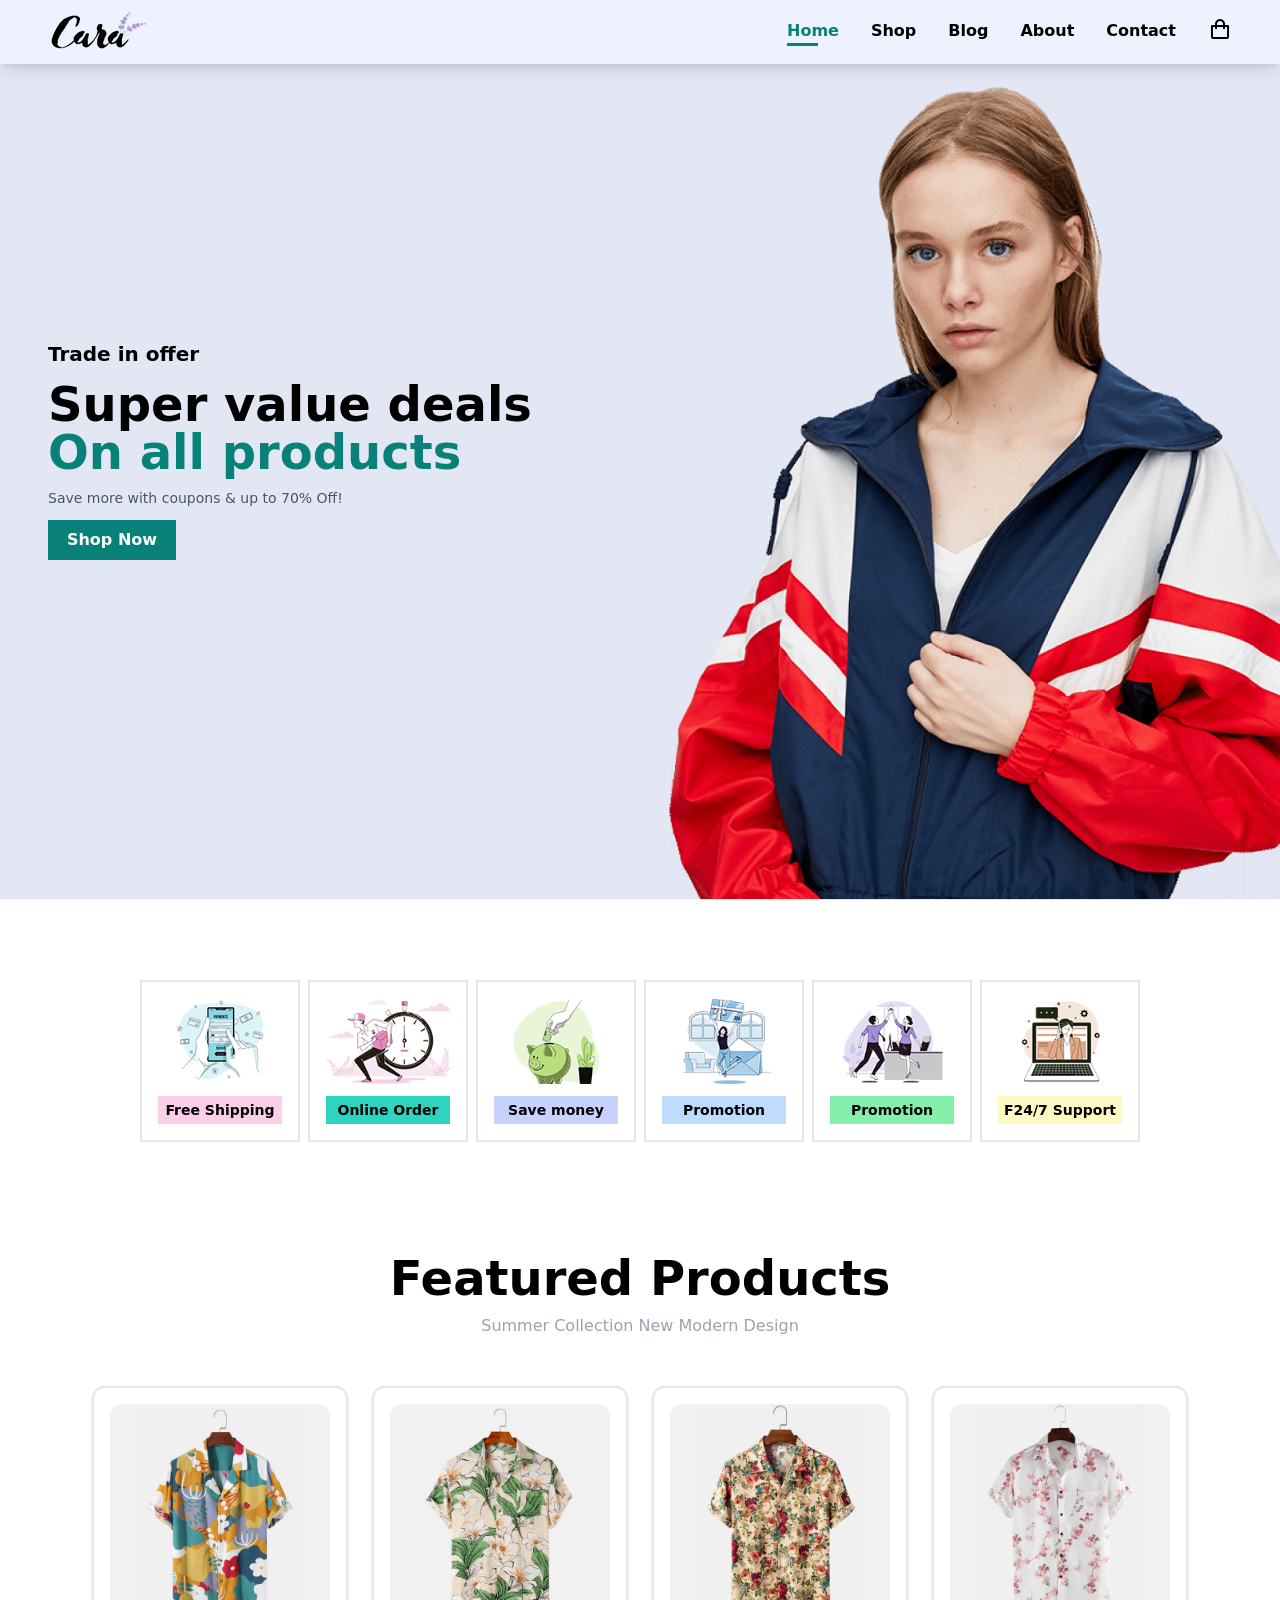
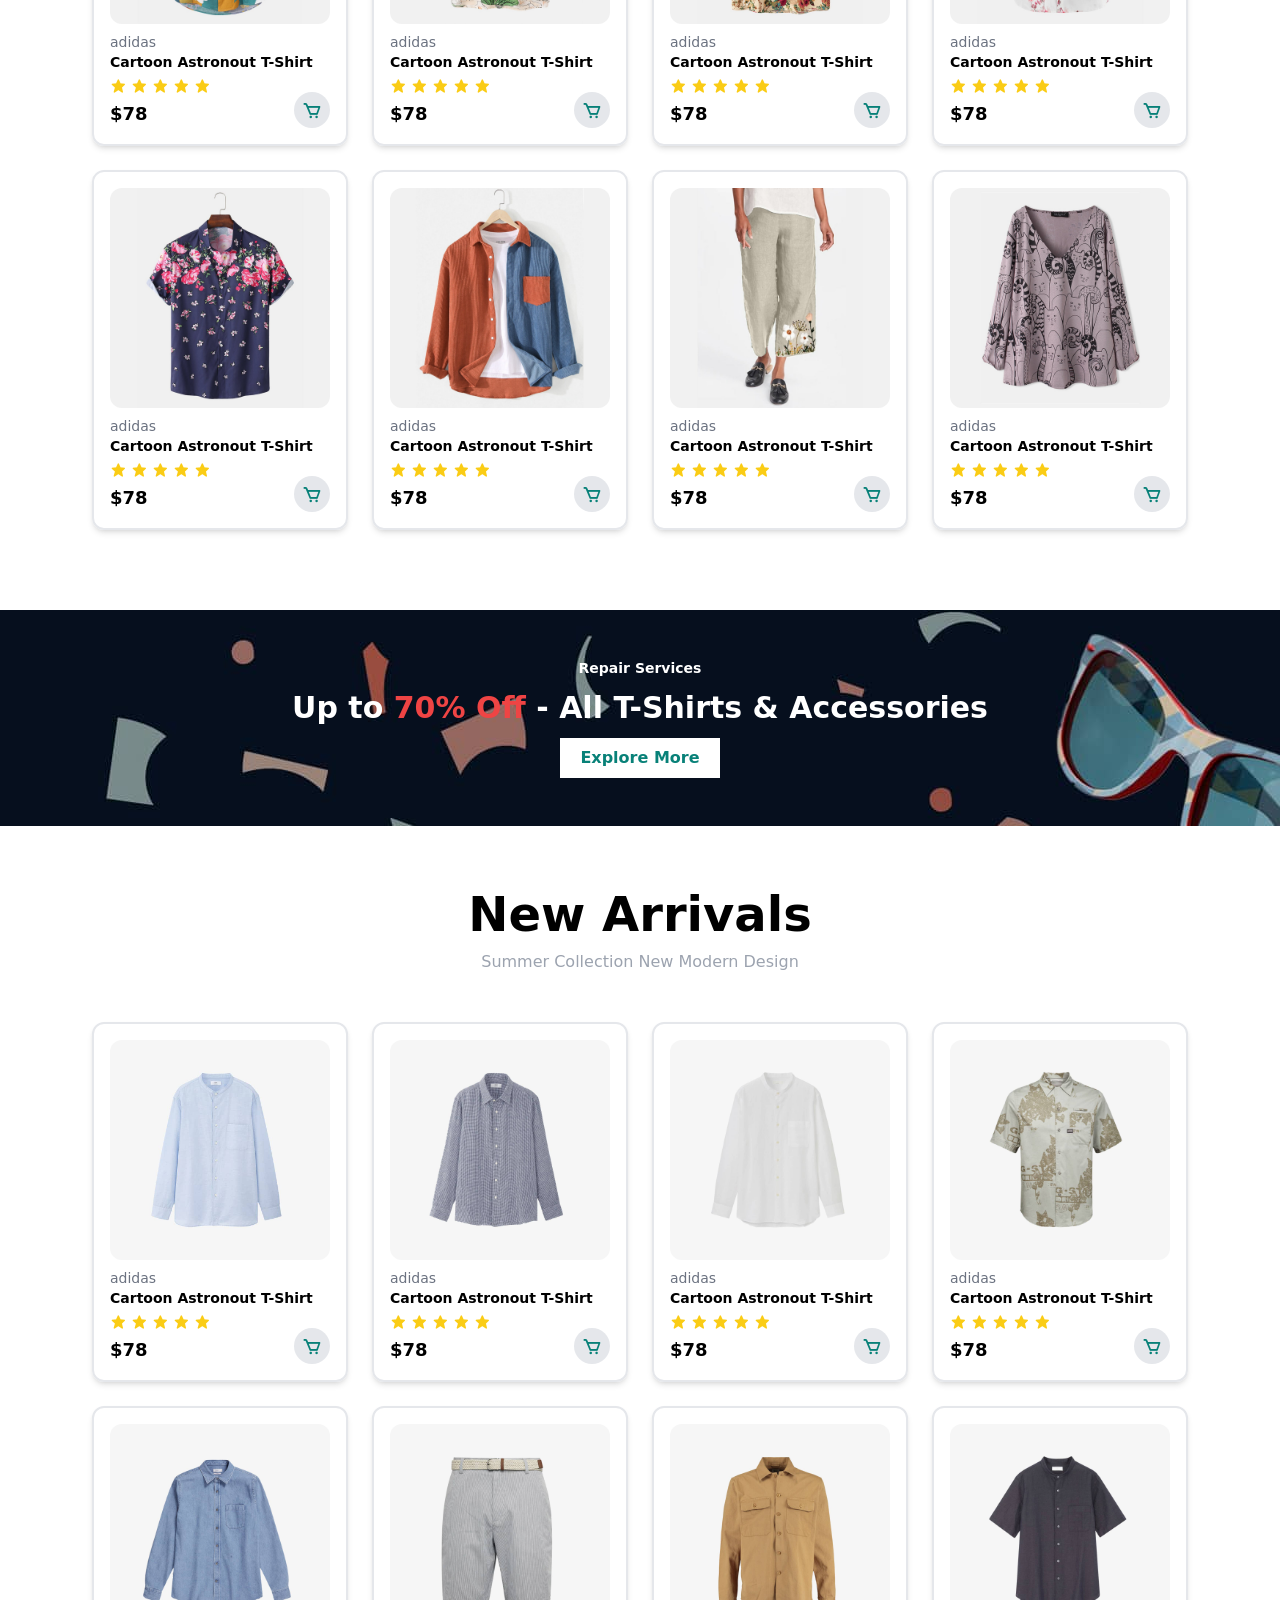
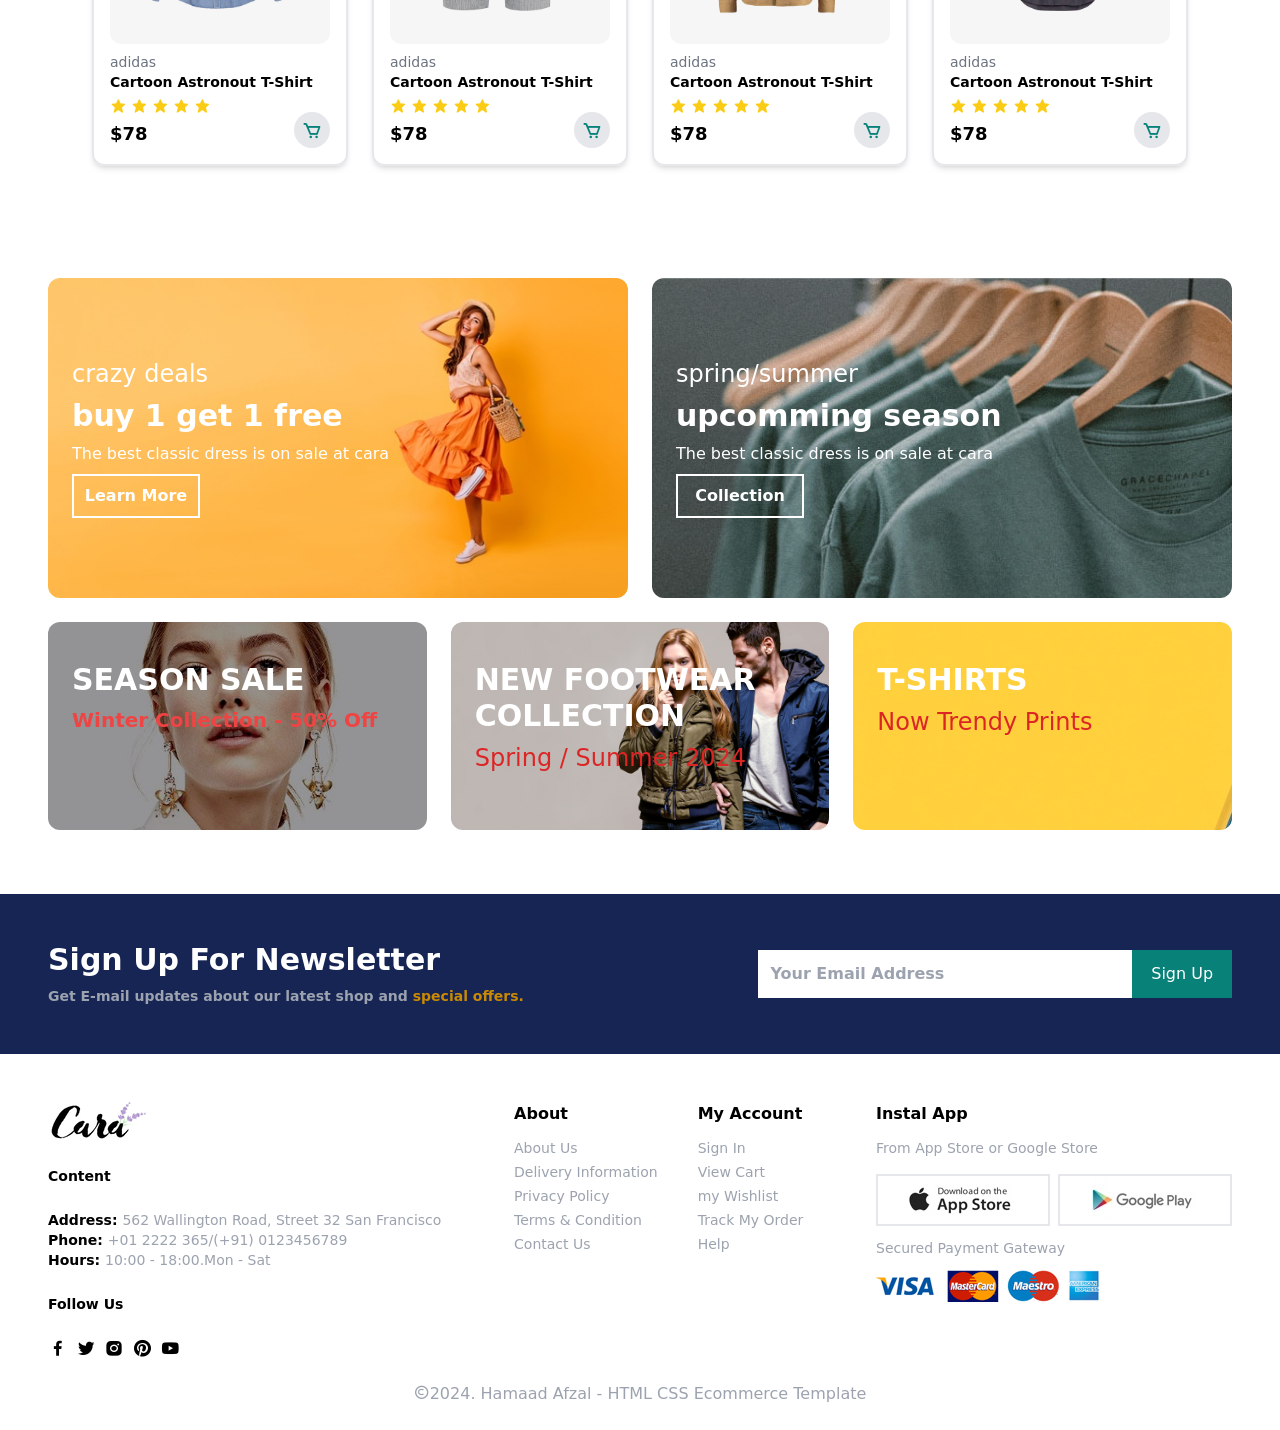
<file: index.html>
<!DOCTYPE html>
<html lang="en">

<head>
    <meta charset="UTF-8">
    <meta name="viewport" content="width=device-width, initial-scale=1.0">
    <title>Ecommerce Store</title>
    <link rel="stylesheet" href="css/main.css">
    <link href='https://unpkg.com/boxicons@2.1.4/css/boxicons.min.css' rel='stylesheet'>
</head>

<body>

    <!-- navbar -->
    <!-- nav container -->
    <div class="bg-indigo-50 px-6 md:px-12 fixed z-50 w-full shadow-lg">
        <nav class="h-16 flex items-center justify-between">
            <!-- logo -->
            <div>
                <a href="index.html"><img src="img/logo.png" alt=""></a>
            </div>
            <!-- navlinks -->
            <ul class="flex items-center gap-4 md:gap-8">
                <li class="hidden md:block underlineLink font-semibold active"><a href="index.html">Home</a></li>
                <li class="hidden md:block underlineLink font-semibold"><a href="shop.html">Shop</a></li>
                <li class="hidden md:block underlineLink font-semibold"><a href="blog.html">Blog</a></li>
                <li class="hidden md:block underlineLink font-semibold"><a href="about.html">About</a></li>
                <li class="hidden md:block underlineLink font-semibold"><a href="contact.html">Contact</a></li>
                <li class="text-3xl md:text-2xl"><a href="cartPage.html"><i class='bx bx-shopping-bag'></i></a></li>
                <li id="menuIcon" class="block md:hidden text-4xl cursor-pointer"><i class='bx bx-menu-alt-right'></i></li>
            </ul>
        </nav>

        <!-- mobile navbar -->

        <div id="navbar" class="block md:hidden absolute top-0 right-0 left-0 w-full h-screen bg-indigo-50 translate-x-full">
            <i id="closeMenu" class='bx bx-x text-3xl px-2 pt-4 absolute cursor-pointer'></i>
            <ul class="space-y-3 flex items-center justify-center flex-col h-screen">
                <li class="text-xl font-semibold hover:text-main-color mobileactive"><a href="index.html">Home</a></li>
                <li class="text-xl font-semibold hover:text-main-color"><a href="shop.html">Shop</a></li>
                <li class="text-xl font-semibold hover:text-main-color"><a href="blog.html">Blog</a></li>
                <li class="text-xl font-semibold hover:text-main-color"><a href="about.html">About</a></li>
                <li class="text-xl font-semibold hover:text-main-color"><a href="contact.html">Contact</a></li>
            </ul>
        </div>

    </div>

    <!-- hero-section -->

    <div class="h-screen bg-cover w-full bg-no-repeat bg-center" style="background-image: url(img/hero4.png); ">
        <!-- hero content -->
        <div class="flex justify-center flex-col h-screen px-6 md:px-12 space-y-3">
            <h2 class="text-xl font-semibold">Trade in offer</h2>
            <h1 class="text-4xl md:text-5xl font-bold">Super value deals <br> <span class="text-main-color">On all
                    products</span></h1>
            <p class="text-sm text-gray-600">Save more with coupons & up to 70% Off!</p>
            <!-- button -->
            <a href="shop.html"><button class="bg-main-color text-white w-32 py-2 px-4 cursor-pointer font-semibold transition duration-700 ease-in-out hover:text-main-color hover:bg-white">
                Shop Now
            </button></a>
            
        </div>
    </div>

    <!-- featured images -->

    <div class="mx-6 md:mx-12 py-20">
        <!-- card-container -->
        <div class="flex items-center justify-center flex-wrap gap-2">
            <!-- card-1 -->
            <div class="p-4 border-2 w-36 md:w-40">
                <img src="img/features/f1.png" alt="">
                <h3 class="bg-pink-200 py-1 font-bold text-sm text-center mt-3">Free Shipping</h3>
            </div>
            <!-- card-2 -->
            <div class="p-4 border-2 w-36 md:w-40">
                <img src="img/features/f2.png" alt="">
                <h3 class="bg-teal-400 py-1 font-bold text-sm text-center mt-3">Online Order</h3>
            </div>
            <!-- card-3 -->
            <div class="p-4 border-2 w-36 md:w-40">
                <img src="img/features/f3.png" alt="">
                <h3 class="bg-indigo-200 py-1 font-bold text-sm text-center mt-3">Save money</h3>
            </div>
            <!-- card-4 -->
            <div class="p-4 border-2 w-36 md:w-40">
                <img src="img/features/f4.png" alt="">
                <h3 class="bg-blue-200 py-1 font-bold text-sm text-center mt-3">Promotion</h3>
            </div>
            <!-- card-5 -->
            <div class="p-4 border-2 w-36 md:w-40">
                <img src="img/features/f5.png" alt="">
                <h3 class="bg-green-300 py-1 font-bold text-sm text-center mt-3">Promotion</h3>
            </div>
            <!-- card-6 -->
            <div class="p-4 border-2 w-36 md:w-40">
                <img src="img/features/f6.png" alt="">
                <h3 class="bg-yellow-100 py-1 font-bold text-sm text-center mt-3">F24/7 Support</h3>
            </div>
        </div>
    </div>

    <!-- featured products -->

    <div class="px-6 md:px-12 py-8">
        <h1 class="text-center text-3xl md:text-5xl font-semibold pb-3">Featured Products</h1>
        <p class="text-center text-gray-400">Summer Collection New Modern Design</p>
        <!-- featured card container -->
        <div class="flex items-center justify-center gap-6 flex-wrap py-12">
            <!-- card 1 -->
            <div class="border-2 shadow-md p-4 rounded-xl w-64">
               <a href="productPage.html"> <img class="rounded-xl" src="img/products/f1.jpg" alt=""></a>
                <p class="text-sm text-gray-500 pt-2">adidas</p>
                <p class="text-sm font-bold">Cartoon Astronout T-Shirt</p>
                <div class="flex items-end justify-between pt-1">
                    <div>
                        <!-- star container -->
                        <div class="">
                            <i class='bx bxs-star bx-flip-horizontal text-yellow-400'></i>
                            <i class='bx bxs-star bx-flip-horizontal text-yellow-400'></i>
                            <i class='bx bxs-star bx-flip-horizontal text-yellow-400'></i>
                            <i class='bx bxs-star bx-flip-horizontal text-yellow-400'></i>
                            <i class='bx bxs-star bx-flip-horizontal text-yellow-400'></i>
                        </div>
                        <p class="font-bold text-lg ">$78</p>
                    </div>
                    <div>
                        <i
                            class='bx bx-cart text-xl text-main-color bg-gray-200 p-2 rounded-full hover:bg-main-color hover:text-white cursor-pointer transition duration-500'></i>
                    </div>
                </div>
            </div>
            <!-- card 2 -->
            <div class="border-2 shadow-md p-4 rounded-xl w-64">
                <img class="rounded-xl" src="img/products/f2.jpg" alt="">
                <p class="text-sm text-gray-500 pt-2">adidas</p>
                <p class="text-sm font-bold">Cartoon Astronout T-Shirt</p>
                <div class="flex items-end justify-between pt-1">
                    <div>
                        <!-- star container -->
                        <div class="">
                            <i class='bx bxs-star bx-flip-horizontal text-yellow-400'></i>
                            <i class='bx bxs-star bx-flip-horizontal text-yellow-400'></i>
                            <i class='bx bxs-star bx-flip-horizontal text-yellow-400'></i>
                            <i class='bx bxs-star bx-flip-horizontal text-yellow-400'></i>
                            <i class='bx bxs-star bx-flip-horizontal text-yellow-400'></i>
                        </div>
                        <p class="font-bold text-lg ">$78</p>
                    </div>
                    <div>
                        <i
                            class='bx bx-cart text-xl text-main-color bg-gray-200 p-2 rounded-full hover:bg-main-color hover:text-white cursor-pointer transition duration-500'></i>
                    </div>
                </div>
            </div>
            <!-- card 3 -->
            <div class="border-2 shadow-md p-4 rounded-xl w-64">
                <img class="rounded-xl" src="img/products/f3.jpg" alt="">
                <p class="text-sm text-gray-500 pt-2">adidas</p>
                <p class="text-sm font-bold">Cartoon Astronout T-Shirt</p>
                <div class="flex items-end justify-between pt-1">
                    <div>
                        <!-- star container -->
                        <div class="">
                            <i class='bx bxs-star bx-flip-horizontal text-yellow-400'></i>
                            <i class='bx bxs-star bx-flip-horizontal text-yellow-400'></i>
                            <i class='bx bxs-star bx-flip-horizontal text-yellow-400'></i>
                            <i class='bx bxs-star bx-flip-horizontal text-yellow-400'></i>
                            <i class='bx bxs-star bx-flip-horizontal text-yellow-400'></i>
                        </div>
                        <p class="font-bold text-lg ">$78</p>
                    </div>
                    <div>
                        <i
                            class='bx bx-cart text-xl text-main-color bg-gray-200 p-2 rounded-full hover:bg-main-color hover:text-white cursor-pointer transition duration-500'></i>
                    </div>
                </div>
            </div>
            <!-- card 4 -->
            <div class="border-2 shadow-md p-4 rounded-xl w-64">
                <img class="rounded-xl" src="img/products/f4.jpg" alt="">
                <p class="text-sm text-gray-500 pt-2">adidas</p>
                <p class="text-sm font-bold">Cartoon Astronout T-Shirt</p>
                <div class="flex items-end justify-between pt-1">
                    <div>
                        <!-- star container -->
                        <div class="">
                            <i class='bx bxs-star bx-flip-horizontal text-yellow-400'></i>
                            <i class='bx bxs-star bx-flip-horizontal text-yellow-400'></i>
                            <i class='bx bxs-star bx-flip-horizontal text-yellow-400'></i>
                            <i class='bx bxs-star bx-flip-horizontal text-yellow-400'></i>
                            <i class='bx bxs-star bx-flip-horizontal text-yellow-400'></i>
                        </div>
                        <p class="font-bold text-lg ">$78</p>
                    </div>
                    <div>
                        <i
                            class='bx bx-cart text-xl text-main-color bg-gray-200 p-2 rounded-full hover:bg-main-color hover:text-white cursor-pointer transition duration-500'></i>
                    </div>
                </div>
            </div>
            <!-- card 5 -->
            <div class="border-2 shadow-md p-4 rounded-xl w-64">
                <img class="rounded-xl" src="img/products/f5.jpg" alt="">
                <p class="text-sm text-gray-500 pt-2">adidas</p>
                <p class="text-sm font-bold">Cartoon Astronout T-Shirt</p>
                <div class="flex items-end justify-between pt-1">
                    <div>
                        <!-- star container -->
                        <div class="">
                            <i class='bx bxs-star bx-flip-horizontal text-yellow-400'></i>
                            <i class='bx bxs-star bx-flip-horizontal text-yellow-400'></i>
                            <i class='bx bxs-star bx-flip-horizontal text-yellow-400'></i>
                            <i class='bx bxs-star bx-flip-horizontal text-yellow-400'></i>
                            <i class='bx bxs-star bx-flip-horizontal text-yellow-400'></i>
                        </div>
                        <p class="font-bold text-lg ">$78</p>
                    </div>
                    <div>
                        <i
                            class='bx bx-cart text-xl text-main-color bg-gray-200 p-2 rounded-full hover:bg-main-color hover:text-white cursor-pointer transition duration-500'></i>
                    </div>
                </div>
            </div>
            <!-- card 6 -->
            <div class="border-2 shadow-md p-4 rounded-xl w-64">
                <img class="rounded-xl" src="img/products/f6.jpg" alt="">
                <p class="text-sm text-gray-500 pt-2">adidas</p>
                <p class="text-sm font-bold">Cartoon Astronout T-Shirt</p>
                <div class="flex items-end justify-between pt-1">
                    <div>
                        <!-- star container -->
                        <div class="">
                            <i class='bx bxs-star bx-flip-horizontal text-yellow-400'></i>
                            <i class='bx bxs-star bx-flip-horizontal text-yellow-400'></i>
                            <i class='bx bxs-star bx-flip-horizontal text-yellow-400'></i>
                            <i class='bx bxs-star bx-flip-horizontal text-yellow-400'></i>
                            <i class='bx bxs-star bx-flip-horizontal text-yellow-400'></i>
                        </div>
                        <p class="font-bold text-lg ">$78</p>
                    </div>
                    <div>
                        <i
                            class='bx bx-cart text-xl text-main-color bg-gray-200 p-2 rounded-full hover:bg-main-color hover:text-white cursor-pointer transition duration-500'></i>
                    </div>
                </div>
            </div>
            <!-- card 7 -->
            <div class="border-2 shadow-md p-4 rounded-xl w-64">
                <img class="rounded-xl" src="img/products/f7.jpg" alt="">
                <p class="text-sm text-gray-500 pt-2">adidas</p>
                <p class="text-sm font-bold">Cartoon Astronout T-Shirt</p>
                <div class="flex items-end justify-between pt-1">
                    <div>
                        <!-- star container -->
                        <div class="">
                            <i class='bx bxs-star bx-flip-horizontal text-yellow-400'></i>
                            <i class='bx bxs-star bx-flip-horizontal text-yellow-400'></i>
                            <i class='bx bxs-star bx-flip-horizontal text-yellow-400'></i>
                            <i class='bx bxs-star bx-flip-horizontal text-yellow-400'></i>
                            <i class='bx bxs-star bx-flip-horizontal text-yellow-400'></i>
                        </div>
                        <p class="font-bold text-lg ">$78</p>
                    </div>
                    <div>
                        <i
                            class='bx bx-cart text-xl text-main-color bg-gray-200 p-2 rounded-full hover:bg-main-color hover:text-white cursor-pointer transition duration-500'></i>
                    </div>
                </div>
            </div>
            <!-- card 8 -->
            <div class="border-2 shadow-md p-4 rounded-xl w-64">
                <img class="rounded-xl" src="img/products/f8.jpg" alt="">
                <p class="text-sm text-gray-500 pt-2">adidas</p>
                <p class="text-sm font-bold">Cartoon Astronout T-Shirt</p>
                <div class="flex items-end justify-between pt-1">
                    <div>
                        <!-- star container -->
                        <div class="">
                            <i class='bx bxs-star bx-flip-horizontal text-yellow-400'></i>
                            <i class='bx bxs-star bx-flip-horizontal text-yellow-400'></i>
                            <i class='bx bxs-star bx-flip-horizontal text-yellow-400'></i>
                            <i class='bx bxs-star bx-flip-horizontal text-yellow-400'></i>
                            <i class='bx bxs-star bx-flip-horizontal text-yellow-400'></i>
                        </div>
                        <p class="font-bold text-lg ">$78</p>
                    </div>
                    <div>
                        <i
                            class='bx bx-cart text-xl text-main-color bg-gray-200 p-2 rounded-full hover:bg-main-color hover:text-white cursor-pointer transition duration-500'></i>
                    </div>
                </div>
            </div>
        </div>

    </div>

    <!-- special offer -->

    <div class="w-full h-auto bg-cover bg-no-repeat" style="background: url('img/banner/b2.jpg');">
        <div class="flex items-center justify-center flex-col">
            <div class="text-white text-center py-12 px-6 space-y-3">
                <h3 class="text-sm font-bold">Repair Services</h3>
                <h2 class="text-3xl font-bold">Up to <span class="text-red-500">70% Off</span> - All T-Shirts &
                    Accessories</h2>
                <button
                    class="bg-white text-main-color w-40 py-2 px-4 cursor-pointer hover:text-white hover:bg-main-color font-bold transition duration-500">Explore
                    More</button>
            </div>
        </div>
    </div>

    <!-- arrivals section -->

    <div class="mx-6 py-16 md:mx-12">
        <h1 class="text-center text-3xl md:text-5xl font-semibold pb-3">New Arrivals</h1>
        <p class="text-center text-gray-400">Summer Collection New Modern Design</p>
        <!-- arrival card container -->
        <div class="flex items-center justify-center gap-6 flex-wrap py-12">
            <!-- card 1 -->
            <div class="border-2 shadow-md p-4 rounded-xl w-64">
                <img class="rounded-xl" src="img/products/n1.jpg" alt="">
                <p class="text-sm text-gray-500 pt-2">adidas</p>
                <p class="text-sm font-bold">Cartoon Astronout T-Shirt</p>
                <div class="flex items-end justify-between pt-1">
                    <div>
                        <!-- star container -->
                        <div class="">
                            <i class='bx bxs-star bx-flip-horizontal text-yellow-400'></i>
                            <i class='bx bxs-star bx-flip-horizontal text-yellow-400'></i>
                            <i class='bx bxs-star bx-flip-horizontal text-yellow-400'></i>
                            <i class='bx bxs-star bx-flip-horizontal text-yellow-400'></i>
                            <i class='bx bxs-star bx-flip-horizontal text-yellow-400'></i>
                        </div>
                        <p class="font-bold text-lg ">$78</p>
                    </div>
                    <div>
                        <i
                            class='bx bx-cart text-xl text-main-color bg-gray-200 p-2 rounded-full hover:bg-main-color hover:text-white cursor-pointer transition duration-500'></i>
                    </div>
                </div>
            </div>
            <!-- card 2 -->
            <div class="border-2 shadow-md p-4 rounded-xl w-64">
                <img class="rounded-xl" src="img/products/n2.jpg" alt="">
                <p class="text-sm text-gray-500 pt-2">adidas</p>
                <p class="text-sm font-bold">Cartoon Astronout T-Shirt</p>
                <div class="flex items-end justify-between pt-1">
                    <div>
                        <!-- star container -->
                        <div class="">
                            <i class='bx bxs-star bx-flip-horizontal text-yellow-400'></i>
                            <i class='bx bxs-star bx-flip-horizontal text-yellow-400'></i>
                            <i class='bx bxs-star bx-flip-horizontal text-yellow-400'></i>
                            <i class='bx bxs-star bx-flip-horizontal text-yellow-400'></i>
                            <i class='bx bxs-star bx-flip-horizontal text-yellow-400'></i>
                        </div>
                        <p class="font-bold text-lg ">$78</p>
                    </div>
                    <div>
                        <i
                            class='bx bx-cart text-xl text-main-color bg-gray-200 p-2 rounded-full hover:bg-main-color hover:text-white cursor-pointer transition duration-500'></i>
                    </div>
                </div>
            </div>
            <!-- card 3 -->
            <div class="border-2 shadow-md p-4 rounded-xl w-64">
                <img class="rounded-xl" src="img/products/n3.jpg" alt="">
                <p class="text-sm text-gray-500 pt-2">adidas</p>
                <p class="text-sm font-bold">Cartoon Astronout T-Shirt</p>
                <div class="flex items-end justify-between pt-1">
                    <div>
                        <!-- star container -->
                        <div class="">
                            <i class='bx bxs-star bx-flip-horizontal text-yellow-400'></i>
                            <i class='bx bxs-star bx-flip-horizontal text-yellow-400'></i>
                            <i class='bx bxs-star bx-flip-horizontal text-yellow-400'></i>
                            <i class='bx bxs-star bx-flip-horizontal text-yellow-400'></i>
                            <i class='bx bxs-star bx-flip-horizontal text-yellow-400'></i>
                        </div>
                        <p class="font-bold text-lg ">$78</p>
                    </div>
                    <div>
                        <i
                            class='bx bx-cart text-xl text-main-color bg-gray-200 p-2 rounded-full hover:bg-main-color hover:text-white cursor-pointer transition duration-500'></i>
                    </div>
                </div>
            </div>
            <!-- card 4 -->
            <div class="border-2 shadow-md p-4 rounded-xl w-64">
                <img class="rounded-xl" src="img/products/n4.jpg" alt="">
                <p class="text-sm text-gray-500 pt-2">adidas</p>
                <p class="text-sm font-bold">Cartoon Astronout T-Shirt</p>
                <div class="flex items-end justify-between pt-1">
                    <div>
                        <!-- star container -->
                        <div class="">
                            <i class='bx bxs-star bx-flip-horizontal text-yellow-400'></i>
                            <i class='bx bxs-star bx-flip-horizontal text-yellow-400'></i>
                            <i class='bx bxs-star bx-flip-horizontal text-yellow-400'></i>
                            <i class='bx bxs-star bx-flip-horizontal text-yellow-400'></i>
                            <i class='bx bxs-star bx-flip-horizontal text-yellow-400'></i>
                        </div>
                        <p class="font-bold text-lg ">$78</p>
                    </div>
                    <div>
                        <i
                            class='bx bx-cart text-xl text-main-color bg-gray-200 p-2 rounded-full hover:bg-main-color hover:text-white cursor-pointer transition duration-500'></i>
                    </div>
                </div>
            </div>
            <!-- card 5 -->
            <div class="border-2 shadow-md p-4 rounded-xl w-64">
                <img class="rounded-xl" src="img/products/n5.jpg" alt="">
                <p class="text-sm text-gray-500 pt-2">adidas</p>
                <p class="text-sm font-bold">Cartoon Astronout T-Shirt</p>
                <div class="flex items-end justify-between pt-1">
                    <div>
                        <!-- star container -->
                        <div class="">
                            <i class='bx bxs-star bx-flip-horizontal text-yellow-400'></i>
                            <i class='bx bxs-star bx-flip-horizontal text-yellow-400'></i>
                            <i class='bx bxs-star bx-flip-horizontal text-yellow-400'></i>
                            <i class='bx bxs-star bx-flip-horizontal text-yellow-400'></i>
                            <i class='bx bxs-star bx-flip-horizontal text-yellow-400'></i>
                        </div>
                        <p class="font-bold text-lg ">$78</p>
                    </div>
                    <div>
                        <i
                            class='bx bx-cart text-xl text-main-color bg-gray-200 p-2 rounded-full hover:bg-main-color hover:text-white cursor-pointer transition duration-500'></i>
                    </div>
                </div>
            </div>
            <!-- card 6 -->
            <div class="border-2 shadow-md p-4 rounded-xl w-64">
                <img class="rounded-xl" src="img/products/n6.jpg" alt="">
                <p class="text-sm text-gray-500 pt-2">adidas</p>
                <p class="text-sm font-bold">Cartoon Astronout T-Shirt</p>
                <div class="flex items-end justify-between pt-1">
                    <div>
                        <!-- star container -->
                        <div class="">
                            <i class='bx bxs-star bx-flip-horizontal text-yellow-400'></i>
                            <i class='bx bxs-star bx-flip-horizontal text-yellow-400'></i>
                            <i class='bx bxs-star bx-flip-horizontal text-yellow-400'></i>
                            <i class='bx bxs-star bx-flip-horizontal text-yellow-400'></i>
                            <i class='bx bxs-star bx-flip-horizontal text-yellow-400'></i>
                        </div>
                        <p class="font-bold text-lg ">$78</p>
                    </div>
                    <div>
                        <i
                            class='bx bx-cart text-xl text-main-color bg-gray-200 p-2 rounded-full hover:bg-main-color hover:text-white cursor-pointer transition duration-500'></i>
                    </div>
                </div>
            </div>
            <!-- card 7 -->
            <div class="border-2 shadow-md p-4 rounded-xl w-64">
                <img class="rounded-xl" src="img/products/n7.jpg" alt="">
                <p class="text-sm text-gray-500 pt-2">adidas</p>
                <p class="text-sm font-bold">Cartoon Astronout T-Shirt</p>
                <div class="flex items-end justify-between pt-1">
                    <div>
                        <!-- star container -->
                        <div class="">
                            <i class='bx bxs-star bx-flip-horizontal text-yellow-400'></i>
                            <i class='bx bxs-star bx-flip-horizontal text-yellow-400'></i>
                            <i class='bx bxs-star bx-flip-horizontal text-yellow-400'></i>
                            <i class='bx bxs-star bx-flip-horizontal text-yellow-400'></i>
                            <i class='bx bxs-star bx-flip-horizontal text-yellow-400'></i>
                        </div>
                        <p class="font-bold text-lg ">$78</p>
                    </div>
                    <div>
                        <i
                            class='bx bx-cart text-xl text-main-color bg-gray-200 p-2 rounded-full hover:bg-main-color hover:text-white cursor-pointer transition duration-500'></i>
                    </div>
                </div>
            </div>
            <!-- card 8 -->
            <div class="border-2 shadow-md p-4 rounded-xl w-64">
                <img class="rounded-xl" src="img/products/n8.jpg" alt="">
                <p class="text-sm text-gray-500 pt-2">adidas</p>
                <p class="text-sm font-bold">Cartoon Astronout T-Shirt</p>
                <div class="flex items-end justify-between pt-1">
                    <div>
                        <!-- star container -->
                        <div class="">
                            <i class='bx bxs-star bx-flip-horizontal text-yellow-400'></i>
                            <i class='bx bxs-star bx-flip-horizontal text-yellow-400'></i>
                            <i class='bx bxs-star bx-flip-horizontal text-yellow-400'></i>
                            <i class='bx bxs-star bx-flip-horizontal text-yellow-400'></i>
                            <i class='bx bxs-star bx-flip-horizontal text-yellow-400'></i>
                        </div>
                        <p class="font-bold text-lg ">$78</p>
                    </div>
                    <div>
                        <i
                            class='bx bx-cart text-xl text-main-color bg-gray-200 p-2 rounded-full hover:bg-main-color hover:text-white cursor-pointer transition duration-500'></i>
                    </div>
                </div>
            </div>
        </div>
    </div>

    <!-- some special offers -->

    <div class="w-full gap-6 px-6 md:px-12 pb-16">
        <!-- offer row 1 -->
        <div class="flex flex-col md:flex-row items-center justify-between gap-6">
            <!-- offer 1 -->
            <div class="w-full h-auto bg-cover bg-no-repeat rounded-xl"
                style="background: url('img/banner/b17.jpg');  background-repeat: no-repeat; background-size: cover;">
                <div class="px-6 py-20 flex justify-center flex-col text-white space-y-2">
                    <h5 class="text-2xl">crazy deals</h5>
                    <h2 class="text-3xl font-bold">buy 1 get 1 free</h2>
                    <p>The best classic dress is on sale at cara</p>
                    <button
                        class="border-2 border-white w-32 py-2 font-bold hover:bg-white hover:text-main-color transition duration-500">Learn
                        More</button>
                </div>
            </div>
            <!-- offer 2 -->
            <div class="w-full  bg-cover rounded-xl"
                style="background: url('img/banner/b10.jpg'); background-repeat: no-repeat; background-size: cover;">
                <div class="px-6 py-20 flex justify-center flex-col text-white space-y-2">
                    <h5 class="text-2xl">spring/summer</h5>
                    <h2 class="text-3xl font-bold">upcomming season</h2>
                    <p>The best classic dress is on sale at cara</p>
                    <button
                        class="border-2 border-white w-32 py-2 font-bold hover:bg-white hover:text-main-color transition duration-500">Collection</button>
                </div>
            </div>
        </div>
        <!-- offer row 2 -->
        <div class="pt-6 flex flex-col md:flex-row items-center justify-between gap-6">
            <!-- offer 1 -->
            <div class="w-full h-auto md:h-52 rounded-xl"
                style="background: url('img/banner/b7.jpg');  background-repeat: no-repeat; background-size: cover;">
                <div class="px-6 py-10 flex justify-center flex-col text-white space-y-2">
                    <h2 class="text-3xl font-bold uppercase">Season Sale</h2>
                    <h5 class="text-xl font-bold text-red-500">Winter Collection - 50% Off</h5>
                </div>
            </div>
            <!-- offer 2 -->
            <div class="w-full h-auto md:h-52 bg-cover rounded-xl"
                style="background: url('img/banner/b4.jpg'); background-repeat: no-repeat; background-size: cover;">
                <div class="px-6 py-10 flex justify-center flex-col text-white space-y-2">
                    <h2 class="text-3xl font-bold uppercase">New Footwear collection</h2>
                    <h5 class="text-2xl text-red-600">Spring / Summer 2024</h5>
                </div>
            </div>
            <!-- offer 3 -->
            <div class="w-full h-auto md:h-52 bg-cover rounded-xl"
                style="background: url('img/banner/b16.jpg'); background-repeat: no-repeat; background-size: auto;">
                <div class="px-6 py-10 flex justify-center flex-col text-white space-y-2">
                    <h2 class="text-3xl font-bold uppercase">T-Shirts</h2>
                    <h5 class="text-2xl text-red-600">Now Trendy Prints</h5>
                </div>
            </div>
        </div>
    </div>

    <!-- newsletter -->

    <div
        class="w-full px-6 md:px-12 py-12 bg-blue-950 flex items-start md:items-center justify-between flex-col md:flex-row">
        <div class="w-full md:w-1/2 text-white">
            <h1 class="text-3xl font-semibold pb-2">Sign Up For Newsletter</h1>
            <p class="text-sm text-gray-400 font-semibold">Get E-mail updates about our latest shop and <span
                    class="text-yellow-600">special offers.</span> </p>
        </div>
        <div class="w-full md:w-2/5 mt-8 md:mt-0 bg-white flex items-center justify-between">
            <input class="w-full p-3 border-none outline-none font-semibold" type="text"
                placeholder="Your Email Address">
            <button class="bg-main-color text-white w-32 py-3">Sign Up</button>
        </div>
    </div>

    <!-- footer -->

    <footer class="px-6 md:px-12 pt-12 flex items-start justify-between flex-wrap">
        <!-- col 1 -->
        <div class="max-w-md">
            <img src="img/logo.png" alt="">
            <p class="font-bold text-sm py-6">Content</p>
            <h5 class="text-sm text-gray-400"><span class="font-semibold text-black">Address: </span>562 Wallington
                Road, Street 32 San Francisco</h5>
            <h5 class="text-sm text-gray-400"><span class="font-semibold text-black">Phone: </span>+01 2222 365/(+91)
                0123456789</h5>
            <h5 class="text-sm text-gray-400"><span class="font-semibold text-black">Hours: </span>10:00 - 18:00.Mon -
                Sat</h5>
            <p class="text-sm font-bold py-6">Follow Us</p>
            <!-- social icons -->
            <div class="flex items-center gap-2">
                <i class='bx bxl-facebook text-xl'></i>
                <i class='bx bxl-twitter text-xl'></i>
                <i class='bx bxl-instagram-alt text-xl'></i>
                <i class='bx bxl-pinterest text-xl'></i>
                <i class='bx bxl-youtube text-xl'></i>
            </div>
        </div>
        <!-- col 2 -->
        <div class="max-w-2xl mt-6 md:mt-0">
            <!-- col 2 row -->
            <div class="w-1/2 flex justify-between items-center gap-10">
                <!-- sub col 1 -->
                <div class="">
                    <h3 class="font-bold pb-3">About</h3>
                    <h3 class="text-gray-400 text-sm whitespace-nowrap pb-1">About Us</h3>
                    <h3 class="text-gray-400 text-sm whitespace-nowrap pb-1">Delivery Information</h3>
                    <h3 class="text-gray-400 text-sm whitespace-nowrap pb-1">Privacy Policy</h3>
                    <h3 class="text-gray-400 text-sm whitespace-nowrap pb-1">Terms & Condition</h3>
                    <h3 class="text-gray-400 text-sm whitespace-nowrap">Contact Us</h3>
                </div>
                <!-- sub col 2 -->
                <div class="">
                    <h3 class="font-bold pb-3">My Account</h3>
                    <h3 class="text-gray-400 text-sm whitespace-nowrap pb-1">Sign In</h3>
                    <h3 class="text-gray-400 text-sm whitespace-nowrap pb-1">View Cart</h3>
                    <h3 class="text-gray-400 text-sm whitespace-nowrap pb-1">my Wishlist</h3>
                    <h3 class="text-gray-400 text-sm whitespace-nowrap pb-1">Track My Order</h3>
                    <h3 class="text-gray-400 text-sm whitespace-nowrap">Help</h3>
                </div>
            </div>

        </div>
        <!-- col 3 -->
        <div class="max-w-md mt-6 md:mt-0">
            <h5 class="font-bold pb-3">Instal App</h5>
            <p class="text-gray-400 text-sm whitespace-nowrap pb-1">From App Store or Google Store</p>
            <div class="flex gap-2 py-3 flex-col md:flex-row">
                <img class="border-2" src="img/pay/app.jpg" alt="">
                <img class="border-2" src="img/pay/play.jpg" alt="">
            </div>
            <p class="text-gray-400 text-sm whitespace-nowrap pb-3">Secured Payment Gateway</p>
            <img src="img/pay/pay.png" alt="">
        </div>
    </footer>

    <p class="text-gray-400 text-center py-6"><i class='bx bx-copyright'></i>2024. Hamaad Afzal - HTML CSS Ecommerce
        Template</p>

    <!-- top btn -->

    <button id="scrollToTopBtn" class="hidden fixed bottom-8 right-6 bg-main-color text-white border-none rounded-md p-2 cursor-pointer text-2xl"><i class='bx bxs-arrow-to-top text-3xl font-bold'></i></button>


    <script src="script.js"></script>
</body>

</html>
</file>
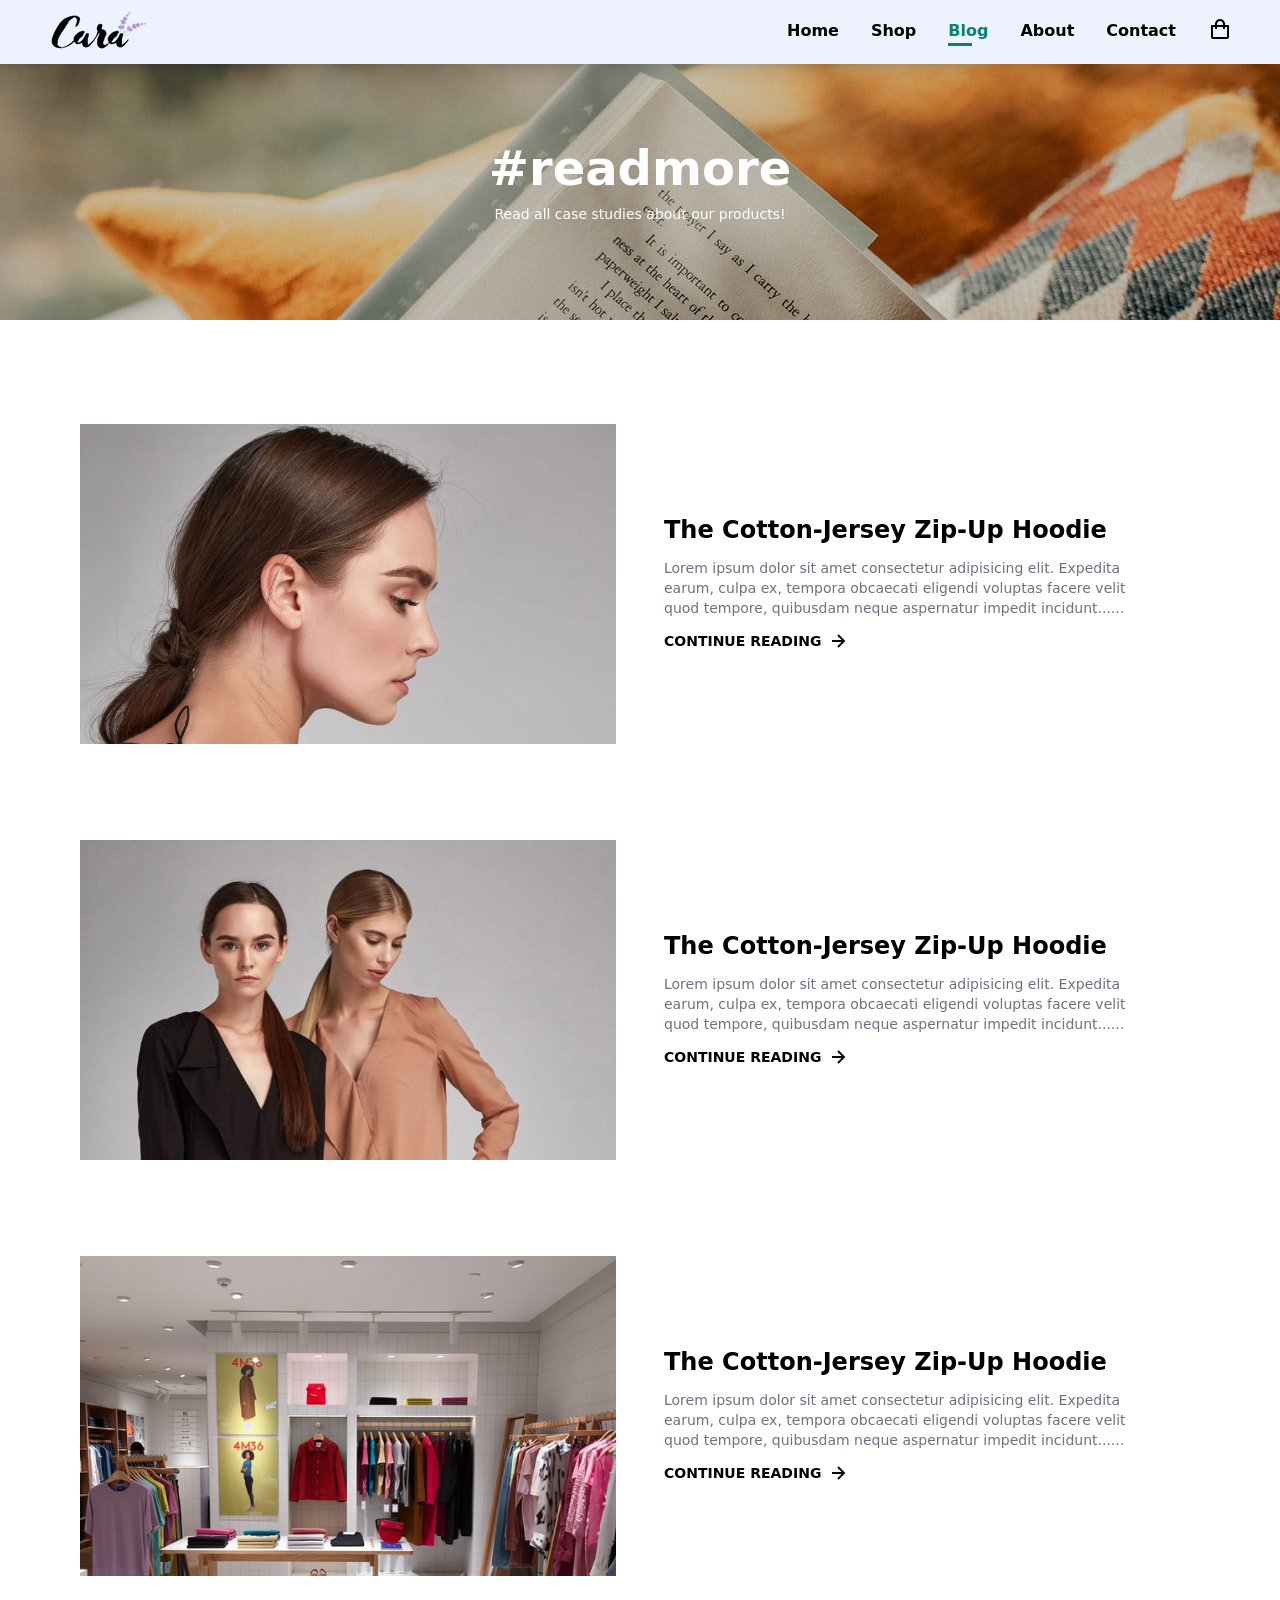
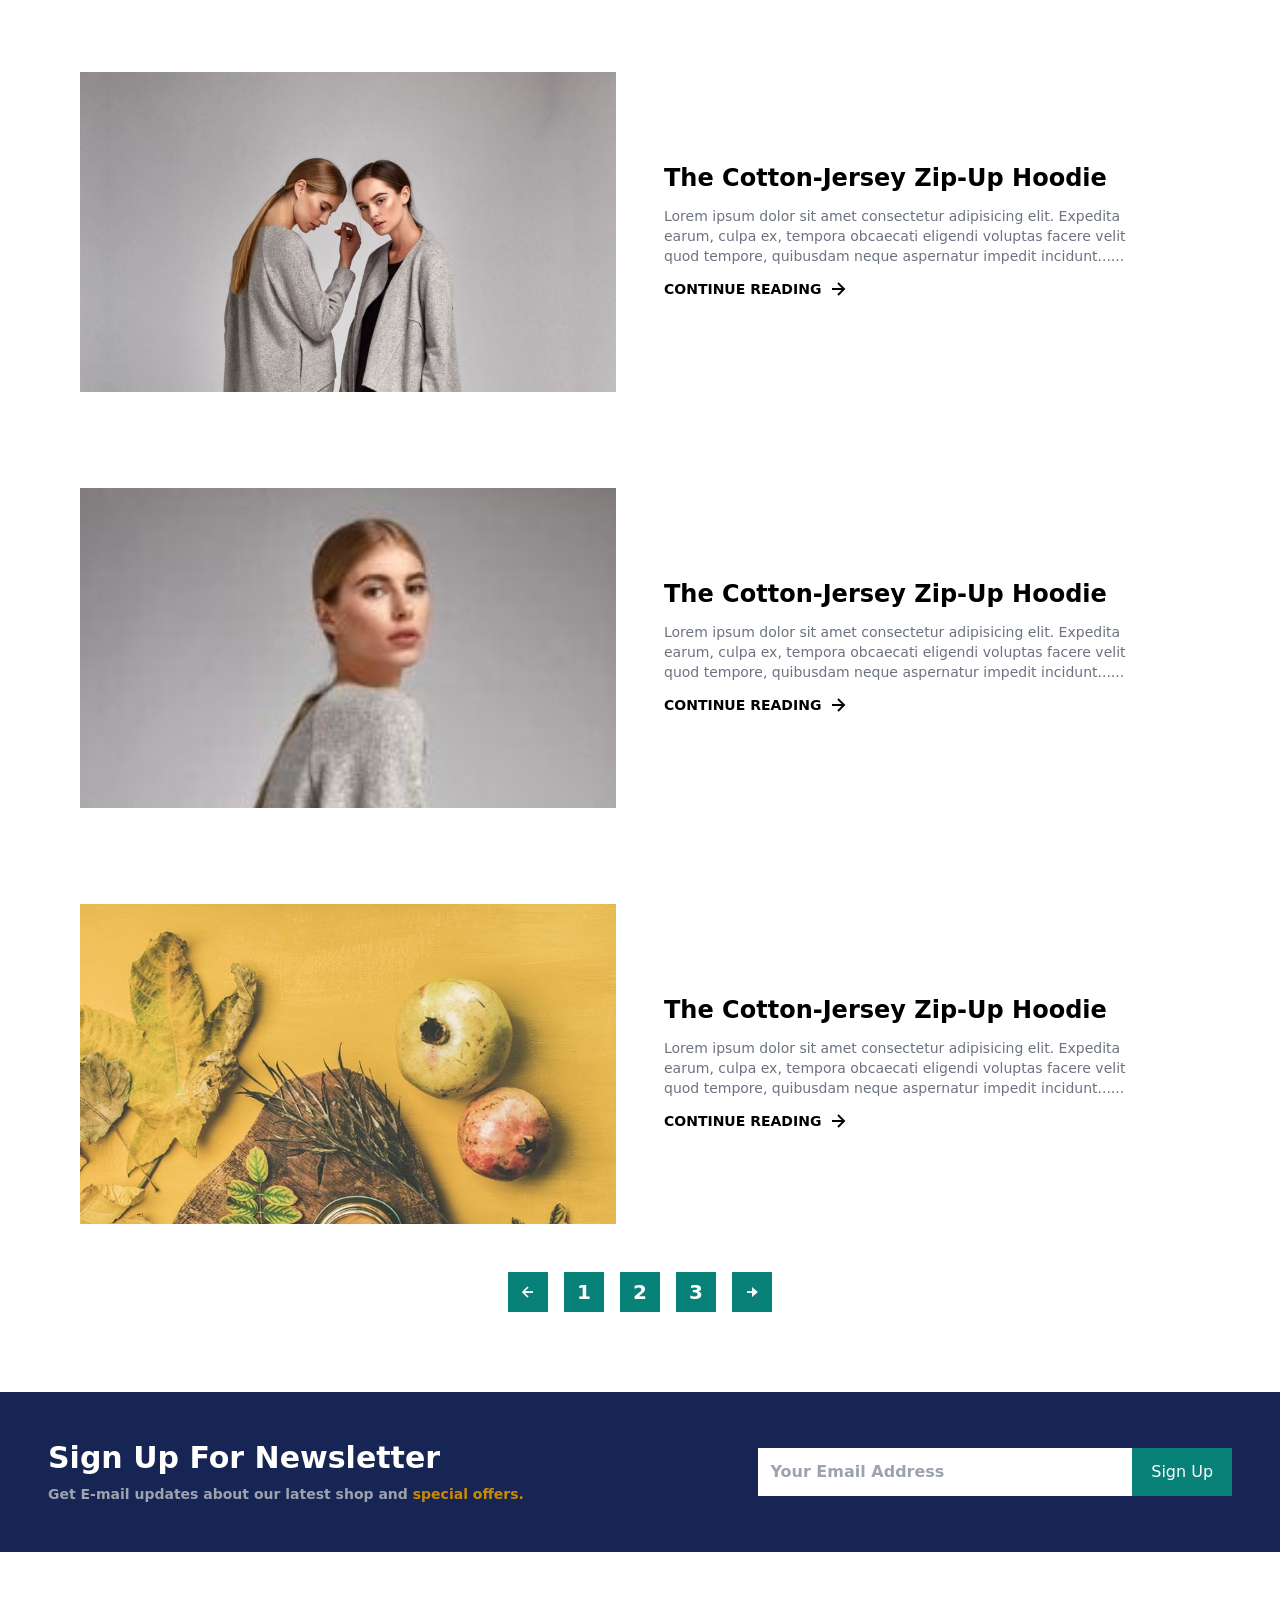
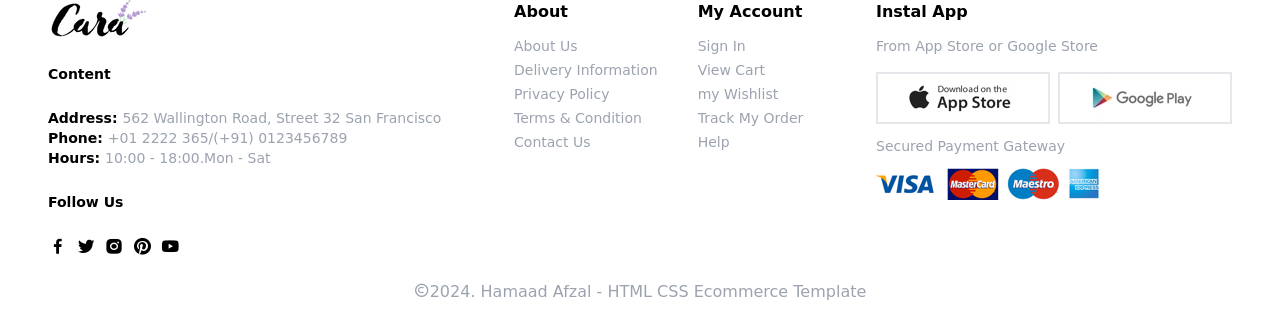
<file: blog.html>
<!DOCTYPE html>
<html lang="en">

<head>
    <meta charset="UTF-8">
    <meta name="viewport" content="width=device-width, initial-scale=1.0">
    <title>Ecommerce Store | Blog Page</title>
    <link rel="stylesheet" href="css/main.css">
    <link href='https://unpkg.com/boxicons@2.1.4/css/boxicons.min.css' rel='stylesheet'>
</head>

<body>

    <!-- navbar -->
    <!-- nav container -->
    <div class="bg-indigo-50 px-6 md:px-12 fixed z-50 w-full shadow-lg">
        <nav class="h-16 flex items-center justify-between">
            <!-- logo -->
            <div>
                <a href="index.html"><img src="img/logo.png" alt=""></a>
            </div>
            <!-- navlinks -->
            <ul class="flex items-center gap-4 md:gap-8">
                <li class="hidden md:block underlineLink font-semibold"><a href="index.html">Home</a></li>
                <li class="hidden md:block underlineLink font-semibold"><a href="shop.html">Shop</a></li>
                <li class="hidden md:block underlineLink font-semibold active"><a href="blog.html">Blog</a></li>
                <li class="hidden md:block underlineLink font-semibold"><a href="about.html">About</a></li>
                <li class="hidden md:block underlineLink font-semibold"><a href="contact.html">Contact</a></li>
                <li class="text-3xl md:text-2xl"><a href="cartPage.html"><i class='bx bx-shopping-bag'></i></a></li>
                <li id="menuIcon" class="block md:hidden text-4xl cursor-pointer"><i class='bx bx-menu-alt-right'></i></li>
            </ul>
        </nav>

        <!-- mobile navbar -->

        <div id="navbar" class="block md:hidden absolute top-0 right-0 left-0 w-full h-screen bg-indigo-50 translate-x-full">
            <i id="closeMenu" class='bx bx-x text-3xl px-2 pt-4 absolute cursor-pointer'></i>
            <ul class="space-y-3 flex items-center justify-center flex-col h-screen">
                <li class="text-xl font-semibold hover:text-main-color "><a href="index.html">Home</a></li>
                <li class="text-xl font-semibold hover:text-main-color"><a href="shop.html">Shop</a></li>
                <li class="text-xl font-semibold hover:text-main-color mobileactive"><a href="blog.html">Blog</a></li>
                <li class="text-xl font-semibold hover:text-main-color"><a href="about.html">About</a></li>
                <li class="text-xl font-semibold hover:text-main-color"><a href="contact.html">Contact</a></li>
            </ul>
        </div>


    </div>

    <!-- hero-section -->

    <div class=" h-autobg-cover w-full bg-top bg-no-repeat" style="background-image: url(img/banner/b19.jpg); ">
        <!-- hero content -->
        <div class="flex justify-center flex-col px-6 pt-36 pb-24 md:px-12 space-y-3 text-center text-white">
            <h1 class="text-4xl md:text-5xl font-semibold">#readmore</h1>
            <p class="text-sm">Read all case studies about our products!</p>
        </div>
    </div>

    <!-- blog section -->

    <div class="mx-6 md:mx-20 pt-14 pb-20">

        <!-- blog 1 -->
        <div class="flex flex-col md:flex-row items-center justify-between gap-0 py-12 md:gap-12">
            <!-- left container -->
            <div class="w-full md:w-1/2 h-80">
                <img class="w-full h-full object-cover object-top" src="img/blog/b1.jpg" alt="">
            </div>
            <!-- right container -->
            <div class="w-full md:w-1/2 space-y-3 pt-8 md:pt-0">
                <h3 class="text-2xl font-semibold">The Cotton-Jersey Zip-Up Hoodie</h3>
                <p class="text-sm text-gray-500 text-balance">Lorem ipsum dolor sit amet consectetur adipisicing elit. Expedita earum, culpa ex, tempora obcaecati eligendi voluptas facere velit quod tempore, quibusdam neque aspernatur impedit incidunt......</p>
                <h4 class="text-sm font-bold">CONTINUE READING <span><i class='bx bx-right-arrow-alt align-middle text-2xl'></i></span></h4>
            </div>
        </div>
        <!-- blog 2 -->
        <div class="flex flex-col md:flex-row items-center justify-between gap-0 py-12 md:gap-12">
            <!-- left container -->
            <div class="w-full md:w-1/2 h-80">
                <img class="w-full h-full object-cover object-top" src="img/blog/b2.jpg" alt="">
            </div>
            <!-- right container -->
            <div class="w-full md:w-1/2 space-y-3 pt-8 md:pt-0">
                <h3 class="text-2xl font-semibold">The Cotton-Jersey Zip-Up Hoodie</h3>
                <p class="text-sm text-gray-500 text-balance">Lorem ipsum dolor sit amet consectetur adipisicing elit. Expedita earum, culpa ex, tempora obcaecati eligendi voluptas facere velit quod tempore, quibusdam neque aspernatur impedit incidunt......</p>
                <h4 class="text-sm font-bold">CONTINUE READING <span><i class='bx bx-right-arrow-alt align-middle text-2xl'></i></span></h4>
            </div>
        </div>
        <!-- blog 3 -->
        <div class="flex flex-col md:flex-row items-center justify-between gap-0 py-12 md:gap-12">
            <!-- left container -->
            <div class="w-full md:w-1/2 h-80">
                <img class="w-full h-full object-cover object-top" src="img/blog/b3.jpg" alt="">
            </div>
            <!-- right container -->
            <div class="w-full md:w-1/2 space-y-3 pt-8 md:pt-0">
                <h3 class="text-2xl font-semibold">The Cotton-Jersey Zip-Up Hoodie</h3>
                <p class="text-sm text-gray-500 text-balance">Lorem ipsum dolor sit amet consectetur adipisicing elit. Expedita earum, culpa ex, tempora obcaecati eligendi voluptas facere velit quod tempore, quibusdam neque aspernatur impedit incidunt......</p>
                <h4 class="text-sm font-bold">CONTINUE READING <span><i class='bx bx-right-arrow-alt align-middle text-2xl'></i></span></h4>
            </div>
        </div>
        <!-- blog 4 -->
        <div class="flex flex-col md:flex-row items-center justify-between gap-0 py-12 md:gap-12">
            <!-- left container -->
            <div class="w-full md:w-1/2 h-80">
                <img class="w-full h-full object-cover object-top" src="img/blog/b4.jpg" alt="">
            </div>
            <!-- right container -->
            <div class="w-full md:w-1/2 space-y-3 pt-8 md:pt-0">
                <h3 class="text-2xl font-semibold">The Cotton-Jersey Zip-Up Hoodie</h3>
                <p class="text-sm text-gray-500 text-balance">Lorem ipsum dolor sit amet consectetur adipisicing elit. Expedita earum, culpa ex, tempora obcaecati eligendi voluptas facere velit quod tempore, quibusdam neque aspernatur impedit incidunt......</p>
                <h4 class="text-sm font-bold">CONTINUE READING <span><i class='bx bx-right-arrow-alt align-middle text-2xl'></i></span></h4>
            </div>
        </div>
        <!-- blog 5 -->
        <div class="flex flex-col md:flex-row items-center justify-between gap-0 py-12 md:gap-12">
            <!-- left container -->
            <div class="w-full md:w-1/2 h-80">
                <img class="w-full h-full object-cover object-top" src="img/blog/b5.jpg" alt="">
            </div>
            <!-- right container -->
            <div class="w-full md:w-1/2 space-y-3 pt-8 md:pt-0">
                <h3 class="text-2xl font-semibold">The Cotton-Jersey Zip-Up Hoodie</h3>
                <p class="text-sm text-gray-500 text-balance">Lorem ipsum dolor sit amet consectetur adipisicing elit. Expedita earum, culpa ex, tempora obcaecati eligendi voluptas facere velit quod tempore, quibusdam neque aspernatur impedit incidunt......</p>
                <h4 class="text-sm font-bold">CONTINUE READING <span><i class='bx bx-right-arrow-alt align-middle text-2xl'></i></span></h4>
            </div>
        </div>
        <!-- blog 6 -->
        <div class="flex flex-col md:flex-row items-center justify-between gap-0 py-12 md:gap-12">
            <!-- left container -->
            <div class="w-full md:w-1/2 h-80">
                <img class="w-full h-full object-cover object-top" src="img/blog/b6.jpg" alt="">
            </div>
            <!-- right container -->
            <div class="w-full md:w-1/2 space-y-3 pt-8 md:pt-0">
                <h3 class="text-2xl font-semibold">The Cotton-Jersey Zip-Up Hoodie</h3>
                <p class="text-sm text-gray-500 text-balance">Lorem ipsum dolor sit amet consectetur adipisicing elit. Expedita earum, culpa ex, tempora obcaecati eligendi voluptas facere velit quod tempore, quibusdam neque aspernatur impedit incidunt......</p>
                <h4 class="text-sm font-bold">CONTINUE READING <span><i class='bx bx-right-arrow-alt align-middle text-2xl'></i></span></h4>
            </div>
        </div>

        <!-- pagination -->

        <div class="flex items-center justify-center gap-4">
            <div
                class="bg-main-color text-white w-10 h-10 flex items-center justify-center cursor-pointer hover:border-2 hover:border-main-color hover:text-main-color hover:bg-transparent text-xl font-bold transition duration-500">
                <i class='bx bx-left-arrow-alt'></i>
            </div>
            <div
                class="bg-main-color text-white w-10 h-10 flex items-center justify-center cursor-pointer hover:border-2 hover:border-main-color hover:text-main-color hover:bg-transparent text-xl font-bold transition duration-500">
                1</div>
            <div
                class="bg-main-color text-white w-10 h-10 flex items-center justify-center cursor-pointer hover:border-2 hover:border-main-color hover:text-main-color hover:bg-transparent text-xl font-bold transition duration-500">
                2</div>
            <div
                class="bg-main-color text-white w-10 h-10 flex items-center justify-center cursor-pointer hover:border-2 hover:border-main-color hover:text-main-color hover:bg-transparent text-xl font-bold transition duration-500">
                3</div>
            <div
                class="bg-main-color text-white w-10 h-10 flex items-center justify-center cursor-pointer hover:border-2 hover:border-main-color hover:text-main-color hover:bg-transparent text-xl font-bold transition duration-500">
                <i class='bx bxs-right-arrow-alt'></i>
            </div>
        </div>

    </div>


    <!-- newsletter -->

    <div
        class="w-full px-6 md:px-12 py-12 bg-blue-950 flex items-start md:items-center justify-between flex-col md:flex-row">
        <div class="w-full md:w-1/2 text-white">
            <h1 class="text-3xl font-semibold pb-2">Sign Up For Newsletter</h1>
            <p class="text-sm text-gray-400 font-semibold">Get E-mail updates about our latest shop and <span
                    class="text-yellow-600">special offers.</span> </p>
        </div>
        <div class="w-full md:w-2/5 mt-8 md:mt-0 bg-white flex items-center justify-between">
            <input class="w-full p-3 border-none outline-none font-semibold" type="text"
                placeholder="Your Email Address">
            <button class="bg-main-color text-white w-32 py-3">Sign Up</button>
        </div>
    </div>

    <!-- footer -->

    <footer class="px-6 md:px-12 pt-12 flex items-start justify-between flex-wrap">
        <!-- col 1 -->
        <div class="max-w-md">
            <img src="img/logo.png" alt="">
            <p class="font-bold text-sm py-6">Content</p>
            <h5 class="text-sm text-gray-400"><span class="font-semibold text-black">Address: </span>562 Wallington
                Road, Street 32 San Francisco</h5>
            <h5 class="text-sm text-gray-400"><span class="font-semibold text-black">Phone: </span>+01 2222 365/(+91)
                0123456789</h5>
            <h5 class="text-sm text-gray-400"><span class="font-semibold text-black">Hours: </span>10:00 - 18:00.Mon -
                Sat</h5>
            <p class="text-sm font-bold py-6">Follow Us</p>
            <!-- social icons -->
            <div class="flex items-center gap-2">
                <i class='bx bxl-facebook text-xl'></i>
                <i class='bx bxl-twitter text-xl'></i>
                <i class='bx bxl-instagram-alt text-xl'></i>
                <i class='bx bxl-pinterest text-xl'></i>
                <i class='bx bxl-youtube text-xl'></i>
            </div>
        </div>
        <!-- col 2 -->
        <div class="max-w-2xl mt-6 md:mt-0">
            <!-- col 2 row -->
            <div class="w-1/2 flex justify-between items-center gap-10">
                <!-- sub col 1 -->
                <div class="">
                    <h3 class="font-bold pb-3">About</h3>
                    <h3 class="text-gray-400 text-sm whitespace-nowrap pb-1">About Us</h3>
                    <h3 class="text-gray-400 text-sm whitespace-nowrap pb-1">Delivery Information</h3>
                    <h3 class="text-gray-400 text-sm whitespace-nowrap pb-1">Privacy Policy</h3>
                    <h3 class="text-gray-400 text-sm whitespace-nowrap pb-1">Terms & Condition</h3>
                    <h3 class="text-gray-400 text-sm whitespace-nowrap">Contact Us</h3>
                </div>
                <!-- sub col 2 -->
                <div class="">
                    <h3 class="font-bold pb-3">My Account</h3>
                    <h3 class="text-gray-400 text-sm whitespace-nowrap pb-1">Sign In</h3>
                    <h3 class="text-gray-400 text-sm whitespace-nowrap pb-1">View Cart</h3>
                    <h3 class="text-gray-400 text-sm whitespace-nowrap pb-1">my Wishlist</h3>
                    <h3 class="text-gray-400 text-sm whitespace-nowrap pb-1">Track My Order</h3>
                    <h3 class="text-gray-400 text-sm whitespace-nowrap">Help</h3>
                </div>
            </div>

        </div>
        <!-- col 3 -->
        <div class="max-w-md mt-6 md:mt-0">
            <h5 class="font-bold pb-3">Instal App</h5>
            <p class="text-gray-400 text-sm whitespace-nowrap pb-1">From App Store or Google Store</p>
            <div class="flex gap-2 py-3 flex-col md:flex-row">
                <img class="border-2" src="img/pay/app.jpg" alt="">
                <img class="border-2" src="img/pay/play.jpg" alt="">
            </div>
            <p class="text-gray-400 text-sm whitespace-nowrap pb-3">Secured Payment Gateway</p>
            <img src="img/pay/pay.png" alt="">
        </div>
    </footer>

    <p class="text-gray-400 text-center py-6"><i class='bx bx-copyright'></i>2024. Hamaad Afzal - HTML CSS Ecommerce
        Template</p>

            <!-- top btn -->

    <button id="scrollToTopBtn" class="hidden fixed bottom-8 right-6 bg-main-color text-white border-none rounded-md p-2 cursor-pointer text-2xl"><i class='bx bxs-arrow-to-top text-3xl font-bold'></i></button>

    <script src="script.js"></script>
</body>

</html>
</file>
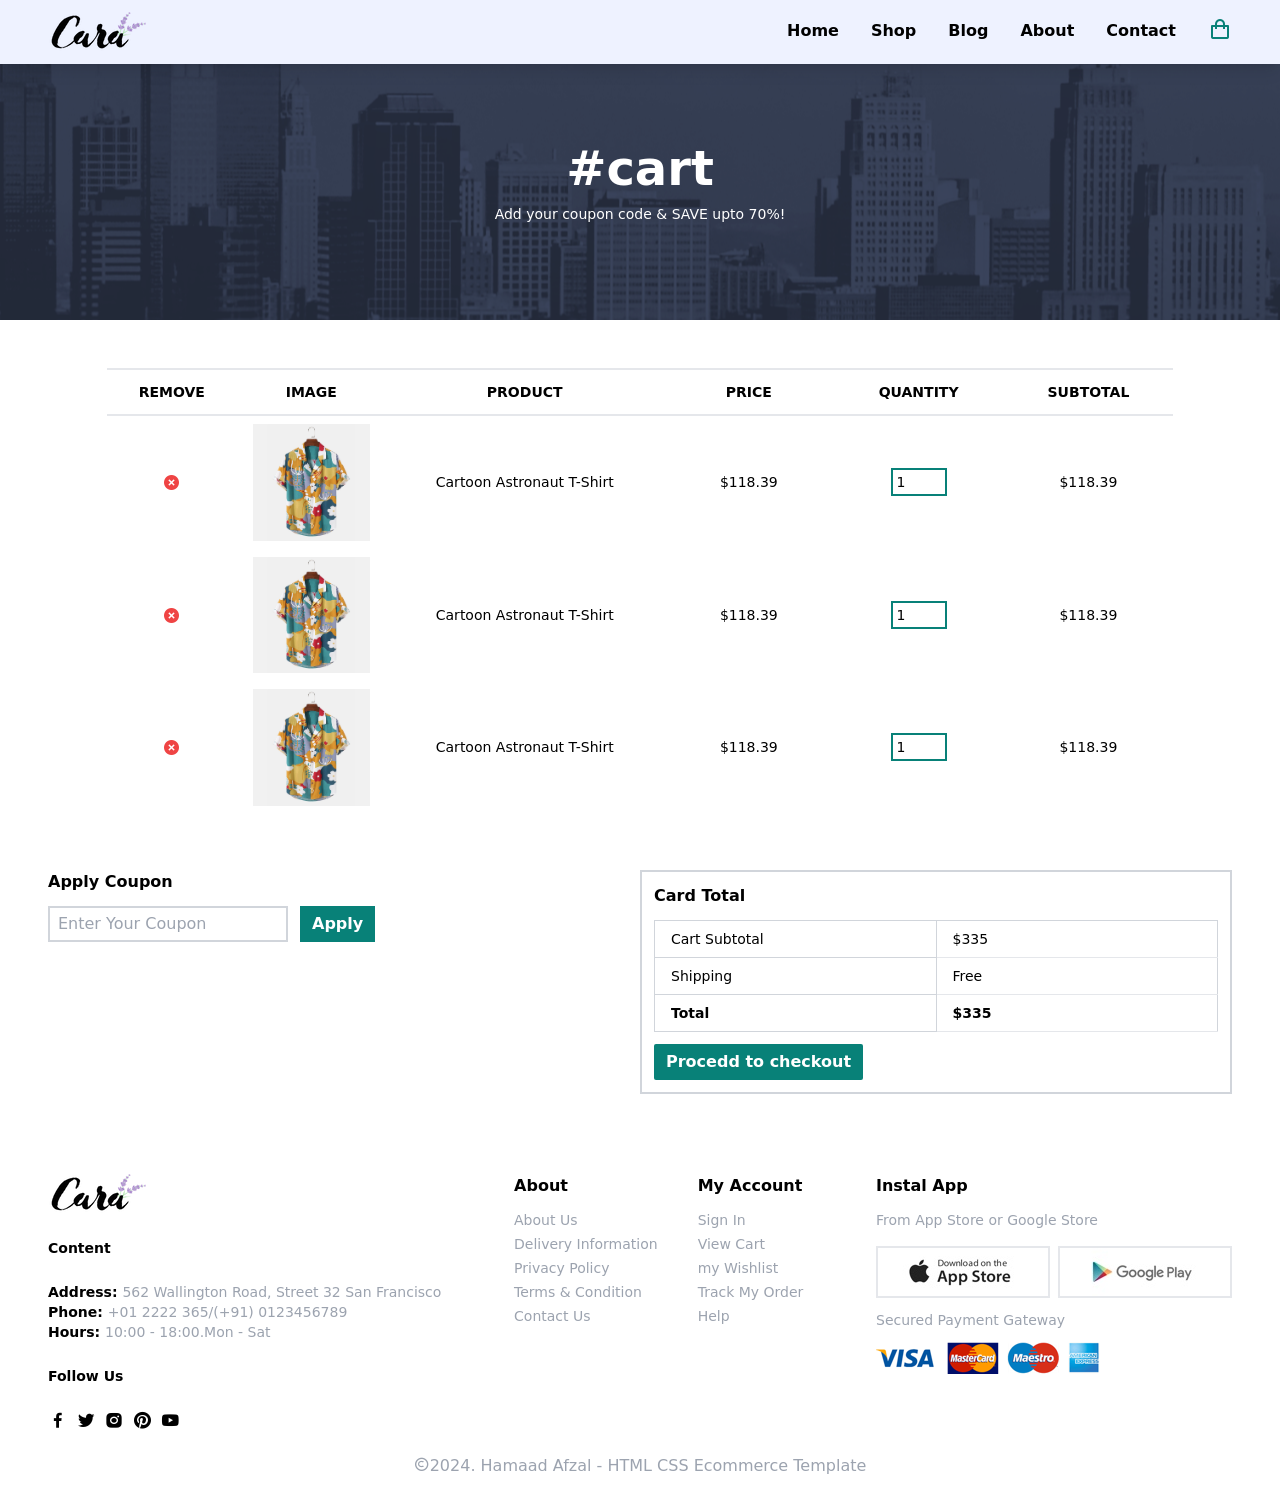
<file: cartPage.html>
<!DOCTYPE html>
<html lang="en">

<head>
    <meta charset="UTF-8">
    <meta name="viewport" content="width=device-width, initial-scale=1.0">
    <title>Ecommerce Store | Cart Page</title>
    <link rel="stylesheet" href="css/main.css">
    <link href='https://unpkg.com/boxicons@2.1.4/css/boxicons.min.css' rel='stylesheet'>
</head>

<body>

    <!-- navbar -->
    <!-- nav container -->
    <div class="bg-indigo-50 px-6 md:px-12 fixed z-50 w-full shadow-lg">
        <nav class="h-16 flex items-center justify-between">
            <!-- logo -->
            <div>
                <a href="index.html"><img src="img/logo.png" alt=""></a>
            </div>
            <!-- navlinks -->
            <ul class="flex items-center gap-4 md:gap-8">
                <li class="hidden md:block underlineLink font-semibold"><a href="index.html">Home</a></li>
                <li class="hidden md:block underlineLink font-semibold"><a href="shop.html">Shop</a></li>
                <li class="hidden md:block underlineLink font-semibold"><a href="blog.html">Blog</a></li>
                <li class="hidden md:block underlineLink font-semibold"><a href="about.html">About</a></li>
                <li class="hidden md:block underlineLink font-semibold"><a href="contact.html">Contact</a></li>
                <li class="text-3xl md:text-2xl activeCart"><a href="cartPage.html"><i class='bx bx-shopping-bag'></i></a></li>
                <li id="menuIcon" class="block md:hidden text-4xl cursor-pointer"><i class='bx bx-menu-alt-right'></i></li>
            </ul>
        </nav>

        <!-- mobile navbar -->

        <div id="navbar" class="block md:hidden absolute top-0 right-0 left-0 w-full h-screen bg-indigo-50 translate-x-full">
            <i id="closeMenu" class='bx bx-x text-3xl px-2 pt-4 absolute cursor-pointer'></i>
            <ul class="space-y-3 flex items-center justify-center flex-col h-screen">
                <li class="text-xl font-semibold hover:text-main-color"><a href="index.html">Home</a></li>
                <li class="text-xl font-semibold hover:text-main-color mobileactive"><a href="shop.html">Shop</a></li>
                <li class="text-xl font-semibold hover:text-main-color"><a href="blog.html">Blog</a></li>
                <li class="text-xl font-semibold hover:text-main-color"><a href="about.html">About</a></li>
                <li class="text-xl font-semibold hover:text-main-color"><a href="contact.html">Contact</a></li>
            </ul>
        </div>


    </div>

    <!-- hero-section -->

    <div class=" h-autobg-cover w-full bg-center bg-no-repeat" style="background-image: url(img/about/banner.png); ">
        <!-- hero content -->
        <div class="flex justify-center flex-col px-6 pt-36 pb-24 md:px-12 space-y-3 text-center text-white">
            <h1 class="text-4xl md:text-5xl font-semibold">#cart</h1>
            <p class="text-sm">Add your coupon code & SAVE upto 70%!</p>
        </div>
    </div>

    <!-- cart container -->

    <div id="scrollableTable" class="w-11/12 lg:w-10/12 mx-auto pt-12 pb-2 mb-12 overflow-x-auto">
        <!-- cart heading -->
        <table class="w-full whitespace-nowrap table-auto" style="overflow-x: auto;">
            <thead>
                <tr class="border-t-2 border-b-2">
                    <th class="w-24 text-center py-3 text-sm px-6 md:px-4">REMOVE</th>
                    <th class="w-28 text-center py-3 text-sm px-6 md:px-4">IMAGE</th>
                    <th class="w-48 text-center py-3 text-sm px-6 md:px-4">PRODUCT</th>
                    <th class="w-32 text-center py-3 text-sm px-6 md:px-4">PRICE</th>
                    <th class="w-32 text-center py-3 text-sm px-6 md:px-4">QUANTITY</th>
                    <th class="w-32 text-center py-3 text-sm px-6 md:px-4">SUBTOTAL</th>
                </tr>
            </thead>
            <tbody>
                <tr>
                    <td class="w-24 text-center text-lg px-6 md:px-4 py-2"><i class='bx bxs-x-circle text-red-500 p-2 cursor-pointer'></i></td>
                    <td class="w-28 text-center text-sm px-6 md:px-4 py-2"><img src="img/products/f1.jpg" alt=""></td>
                    <td class="w-48 text-center text-sm px-6 md:px-4 py-2">Cartoon Astronaut T-Shirt</td>
                    <td class="w-32 text-center text-sm px-6 md:px-4 py-2">$118.39</td>
                    <td class="w-32 text-center text-sm px-6 md:px-4 py-2"><input class="w-14 border-2 border-main-color pl-1 py-0.5" type="number" value="1" name="" id=""></td>
                    <td class="w-32 text-center text-sm px-6 md:px-4 py-2">$118.39</td>
                </tr>
                <tr>
                    <td class="w-24 text-center text-lg px-6 md:px-4 py-2"><i class='bx bxs-x-circle text-red-500 p-2 cursor-pointer'></i></td>
                    <td class="w-28 text-center text-sm px-6 md:px-4 py-2"><img src="img/products/f1.jpg" alt=""></td>
                    <td class="w-48 text-center text-sm px-6 md:px-4 py-2">Cartoon Astronaut T-Shirt</td>
                    <td class="w-32 text-center text-sm px-6 md:px-4 py-2">$118.39</td>
                    <td class="w-32 text-center text-sm px-6 md:px-4 py-2"><input class="w-14 border-2 border-main-color pl-1 py-0.5" type="number" value="1" name="" id=""></td>
                    <td class="w-32 text-center text-sm px-6 md:px-4 py-2">$118.39</td>
                </tr>
                <tr>
                    <td class="w-24 text-center text-lg px-6 md:px-4 py-2"><i class='bx bxs-x-circle text-red-500 p-2 cursor-pointer'></i></td>
                    <td class="w-28 text-center text-sm px-6 md:px-4 py-2"><img src="img/products/f1.jpg" alt=""></td>
                    <td class="w-48 text-center text-sm px-6 md:px-4 py-2">Cartoon Astronaut T-Shirt</td>
                    <td class="w-32 text-center text-sm px-6 md:px-4 py-2">$118.39</td>
                    <td class="w-32 text-center text-sm px-6 md:px-4 py-2"><input class="w-14 border-2 border-main-color pl-1 py-0.5" type="number" value="1" name="" id=""></td>
                    <td class="w-32 text-center text-sm px-6 md:px-4 py-2">$118.39</td>
                </tr>
            </tbody>
        </table>
    </div>
    
    


    <!-- cart detail -->

    <div class="mx-6 md:mx-12 my-8 flex items-start justify-between flex-col md:flex-row">

        <!-- left container -->
        <div class="w-full md:w-1/2">
            <p class="font-bold pb-3">Apply Coupon</p>
            <div class="flex gap-3">
                <input class=" border-2 border-gray-300 w-60 p-1 px-2 outline-none" type="text"
                    placeholder="Enter Your Coupon">
                <button class=" bg-main-color text-white py-1.5 px-3 font-semibold">Apply</button>
            </div>
        </div>

        <!-- right container -->

        <div class="w-full md:w-1/2 border-2 border-gray-300 p-3 mt-6 md:mt-0">
            <h2 class="font-semibold">Card Total</h2>
            <!-- total table -->
            <div class="mt-3">
                <table class="w-full border border-gray-300">
                    <tbody>
                        <tr>
                            <td class="w-1/2 py-2 px-4 text-sm border-b border-r border-gray-300">Cart Subtotal</td>
                            <td class="w-1/2 py-2 px-4 text-sm border-b">$335</td>
                        </tr>
                        <tr>
                            <td class="w-1/2 py-2 px-4 text-sm border-b border-r border-gray-300">Shipping</td>
                            <td class="w-1/2 py-2 px-4 text-sm border-b">Free</td>
                        </tr>
                        <tr>
                            <td class="w-1/2 py-2 px-4 text-sm font-bold border-b border-r border-gray-300">Total</td>
                            <td class="w-1/2 py-2 px-4 text-sm font-bold border-b">$335</td>
                        </tr>
                    </tbody>
                </table>
                <button class="mt-3 rounded-sm bg-main-color text-white py-1.5 px-3 font-semibold">Procedd to
                    checkout</button>
            </div>
        </div>

    </div>




    <!-- footer -->

    <footer class="px-6 md:px-12 pt-12 flex items-start justify-between flex-wrap">
        <!-- col 1 -->
        <div class="max-w-md">
            <img src="img/logo.png" alt="">
            <p class="font-bold text-sm py-6">Content</p>
            <h5 class="text-sm text-gray-400"><span class="font-semibold text-black">Address: </span>562 Wallington
                Road, Street 32 San Francisco</h5>
            <h5 class="text-sm text-gray-400"><span class="font-semibold text-black">Phone: </span>+01 2222 365/(+91)
                0123456789</h5>
            <h5 class="text-sm text-gray-400"><span class="font-semibold text-black">Hours: </span>10:00 - 18:00.Mon -
                Sat</h5>
            <p class="text-sm font-bold py-6">Follow Us</p>
            <!-- social icons -->
            <div class="flex items-center gap-2">
                <i class='bx bxl-facebook text-xl'></i>
                <i class='bx bxl-twitter text-xl'></i>
                <i class='bx bxl-instagram-alt text-xl'></i>
                <i class='bx bxl-pinterest text-xl'></i>
                <i class='bx bxl-youtube text-xl'></i>
            </div>
        </div>
        <!-- col 2 -->
        <div class="max-w-2xl mt-6 md:mt-0">
            <!-- col 2 row -->
            <div class="w-1/2 flex justify-between items-center gap-10">
                <!-- sub col 1 -->
                <div class="">
                    <h3 class="font-bold pb-3">About</h3>
                    <h3 class="text-gray-400 text-sm whitespace-nowrap pb-1">About Us</h3>
                    <h3 class="text-gray-400 text-sm whitespace-nowrap pb-1">Delivery Information</h3>
                    <h3 class="text-gray-400 text-sm whitespace-nowrap pb-1">Privacy Policy</h3>
                    <h3 class="text-gray-400 text-sm whitespace-nowrap pb-1">Terms & Condition</h3>
                    <h3 class="text-gray-400 text-sm whitespace-nowrap">Contact Us</h3>
                </div>
                <!-- sub col 2 -->
                <div class="">
                    <h3 class="font-bold pb-3">My Account</h3>
                    <h3 class="text-gray-400 text-sm whitespace-nowrap pb-1">Sign In</h3>
                    <h3 class="text-gray-400 text-sm whitespace-nowrap pb-1">View Cart</h3>
                    <h3 class="text-gray-400 text-sm whitespace-nowrap pb-1">my Wishlist</h3>
                    <h3 class="text-gray-400 text-sm whitespace-nowrap pb-1">Track My Order</h3>
                    <h3 class="text-gray-400 text-sm whitespace-nowrap">Help</h3>
                </div>
            </div>

        </div>
        <!-- col 3 -->
        <div class="max-w-md mt-6 md:mt-0">
            <h5 class="font-bold pb-3">Instal App</h5>
            <p class="text-gray-400 text-sm whitespace-nowrap pb-1">From App Store or Google Store</p>
            <div class="flex gap-2 py-3 flex-col md:flex-row">
                <img class="border-2" src="img/pay/app.jpg" alt="">
                <img class="border-2" src="img/pay/play.jpg" alt="">
            </div>
            <p class="text-gray-400 text-sm whitespace-nowrap pb-3">Secured Payment Gateway</p>
            <img src="img/pay/pay.png" alt="">
        </div>
    </footer>

    <p class="text-gray-400 text-center py-6"><i class='bx bx-copyright'></i>2024. Hamaad Afzal - HTML CSS Ecommerce
        Template</p>

    <!-- top btn -->

    <button id="scrollToTopBtn"
        class="hidden fixed bottom-8 right-6 bg-main-color text-white border-none rounded-md p-2 cursor-pointer text-2xl"><i
            class='bx bxs-arrow-to-top text-3xl font-bold'></i></button>

    <script src="script.js"></script>
</body>

</html>
</file>
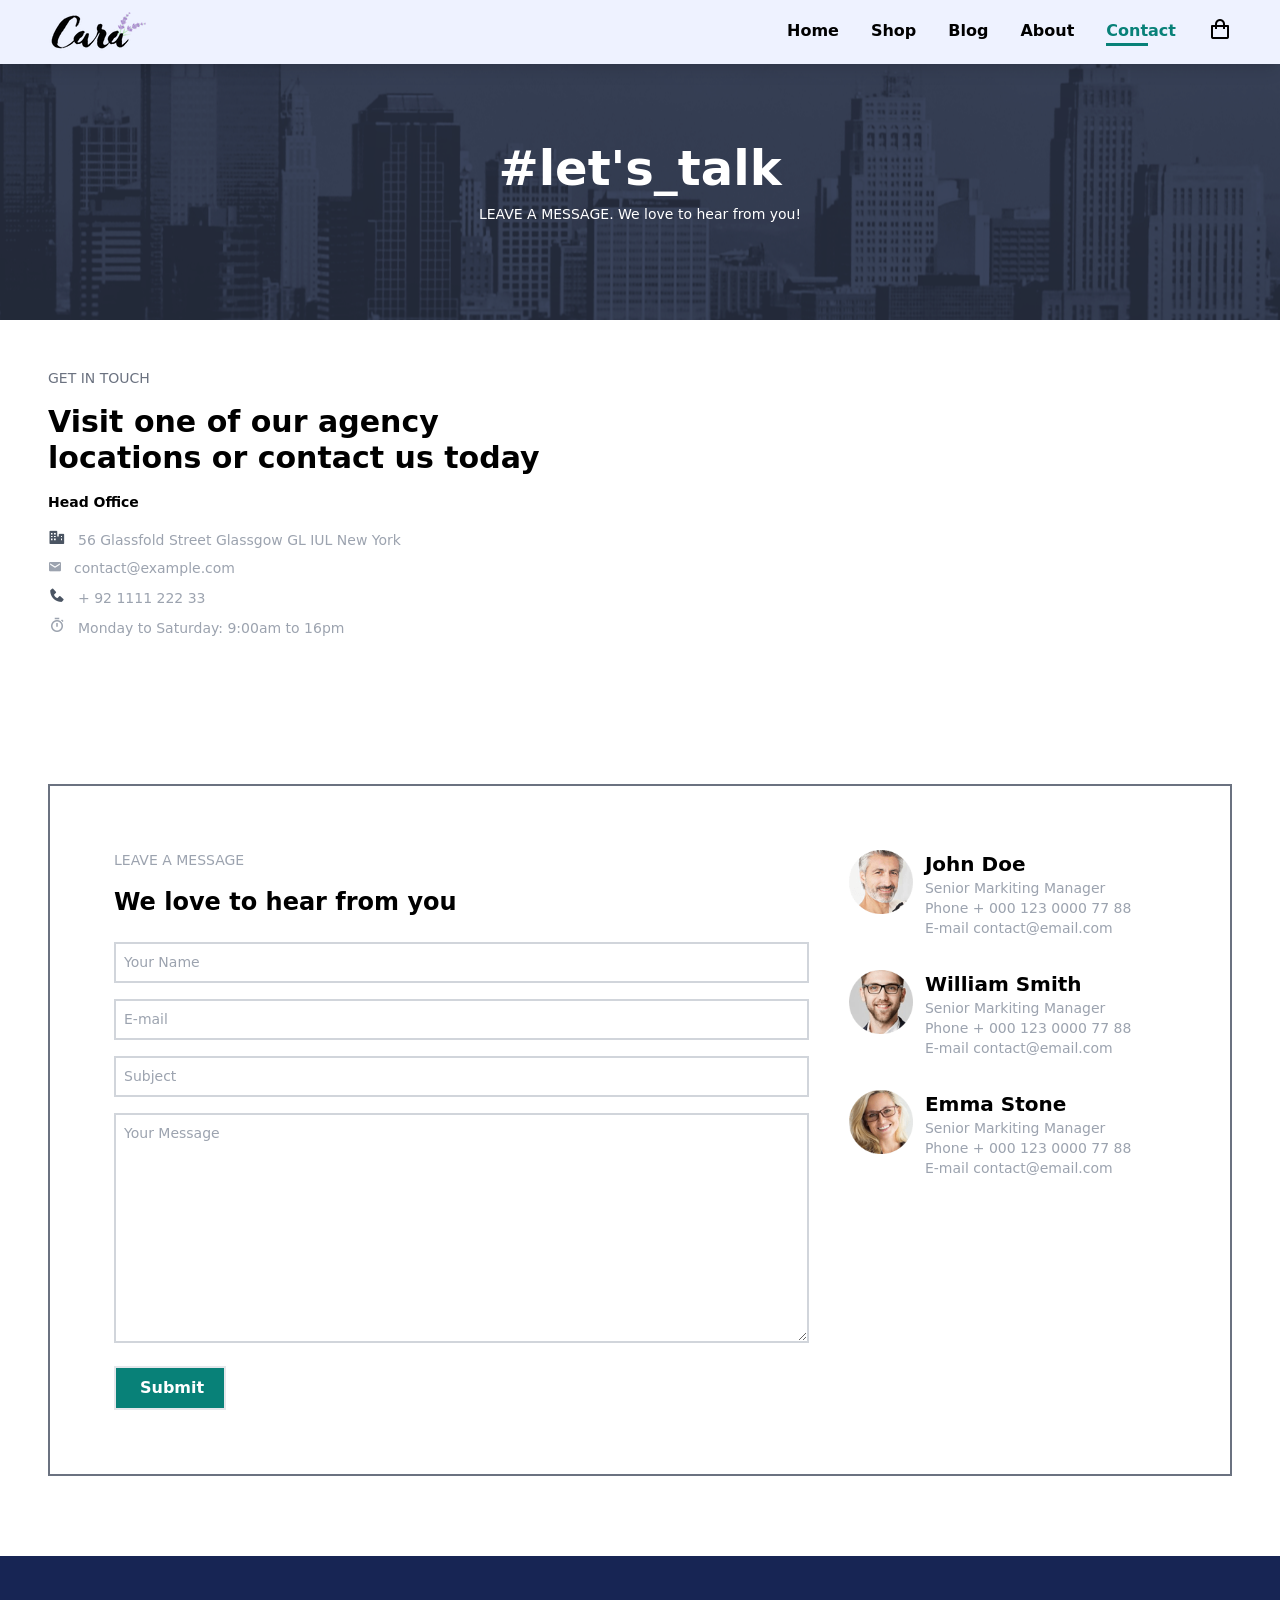
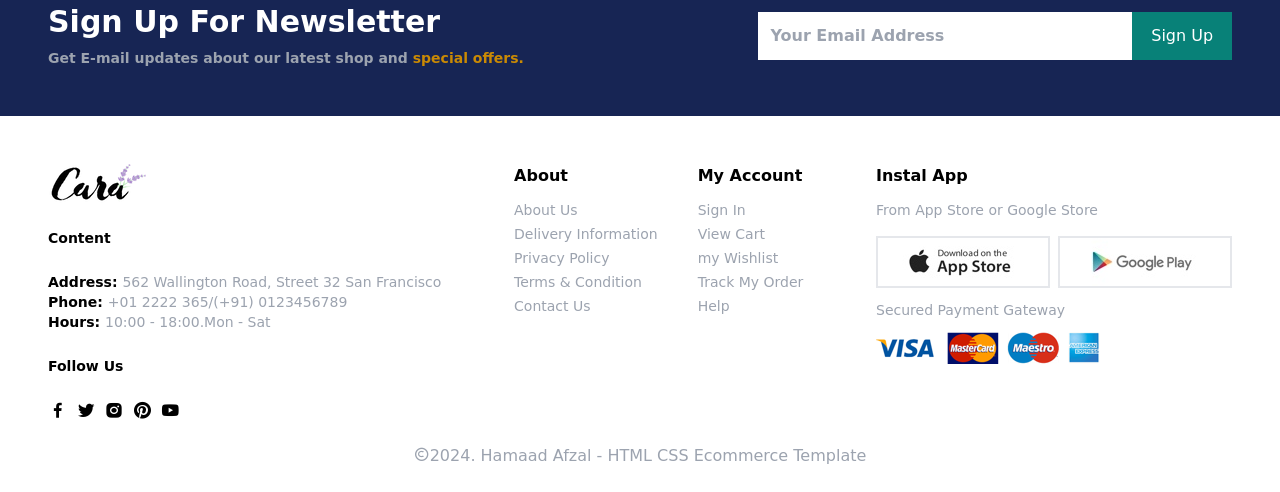
<file: contact.html>
<!DOCTYPE html>
<html lang="en">

<head>
    <meta charset="UTF-8">
    <meta name="viewport" content="width=device-width, initial-scale=1.0">
    <title>Ecommerce Store | Contact Page</title>
    <link rel="stylesheet" href="css/main.css">
    <link href='https://unpkg.com/boxicons@2.1.4/css/boxicons.min.css' rel='stylesheet'>
</head>

<body>

    <!-- navbar -->
    <!-- nav container -->
    <div class="bg-indigo-50 px-6 md:px-12 fixed z-50 w-full shadow-lg">
        <nav class="h-16 flex items-center justify-between">
            <!-- logo -->
            <div>
                <a href="index.html"><img src="img/logo.png" alt=""></a>
            </div>
            <!-- navlinks -->
            <ul class="flex items-center gap-4 md:gap-8">
                <li class="hidden md:block underlineLink font-semibold"><a href="index.html">Home</a></li>
                <li class="hidden md:block underlineLink font-semibold"><a href="shop.html">Shop</a></li>
                <li class="hidden md:block underlineLink font-semibold"><a href="blog.html">Blog</a></li>
                <li class="hidden md:block underlineLink font-semibold"><a href="about.html">About</a></li>
                <li class="hidden md:block underlineLink font-semibold active"><a href="contact.html">Contact</a></li>
                <li class="text-3xl md:text-2xl"><a href="cartPage.html"><i class='bx bx-shopping-bag'></i></a></li>
                <li id="menuIcon" class="block md:hidden text-4xl cursor-pointer"><i class='bx bx-menu-alt-right'></i></li>
            </ul>
        </nav>

        <!-- mobile navbar -->

        <div id="navbar" class="block md:hidden absolute top-0 right-0 left-0 w-full h-screen bg-indigo-50 translate-x-full">
            <i id="closeMenu" class='bx bx-x text-3xl px-2 pt-4 absolute cursor-pointer'></i>
            <ul class="space-y-3 flex items-center justify-center flex-col h-screen">
                <li class="text-xl font-semibold hover:text-main-color "><a href="index.html">Home</a></li>
                <li class="text-xl font-semibold hover:text-main-color"><a href="shop.html">Shop</a></li>
                <li class="text-xl font-semibold hover:text-main-color"><a href="blog.html">Blog</a></li>
                <li class="text-xl font-semibold hover:text-main-color"><a href="about.html">About</a></li>
                <li class="text-xl font-semibold hover:text-main-color mobileactive"><a href="contact.html">Contact</a></li>
            </ul>
        </div>


    </div>

    <!-- hero-section -->

    <div class=" h-autobg-cover w-full bg-center bg-no-repeat" style="background-image: url(img/about/banner.png); ">
        <!-- hero content -->
        <div class="flex justify-center flex-col px-6 pt-36 pb-24 md:px-12 space-y-3 text-center text-white">
            <h1 class="text-4xl md:text-5xl font-semibold">#let's_talk</h1>
            <p class="text-sm">LEAVE A MESSAGE. We love to hear from you!</p>
        </div>
    </div>

    <!-- contact section -->

    <div class="mx-6 py-12 md:mx-12 flex items-start justify-between flex-col md:flex-row gap-8">
        <!-- left container -->
        <div class="w-full md:w-1/2 space-y-4">
            <p class="text-sm text-gray-500">GET IN TOUCH</p>
            <h2 class="text-3xl font-bold text-balance">Visit one of our agency locations or contact us today</h2>
            <h4 class="text-sm font-bold">Head Office</h4>
            <div class="space-y-2">
                <p class="text-sm text-gray-400"><i class='bx bxs-business text-lg text-gray-600 pr-3'></i>56 Glassfold
                    Street
                    Glassgow GL IUL New York</p>
                <p class="text-sm text-gray-400"><i
                        class='bx bxs-envelope  text-lgtext-gray-600 pr-3'></i>contact@example.com
                </p>
                <p class="text-sm text-gray-400"><i class='bx bxs-phone text-lg text-gray-600 pr-3'></i>+ 92 1111 222 33
                </p>
                <p class="text-sm text-gray-400"><i
                        class='bx bx-stopwatch text-lg align-middletext-gray-600 pr-3'></i>Monday to Saturday:
                    9:00am to 16pm</p>

            </div>
        </div>
        <!-- right container -->
        <div class="w-full md:w-1/2">
            <iframe class="w-full h-80"
                src="https://www.google.com/maps/embed?pb=!1m18!1m12!1m3!1d15248.745031970186!2d-74.02425298273786!3d40.6798467933434!2m3!1f0!2f0!3f0!3m2!1i1024!2i768!4f13.1!3m3!1m2!1s0x89c24fa5d33f083b%3A0xc80b8f06e177fe62!2sNew%20York%2C%20NY%2C%20USA!5e0!3m2!1sen!2s!4v1704541862701!5m2!1sen!2s"
                allowfullscreen="" loading="lazy" referrerpolicy="no-referrer-when-downgrade"></iframe>
        </div>
    </div>

    <!-- contact form -->

    <div class="mx-6 md:mx-12 my-12 mb-20 px-4 py-6 md:p-16 border-2 border-gray-500">
        <!-- contact container -->
        <div class="flex items-start justify-between flex-col md:flex-row gap-10">
            <!-- left container -->
            <div class="w-full md:w-8/12">
                <p class="text-sm text-gray-400">LEAVE A MESSAGE</p>
                <h3 class="text-2xl font-bold pt-4 pb-6">We love to hear from you</h3>
                <form action="" class="space-y-4">
                    <input class="border-2 border-gray-300 w-full p-2 text-[14px]" type="text" name=""
                        placeholder="Your Name" id="">
                    <input class="border-2 border-gray-300 w-full p-2 text-[14px]" type="email" name=""
                        placeholder="E-mail" id="">
                    <input class="border-2 border-gray-300 w-full p-2 text-[14px]" type="text" name=""
                        placeholder="Subject" id="">
                    <textarea class="border-2 border-gray-300 w-full p-2 text-[14px]" name="" id="" cols="30" rows="10"
                        placeholder="Your Message"></textarea>
                    <button
                        class="bg-main-color text-white w-28 py-2 px-6 cursor-pointer hover:text-main-color border-2 hover:bg-white hover:border-main-color font-semibold transition duration-500">Submit</button>
                </form>
            </div>
            <!-- right container -->

            <div class="w-80 space-y-8">
                <div class="flex items-start">
                    <img class="w-16 h-16" src="img/people/1.png" alt="">
                    <div class="pl-3">
                        <h2 class="text-xl font-bold">John Doe</h2>
                        <p class="text-sm text-gray-400">Senior Markiting Manager</p>
                        <p class="text-sm text-gray-400">Phone + 000 123 0000 77 88</p>
                        <p class="text-sm text-gray-400">E-mail contact@email.com</p>
                    </div>
                </div>
                <div class="flex items-start">
                    <img class="w-16 h-16" src="img/people/2.png" alt="">
                    <div class="pl-3">
                        <h2 class="text-xl font-bold">William Smith</h2>
                        <p class="text-sm text-gray-400">Senior Markiting Manager</p>
                        <p class="text-sm text-gray-400">Phone + 000 123 0000 77 88</p>
                        <p class="text-sm text-gray-400">E-mail contact@email.com</p>
                    </div>
                </div>
                <div class="flex items-start">
                    <img class="w-16 h-16" src="img/people/3.png" alt="">
                    <div class="pl-3">
                        <h2 class="text-xl font-bold">Emma Stone</h2>
                        <p class="text-sm text-gray-400">Senior Markiting Manager</p>
                        <p class="text-sm text-gray-400">Phone + 000 123 0000 77 88</p>
                        <p class="text-sm text-gray-400">E-mail contact@email.com</p>
                    </div>
                </div>
            </div>

        </div>
    </div>


    <!-- newsletter -->

    <div
        class="w-full px-6 md:px-12 py-12 bg-blue-950 flex items-start md:items-center justify-between flex-col md:flex-row">
        <div class="w-full md:w-1/2 text-white">
            <h1 class="text-3xl font-semibold pb-2">Sign Up For Newsletter</h1>
            <p class="text-sm text-gray-400 font-semibold">Get E-mail updates about our latest shop and <span
                    class="text-yellow-600">special offers.</span> </p>
        </div>
        <div class="w-full md:w-2/5 mt-8 md:mt-0 bg-white flex items-center justify-between">
            <input class="w-full p-3 border-none outline-none font-semibold" type="text"
                placeholder="Your Email Address">
            <button class="bg-main-color text-white w-32 py-3">Sign Up</button>
        </div>
    </div>

    <!-- footer -->

    <footer class="px-6 md:px-12 pt-12 flex items-start justify-between flex-wrap">
        <!-- col 1 -->
        <div class="max-w-md">
            <img src="img/logo.png" alt="">
            <p class="font-bold text-sm py-6">Content</p>
            <h5 class="text-sm text-gray-400"><span class="font-semibold text-black">Address: </span>562 Wallington
                Road, Street 32 San Francisco</h5>
            <h5 class="text-sm text-gray-400"><span class="font-semibold text-black">Phone: </span>+01 2222 365/(+91)
                0123456789</h5>
            <h5 class="text-sm text-gray-400"><span class="font-semibold text-black">Hours: </span>10:00 - 18:00.Mon -
                Sat</h5>
            <p class="text-sm font-bold py-6">Follow Us</p>
            <!-- social icons -->
            <div class="flex items-center gap-2">
                <i class='bx bxl-facebook text-xl'></i>
                <i class='bx bxl-twitter text-xl'></i>
                <i class='bx bxl-instagram-alt text-xl'></i>
                <i class='bx bxl-pinterest text-xl'></i>
                <i class='bx bxl-youtube text-xl'></i>
            </div>
        </div>
        <!-- col 2 -->
        <div class="max-w-2xl mt-6 md:mt-0">
            <!-- col 2 row -->
            <div class="w-1/2 flex justify-between items-center gap-10">
                <!-- sub col 1 -->
                <div class="">
                    <h3 class="font-bold pb-3">About</h3>
                    <h3 class="text-gray-400 text-sm whitespace-nowrap pb-1">About Us</h3>
                    <h3 class="text-gray-400 text-sm whitespace-nowrap pb-1">Delivery Information</h3>
                    <h3 class="text-gray-400 text-sm whitespace-nowrap pb-1">Privacy Policy</h3>
                    <h3 class="text-gray-400 text-sm whitespace-nowrap pb-1">Terms & Condition</h3>
                    <h3 class="text-gray-400 text-sm whitespace-nowrap">Contact Us</h3>
                </div>
                <!-- sub col 2 -->
                <div class="">
                    <h3 class="font-bold pb-3">My Account</h3>
                    <h3 class="text-gray-400 text-sm whitespace-nowrap pb-1">Sign In</h3>
                    <h3 class="text-gray-400 text-sm whitespace-nowrap pb-1">View Cart</h3>
                    <h3 class="text-gray-400 text-sm whitespace-nowrap pb-1">my Wishlist</h3>
                    <h3 class="text-gray-400 text-sm whitespace-nowrap pb-1">Track My Order</h3>
                    <h3 class="text-gray-400 text-sm whitespace-nowrap">Help</h3>
                </div>
            </div>

        </div>
        <!-- col 3 -->
        <div class="max-w-md mt-6 md:mt-0">
            <h5 class="font-bold pb-3">Instal App</h5>
            <p class="text-gray-400 text-sm whitespace-nowrap pb-1">From App Store or Google Store</p>
            <div class="flex gap-2 py-3 flex-col md:flex-row">
                <img class="border-2" src="img/pay/app.jpg" alt="">
                <img class="border-2" src="img/pay/play.jpg" alt="">
            </div>
            <p class="text-gray-400 text-sm whitespace-nowrap pb-3">Secured Payment Gateway</p>
            <img src="img/pay/pay.png" alt="">
        </div>
    </footer>

    <p class="text-gray-400 text-center py-6"><i class='bx bx-copyright'></i>2024. Hamaad Afzal - HTML CSS Ecommerce
        Template</p>

    <!-- top btn -->

    <button id="scrollToTopBtn"
        class="hidden fixed bottom-8 right-6 bg-main-color text-white border-none rounded-md p-2 cursor-pointer text-2xl"><i
            class='bx bxs-arrow-to-top text-3xl font-bold'></i></button>

    <script src="script.js"></script>
</body>

</html>
</file>
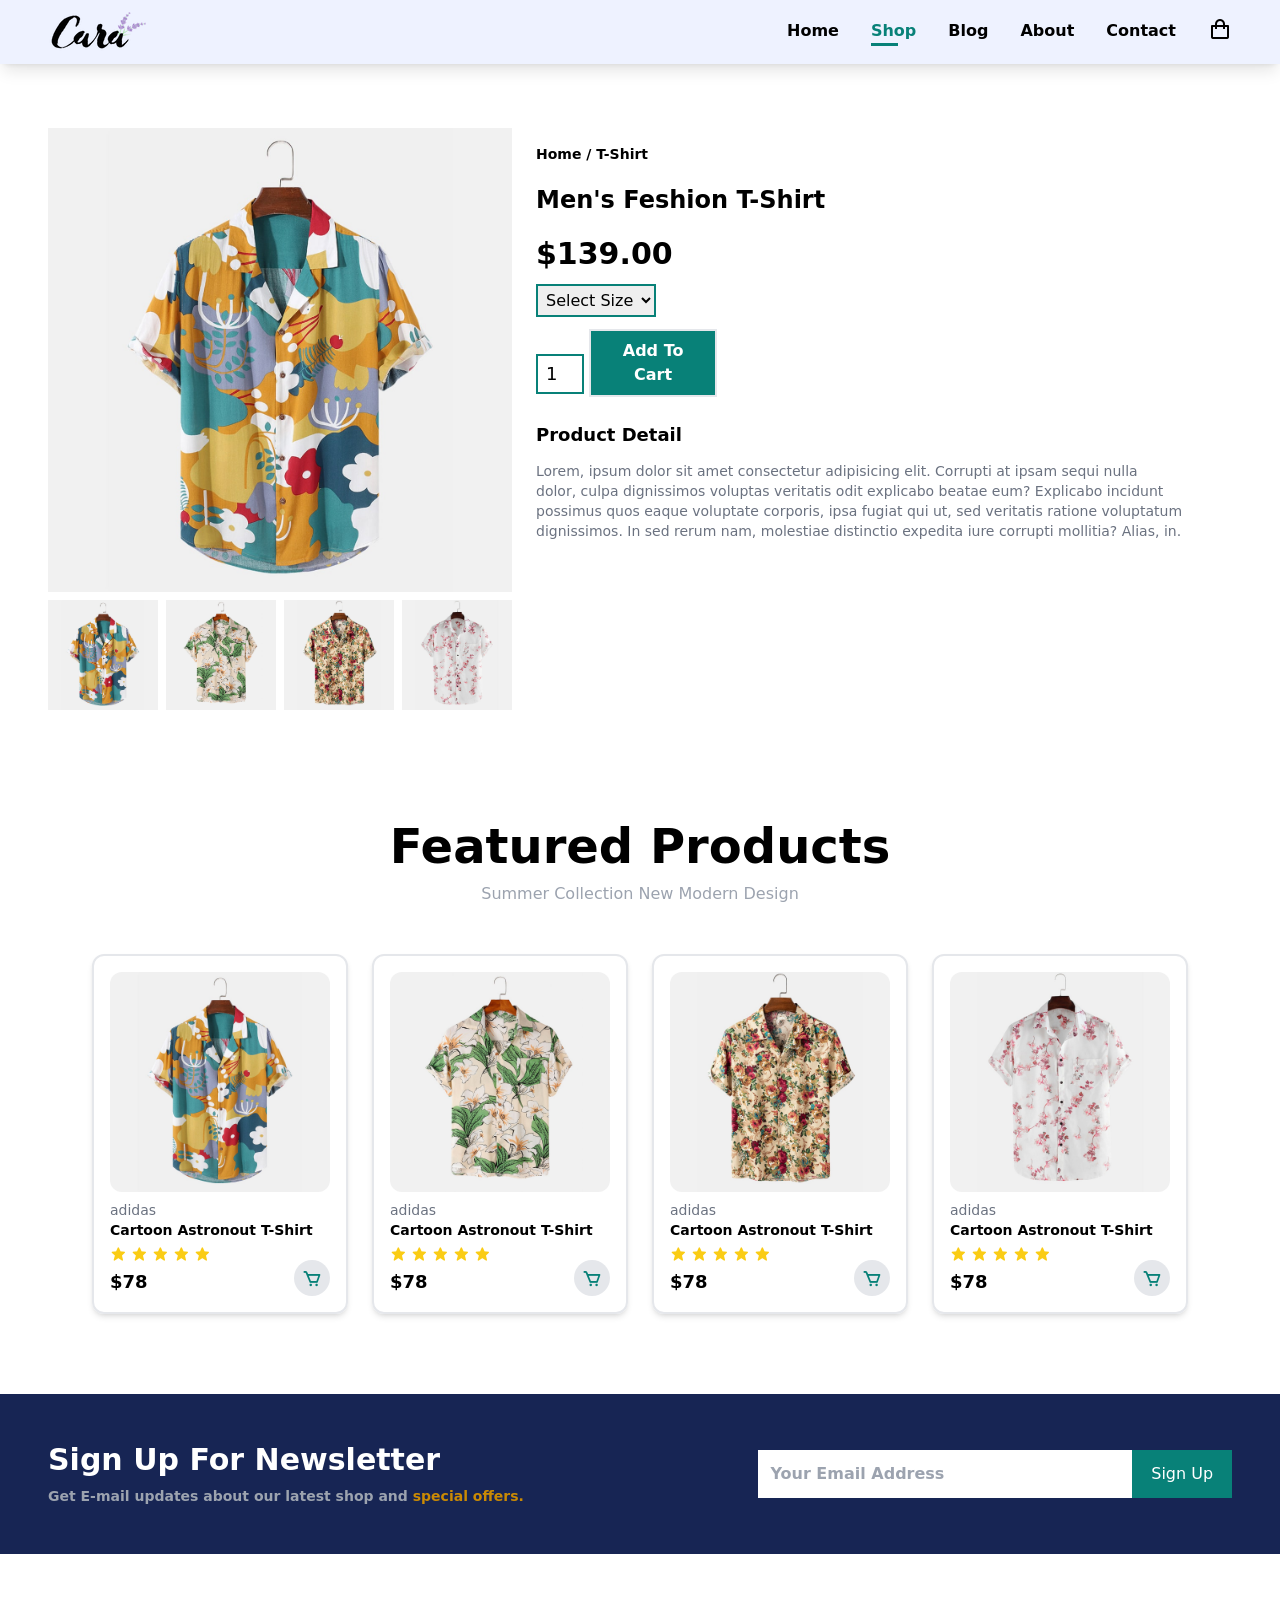
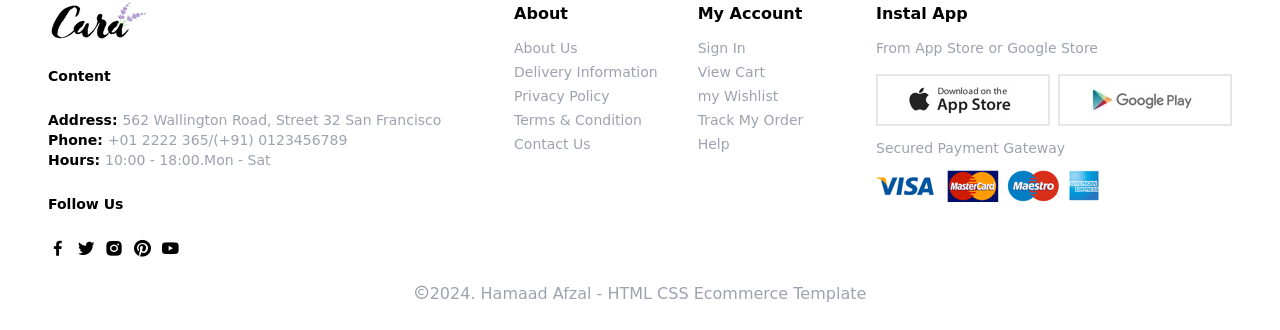
<file: productPage.html>
<!DOCTYPE html>
<html lang="en">

<head>
    <meta charset="UTF-8">
    <meta name="viewport" content="width=device-width, initial-scale=1.0">
    <title>Ecommerce Store | Product Page</title>
    <link rel="stylesheet" href="css/main.css">
    <link href='https://unpkg.com/boxicons@2.1.4/css/boxicons.min.css' rel='stylesheet'>
</head>

<body>

    <!-- navbar -->
    <!-- nav container -->
    <div class="bg-indigo-50 px-6 md:px-12 fixed z-50 w-full shadow-lg">
        <nav class="h-16 flex items-center justify-between">
            <!-- logo -->
            <div>
                <a href="index.html"><img src="img/logo.png" alt=""></a>
            </div>
            <!-- navlinks -->
            <ul class="flex items-center gap-4 md:gap-8">
                <li class="hidden md:block underlineLink font-semibold"><a href="index.html">Home</a></li>
                <li class="hidden md:block underlineLink font-semibold active"><a href="shop.html">Shop</a></li>
                <li class="hidden md:block underlineLink font-semibold"><a href="blog.html">Blog</a></li>
                <li class="hidden md:block underlineLink font-semibold"><a href="about.html">About</a></li>
                <li class="hidden md:block underlineLink font-semibold"><a href="contact.html">Contact</a></li>
                <li class="text-3xl md:text-2xl"><a href="cartPage.html"><i class='bx bx-shopping-bag'></i></a></li>
                <li id="menuIcon" class="block md:hidden text-4xl cursor-pointer"><i class='bx bx-menu-alt-right'></i></li>
            </ul>
        </nav>

        <!-- mobile navbar -->

        <div id="navbar" class="block md:hidden absolute top-0 right-0 left-0 w-full h-screen bg-indigo-50 translate-x-full">
            <i id="closeMenu" class='bx bx-x text-3xl px-2 pt-4 absolute cursor-pointer'></i>
            <ul class="space-y-3 flex items-center justify-center flex-col h-screen">
                <li class="text-xl font-semibold hover:text-main-color mobileactive"><a href="index.html">Home</a></li>
                <li class="text-xl font-semibold hover:text-main-color mobileactive"><a href="shop.html">Shop</a></li>
                <li class="text-xl font-semibold hover:text-main-color"><a href="blog.html">Blog</a></li>
                <li class="text-xl font-semibold hover:text-main-color"><a href="about.html">About</a></li>
                <li class="text-xl font-semibold hover:text-main-color"><a href="contact.html">Contact</a></li>
            </ul>
        </div>


    </div>

    <!-- product detail -->

    <div class="mx-6 md:mx-12">
        <div class="pt-32 pb-20 flex flex-col md:flex-row items-start gap-6 justify-between">
            <!-- image gallery | left container -->
            <div class="w-full md:w-2/5">
                <!-- gallery -->
                <img id="mainImage" class="w-full" src="img/products/f1.jpg" alt="">
                <div class="pt-2">
                    <div class="flex gap-2 pr-6">
                        <img class="w-1/4 cursor-pointer thumbnail" src="img/products/f1.jpg" alt="">
                        <img class="w-1/4 cursor-pointer thumbnail" src="img/products/f2.jpg" alt="">
                        <img class="w-1/4 cursor-pointer thumbnail" src="img/products/f3.jpg" alt="">
                        <img class="w-1/4 cursor-pointer thumbnail" src="img/products/f4.jpg" alt="">
                    </div>
                </div>
            </div>
            <!-- product detail | right container -->
            <div class="w-full md:w-3/5 pt-4 space-y-3">
                <p class="text-sm font-bold">Home / T-Shirt</p>
                <h3 class="font-semibold text-2xl py-2">Men's Feshion T-Shirt</h3>
                <h2 class="font-bold text-3xl">$139.00</h2>
                <select class="cursor-pointer px-1 py-1 border-2 border-main-color  outline-none" name="" id="">
                    <option value="">Select Size</option>
                    <option value="">XL</option>
                    <option value="">XXL</option>
                    <option value="">Small</option>
                    <option value="">Large</option>
                </select>
                <div>
                    <input class="w-12 py-1 pl-2 text-lg border-2 border-main-color" value="1" type="number">
                    <button
                        class="bg-main-color text-white w-32 py-2 px-4 cursor-pointer hover:text-main-color border-2 hover:bg-white  hover:border-main-color font-semibold transition duration-500">Add
                        To Cart</button>
                </div>
                <h3 class="text-lg font-bold pt-3">Product Detail</h3>
                <p class="text-balance text-sm text-gray-500">Lorem, ipsum dolor sit amet consectetur adipisicing elit. Corrupti at ipsam sequi nulla dolor, culpa dignissimos voluptas veritatis odit explicabo beatae eum? Explicabo incidunt possimus quos eaque voluptate corporis, ipsa fugiat qui ut, sed veritatis ratione voluptatum dignissimos. In sed rerum nam, molestiae distinctio expedita iure corrupti mollitia? Alias, in.</p>
            </div>
        </div>
    </div>


        <!-- featured products -->

        <div class="px-6 md:px-12 py-8">
            <h1 class="text-center text-3xl md:text-5xl font-semibold pb-3">Featured Products</h1>
            <p class="text-center text-gray-400">Summer Collection New Modern Design</p>
            <!-- featured card container -->
            <div class="flex items-center justify-center gap-6 flex-wrap py-12">
                <!-- card 1 -->
                <div class="border-2 shadow-md p-4 rounded-xl w-64">
                    <img class="rounded-xl" src="img/products/f1.jpg" alt="">
                    <p class="text-sm text-gray-500 pt-2">adidas</p>
                    <p class="text-sm font-bold">Cartoon Astronout T-Shirt</p>
                    <div class="flex items-end justify-between pt-1">
                        <div>
                            <!-- star container -->
                            <div class="">
                                <i class='bx bxs-star bx-flip-horizontal text-yellow-400'></i>
                                <i class='bx bxs-star bx-flip-horizontal text-yellow-400'></i>
                                <i class='bx bxs-star bx-flip-horizontal text-yellow-400'></i>
                                <i class='bx bxs-star bx-flip-horizontal text-yellow-400'></i>
                                <i class='bx bxs-star bx-flip-horizontal text-yellow-400'></i>
                            </div>
                            <p class="font-bold text-lg ">$78</p>
                        </div>
                        <div>
                            <i
                                class='bx bx-cart text-xl text-main-color bg-gray-200 p-2 rounded-full hover:bg-main-color hover:text-white cursor-pointer transition duration-500'></i>
                        </div>
                    </div>
                </div>
                <!-- card 2 -->
                <div class="border-2 shadow-md p-4 rounded-xl w-64">
                    <img class="rounded-xl" src="img/products/f2.jpg" alt="">
                    <p class="text-sm text-gray-500 pt-2">adidas</p>
                    <p class="text-sm font-bold">Cartoon Astronout T-Shirt</p>
                    <div class="flex items-end justify-between pt-1">
                        <div>
                            <!-- star container -->
                            <div class="">
                                <i class='bx bxs-star bx-flip-horizontal text-yellow-400'></i>
                                <i class='bx bxs-star bx-flip-horizontal text-yellow-400'></i>
                                <i class='bx bxs-star bx-flip-horizontal text-yellow-400'></i>
                                <i class='bx bxs-star bx-flip-horizontal text-yellow-400'></i>
                                <i class='bx bxs-star bx-flip-horizontal text-yellow-400'></i>
                            </div>
                            <p class="font-bold text-lg ">$78</p>
                        </div>
                        <div>
                            <i
                                class='bx bx-cart text-xl text-main-color bg-gray-200 p-2 rounded-full hover:bg-main-color hover:text-white cursor-pointer transition duration-500'></i>
                        </div>
                    </div>
                </div>
                <!-- card 3 -->
                <div class="border-2 shadow-md p-4 rounded-xl w-64">
                    <img class="rounded-xl" src="img/products/f3.jpg" alt="">
                    <p class="text-sm text-gray-500 pt-2">adidas</p>
                    <p class="text-sm font-bold">Cartoon Astronout T-Shirt</p>
                    <div class="flex items-end justify-between pt-1">
                        <div>
                            <!-- star container -->
                            <div class="">
                                <i class='bx bxs-star bx-flip-horizontal text-yellow-400'></i>
                                <i class='bx bxs-star bx-flip-horizontal text-yellow-400'></i>
                                <i class='bx bxs-star bx-flip-horizontal text-yellow-400'></i>
                                <i class='bx bxs-star bx-flip-horizontal text-yellow-400'></i>
                                <i class='bx bxs-star bx-flip-horizontal text-yellow-400'></i>
                            </div>
                            <p class="font-bold text-lg ">$78</p>
                        </div>
                        <div>
                            <i
                                class='bx bx-cart text-xl text-main-color bg-gray-200 p-2 rounded-full hover:bg-main-color hover:text-white cursor-pointer transition duration-500'></i>
                        </div>
                    </div>
                </div>
                <!-- card 4 -->
                <div class="border-2 shadow-md p-4 rounded-xl w-64">
                    <img class="rounded-xl" src="img/products/f4.jpg" alt="">
                    <p class="text-sm text-gray-500 pt-2">adidas</p>
                    <p class="text-sm font-bold">Cartoon Astronout T-Shirt</p>
                    <div class="flex items-end justify-between pt-1">
                        <div>
                            <!-- star container -->
                            <div class="">
                                <i class='bx bxs-star bx-flip-horizontal text-yellow-400'></i>
                                <i class='bx bxs-star bx-flip-horizontal text-yellow-400'></i>
                                <i class='bx bxs-star bx-flip-horizontal text-yellow-400'></i>
                                <i class='bx bxs-star bx-flip-horizontal text-yellow-400'></i>
                                <i class='bx bxs-star bx-flip-horizontal text-yellow-400'></i>
                            </div>
                            <p class="font-bold text-lg ">$78</p>
                        </div>
                        <div>
                            <i
                                class='bx bx-cart text-xl text-main-color bg-gray-200 p-2 rounded-full hover:bg-main-color hover:text-white cursor-pointer transition duration-500'></i>
                        </div>
                    </div>
                </div>
            </div>
    
        </div>

    <!-- newsletter -->

    <div
        class="w-full px-6 md:px-12 py-12 bg-blue-950 flex items-start md:items-center justify-between flex-col md:flex-row">
        <div class="w-full md:w-1/2 text-white">
            <h1 class="text-3xl font-semibold pb-2">Sign Up For Newsletter</h1>
            <p class="text-sm text-gray-400 font-semibold">Get E-mail updates about our latest shop and <span
                    class="text-yellow-600">special offers.</span> </p>
        </div>
        <div class="w-full md:w-2/5 mt-8 md:mt-0 bg-white flex items-center justify-between">
            <input class="w-full p-3 border-none outline-none font-semibold" type="text"
                placeholder="Your Email Address">
            <button class="bg-main-color text-white w-32 py-3">Sign Up</button>
        </div>
    </div>

    <!-- footer -->

    <footer class="px-6 md:px-12 pt-12 flex items-start justify-between flex-wrap">
        <!-- col 1 -->
        <div class="max-w-md">
            <img src="img/logo.png" alt="">
            <p class="font-bold text-sm py-6">Content</p>
            <h5 class="text-sm text-gray-400"><span class="font-semibold text-black">Address: </span>562 Wallington
                Road, Street 32 San Francisco</h5>
            <h5 class="text-sm text-gray-400"><span class="font-semibold text-black">Phone: </span>+01 2222 365/(+91)
                0123456789</h5>
            <h5 class="text-sm text-gray-400"><span class="font-semibold text-black">Hours: </span>10:00 - 18:00.Mon -
                Sat</h5>
            <p class="text-sm font-bold py-6">Follow Us</p>
            <!-- social icons -->
            <div class="flex items-center gap-2">
                <i class='bx bxl-facebook text-xl'></i>
                <i class='bx bxl-twitter text-xl'></i>
                <i class='bx bxl-instagram-alt text-xl'></i>
                <i class='bx bxl-pinterest text-xl'></i>
                <i class='bx bxl-youtube text-xl'></i>
            </div>
        </div>
        <!-- col 2 -->
        <div class="max-w-2xl mt-6 md:mt-0">
            <!-- col 2 row -->
            <div class="w-1/2 flex justify-between items-center gap-10">
                <!-- sub col 1 -->
                <div class="">
                    <h3 class="font-bold pb-3">About</h3>
                    <h3 class="text-gray-400 text-sm whitespace-nowrap pb-1">About Us</h3>
                    <h3 class="text-gray-400 text-sm whitespace-nowrap pb-1">Delivery Information</h3>
                    <h3 class="text-gray-400 text-sm whitespace-nowrap pb-1">Privacy Policy</h3>
                    <h3 class="text-gray-400 text-sm whitespace-nowrap pb-1">Terms & Condition</h3>
                    <h3 class="text-gray-400 text-sm whitespace-nowrap">Contact Us</h3>
                </div>
                <!-- sub col 2 -->
                <div class="">
                    <h3 class="font-bold pb-3">My Account</h3>
                    <h3 class="text-gray-400 text-sm whitespace-nowrap pb-1">Sign In</h3>
                    <h3 class="text-gray-400 text-sm whitespace-nowrap pb-1">View Cart</h3>
                    <h3 class="text-gray-400 text-sm whitespace-nowrap pb-1">my Wishlist</h3>
                    <h3 class="text-gray-400 text-sm whitespace-nowrap pb-1">Track My Order</h3>
                    <h3 class="text-gray-400 text-sm whitespace-nowrap">Help</h3>
                </div>
            </div>

        </div>
        <!-- col 3 -->
        <div class="max-w-md mt-6 md:mt-0">
            <h5 class="font-bold pb-3">Instal App</h5>
            <p class="text-gray-400 text-sm whitespace-nowrap pb-1">From App Store or Google Store</p>
            <div class="flex gap-2 py-3 flex-col md:flex-row">
                <img class="border-2" src="img/pay/app.jpg" alt="">
                <img class="border-2" src="img/pay/play.jpg" alt="">
            </div>
            <p class="text-gray-400 text-sm whitespace-nowrap pb-3">Secured Payment Gateway</p>
            <img src="img/pay/pay.png" alt="">
        </div>
    </footer>

    <p class="text-gray-400 text-center py-6"><i class='bx bx-copyright'></i>2024. Hamaad Afzal - HTML CSS Ecommerce
        Template</p>


    <script src="script.js"></script>
</body>

</html>
</file>
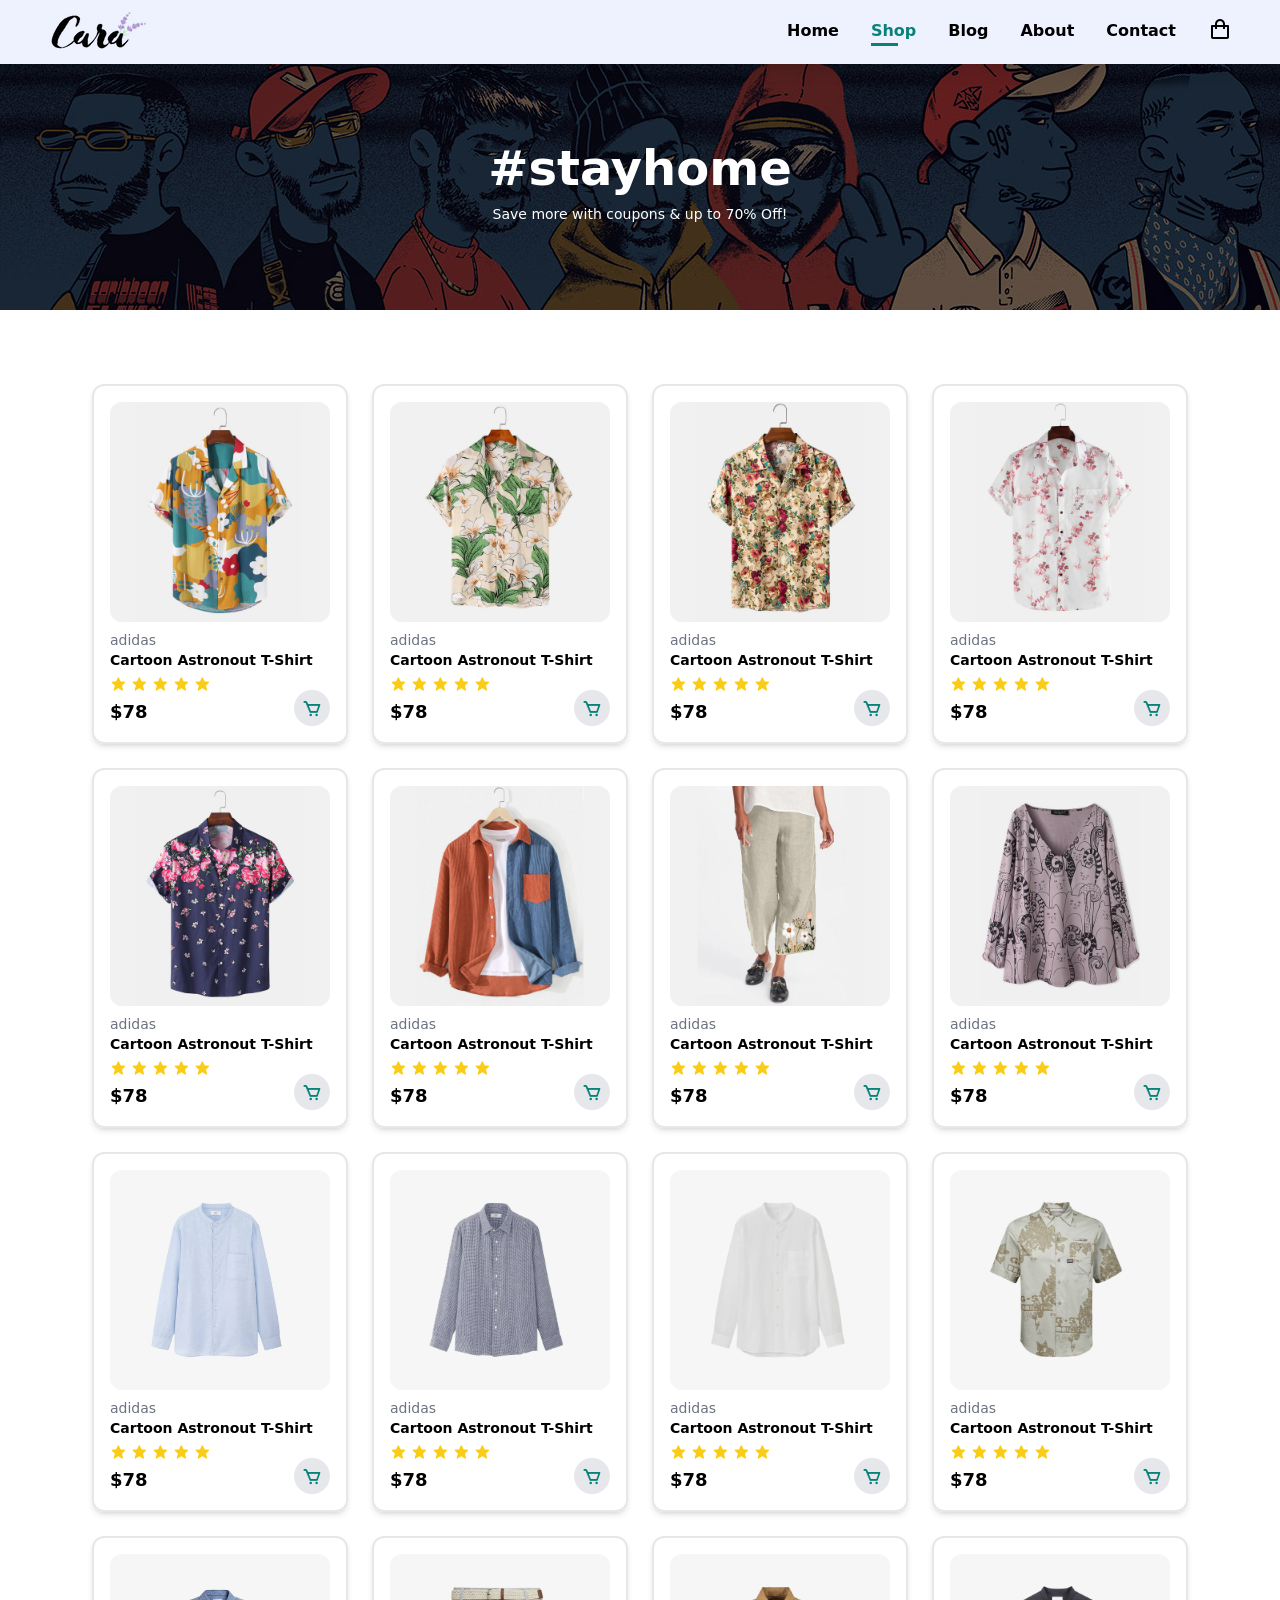
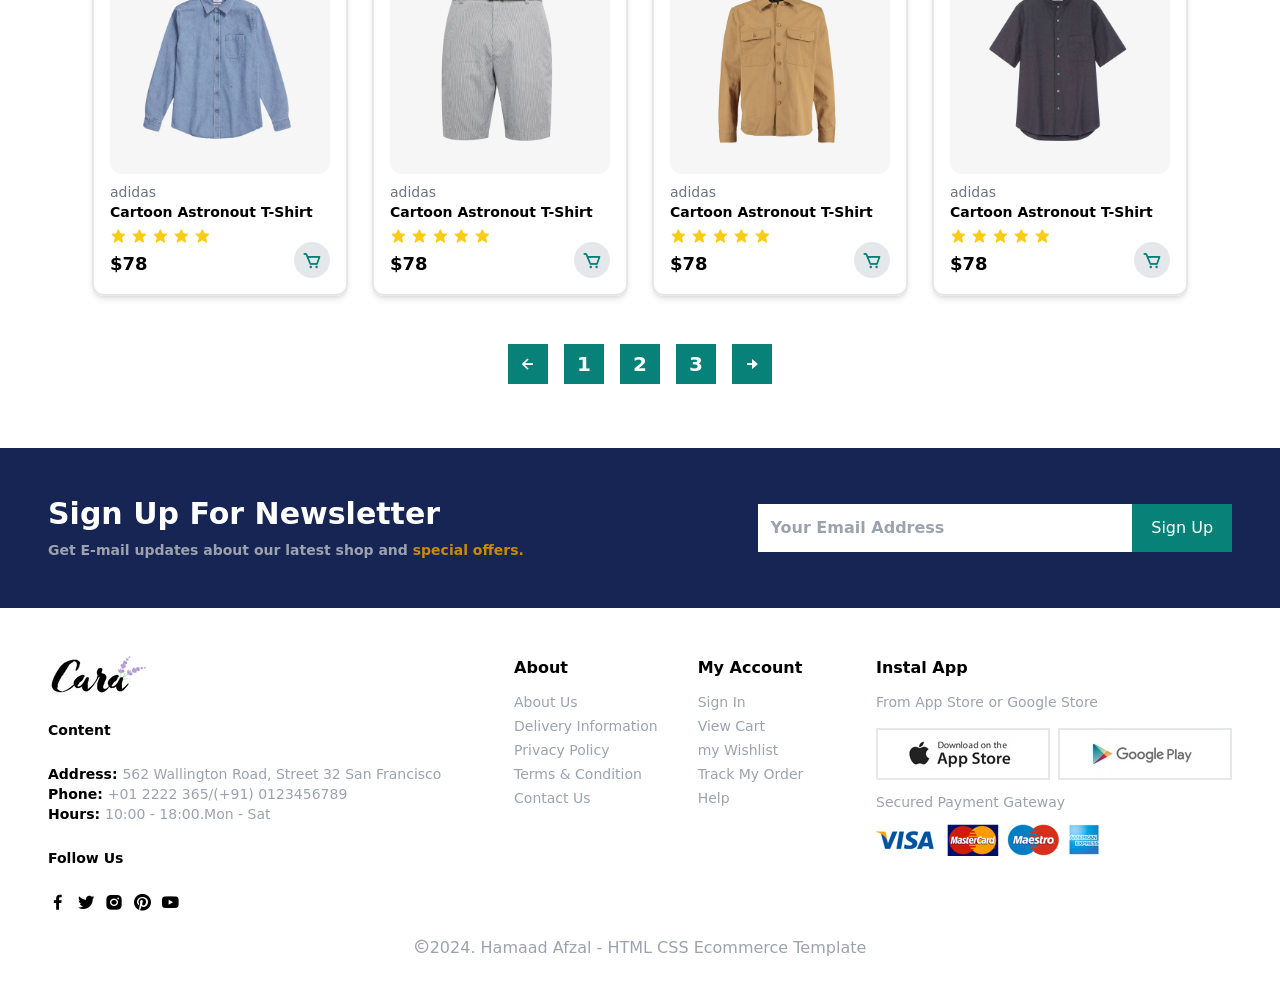
<file: shop.html>
<!DOCTYPE html>
<html lang="en">

<head>
    <meta charset="UTF-8">
    <meta name="viewport" content="width=device-width, initial-scale=1.0">
    <title>Ecommerce Store | Shop Page</title>
    <link rel="stylesheet" href="css/main.css">
    <link href='https://unpkg.com/boxicons@2.1.4/css/boxicons.min.css' rel='stylesheet'>
</head>

<body>

    <!-- navbar -->
    <!-- nav container -->
    <div class="bg-indigo-50 px-6 md:px-12 fixed z-50 w-full shadow-lg">
        <nav class="h-16 flex items-center justify-between">
            <!-- logo -->
            <div>
                <a href="index.html"><img src="img/logo.png" alt=""></a>
            </div>
            <!-- navlinks -->
            <ul class="flex items-center gap-4 md:gap-8">
                <li class="hidden md:block underlineLink font-semibold "><a href="index.html">Home</a></li>
                <li class="hidden md:block underlineLink font-semibold active"><a href="shop.html">Shop</a></li>
                <li class="hidden md:block underlineLink font-semibold"><a href="blog.html">Blog</a></li>
                <li class="hidden md:block underlineLink font-semibold"><a href="about.html">About</a></li>
                <li class="hidden md:block underlineLink font-semibold"><a href="contact.html">Contact</a></li>
                <li class="text-3xl md:text-2xl"><a href="cartPage.html"><i class='bx bx-shopping-bag'></i></a></li>
                <li id="menuIcon" class="block md:hidden text-4xl cursor-pointer"><i class='bx bx-menu-alt-right'></i></li>
            </ul>
        </nav>

        <!-- mobile navbar -->

        <div id="navbar" class="block md:hidden absolute top-0 right-0 left-0 w-full h-screen bg-indigo-50 translate-x-full">
            <i id="closeMenu" class='bx bx-x text-3xl px-2 pt-4 absolute cursor-pointer'></i>
            <ul class="space-y-3 flex items-center justify-center flex-col h-screen">
                <li class="text-xl font-semibold hover:text-main-color "><a href="index.html">Home</a></li>
                <li class="text-xl font-semibold hover:text-main-color mobileactive"><a href="shop.html">Shop</a></li>
                <li class="text-xl font-semibold hover:text-main-color"><a href="blog.html">Blog</a></li>
                <li class="text-xl font-semibold hover:text-main-color"><a href="about.html">About</a></li>
                <li class="text-xl font-semibold hover:text-main-color"><a href="contact.html">Contact</a></li>
            </ul>
        </div>


    </div>

    <!-- hero-section -->

    <div class=" h-autobg-cover w-full bg-no-repeat bg-center" style="background-image: url(img/banner/b1.jpg); ">
        <!-- hero content -->
        <div class="flex justify-center flex-col px-6 pt-36 pb-24 md:px-12 space-y-3 text-center text-white">
            <h1 class="text-4xl md:text-5xl font-semibold">#stayhome</h1>
            <p class="text-sm">Save more with coupons & up to 70% Off!</p>
        </div>
    </div>

    <!-- all products -->

    <div class="px-6 md:px-12 py-16">
        <!-- featured card container -->
        <div class="flex items-center justify-center gap-6 flex-wrap pb-12">

            <!-- card 1 -->
            <div class="border-2 shadow-md p-4 rounded-xl w-64">
                <a href="productPage.html"><img class="rounded-xl" src="img/products/f1.jpg" alt=""></a>
                <p class="text-sm text-gray-500 pt-2">adidas</p>
                <p class="text-sm font-bold">Cartoon Astronout T-Shirt</p>
                <div class="flex items-end justify-between pt-1">
                    <div>
                        <!-- star container -->
                        <div class="">
                            <i class='bx bxs-star bx-flip-horizontal text-yellow-400'></i>
                            <i class='bx bxs-star bx-flip-horizontal text-yellow-400'></i>
                            <i class='bx bxs-star bx-flip-horizontal text-yellow-400'></i>
                            <i class='bx bxs-star bx-flip-horizontal text-yellow-400'></i>
                            <i class='bx bxs-star bx-flip-horizontal text-yellow-400'></i>
                        </div>
                        <p class="font-bold text-lg ">$78</p>
                    </div>
                    <div>
                        <i
                            class='bx bx-cart text-xl text-main-color bg-gray-200 p-2 rounded-full hover:bg-main-color hover:text-white cursor-pointer transition duration-500'></i>
                    </div>
                </div>
            </div>
            <!-- card 2-->
            <div class="border-2 shadow-md p-4 rounded-xl w-64">
                <img class="rounded-xl" src="img/products/f2.jpg" alt="">
                <p class="text-sm text-gray-500 pt-2">adidas</p>
                <p class="text-sm font-bold">Cartoon Astronout T-Shirt</p>
                <div class="flex items-end justify-between pt-1">
                    <div>
                        <!-- star container -->
                        <div class="">
                            <i class='bx bxs-star bx-flip-horizontal text-yellow-400'></i>
                            <i class='bx bxs-star bx-flip-horizontal text-yellow-400'></i>
                            <i class='bx bxs-star bx-flip-horizontal text-yellow-400'></i>
                            <i class='bx bxs-star bx-flip-horizontal text-yellow-400'></i>
                            <i class='bx bxs-star bx-flip-horizontal text-yellow-400'></i>
                        </div>
                        <p class="font-bold text-lg ">$78</p>
                    </div>
                    <div>
                        <i
                            class='bx bx-cart text-xl text-main-color bg-gray-200 p-2 rounded-full hover:bg-main-color hover:text-white cursor-pointer transition duration-500'></i>
                    </div>
                </div>
            </div>
            <!-- card 3 -->
            <div class="border-2 shadow-md p-4 rounded-xl w-64">
                <img class="rounded-xl" src="img/products/f3.jpg" alt="">
                <p class="text-sm text-gray-500 pt-2">adidas</p>
                <p class="text-sm font-bold">Cartoon Astronout T-Shirt</p>
                <div class="flex items-end justify-between pt-1">
                    <div>
                        <!-- star container -->
                        <div class="">
                            <i class='bx bxs-star bx-flip-horizontal text-yellow-400'></i>
                            <i class='bx bxs-star bx-flip-horizontal text-yellow-400'></i>
                            <i class='bx bxs-star bx-flip-horizontal text-yellow-400'></i>
                            <i class='bx bxs-star bx-flip-horizontal text-yellow-400'></i>
                            <i class='bx bxs-star bx-flip-horizontal text-yellow-400'></i>
                        </div>
                        <p class="font-bold text-lg ">$78</p>
                    </div>
                    <div>
                        <i
                            class='bx bx-cart text-xl text-main-color bg-gray-200 p-2 rounded-full hover:bg-main-color hover:text-white cursor-pointer transition duration-500'></i>
                    </div>
                </div>
            </div>
            <!-- card 4 -->
            <div class="border-2 shadow-md p-4 rounded-xl w-64">
                <img class="rounded-xl" src="img/products/f4.jpg" alt="">
                <p class="text-sm text-gray-500 pt-2">adidas</p>
                <p class="text-sm font-bold">Cartoon Astronout T-Shirt</p>
                <div class="flex items-end justify-between pt-1">
                    <div>
                        <!-- star container -->
                        <div class="">
                            <i class='bx bxs-star bx-flip-horizontal text-yellow-400'></i>
                            <i class='bx bxs-star bx-flip-horizontal text-yellow-400'></i>
                            <i class='bx bxs-star bx-flip-horizontal text-yellow-400'></i>
                            <i class='bx bxs-star bx-flip-horizontal text-yellow-400'></i>
                            <i class='bx bxs-star bx-flip-horizontal text-yellow-400'></i>
                        </div>
                        <p class="font-bold text-lg ">$78</p>
                    </div>
                    <div>
                        <i
                            class='bx bx-cart text-xl text-main-color bg-gray-200 p-2 rounded-full hover:bg-main-color hover:text-white cursor-pointer transition duration-500'></i>
                    </div>
                </div>
            </div>
            <!-- card 5 -->
            <div class="border-2 shadow-md p-4 rounded-xl w-64">
                <img class="rounded-xl" src="img/products/f5.jpg" alt="">
                <p class="text-sm text-gray-500 pt-2">adidas</p>
                <p class="text-sm font-bold">Cartoon Astronout T-Shirt</p>
                <div class="flex items-end justify-between pt-1">
                    <div>
                        <!-- star container -->
                        <div class="">
                            <i class='bx bxs-star bx-flip-horizontal text-yellow-400'></i>
                            <i class='bx bxs-star bx-flip-horizontal text-yellow-400'></i>
                            <i class='bx bxs-star bx-flip-horizontal text-yellow-400'></i>
                            <i class='bx bxs-star bx-flip-horizontal text-yellow-400'></i>
                            <i class='bx bxs-star bx-flip-horizontal text-yellow-400'></i>
                        </div>
                        <p class="font-bold text-lg ">$78</p>
                    </div>
                    <div>
                        <i
                            class='bx bx-cart text-xl text-main-color bg-gray-200 p-2 rounded-full hover:bg-main-color hover:text-white cursor-pointer transition duration-500'></i>
                    </div>
                </div>
            </div>
            <!-- card 6 -->
            <div class="border-2 shadow-md p-4 rounded-xl w-64">
                <img class="rounded-xl" src="img/products/f6.jpg" alt="">
                <p class="text-sm text-gray-500 pt-2">adidas</p>
                <p class="text-sm font-bold">Cartoon Astronout T-Shirt</p>
                <div class="flex items-end justify-between pt-1">
                    <div>
                        <!-- star container -->
                        <div class="">
                            <i class='bx bxs-star bx-flip-horizontal text-yellow-400'></i>
                            <i class='bx bxs-star bx-flip-horizontal text-yellow-400'></i>
                            <i class='bx bxs-star bx-flip-horizontal text-yellow-400'></i>
                            <i class='bx bxs-star bx-flip-horizontal text-yellow-400'></i>
                            <i class='bx bxs-star bx-flip-horizontal text-yellow-400'></i>
                        </div>
                        <p class="font-bold text-lg ">$78</p>
                    </div>
                    <div>
                        <i
                            class='bx bx-cart text-xl text-main-color bg-gray-200 p-2 rounded-full hover:bg-main-color hover:text-white cursor-pointer transition duration-500'></i>
                    </div>
                </div>
            </div>
            <!-- card 7 -->
            <div class="border-2 shadow-md p-4 rounded-xl w-64">
                <img class="rounded-xl" src="img/products/f7.jpg" alt="">
                <p class="text-sm text-gray-500 pt-2">adidas</p>
                <p class="text-sm font-bold">Cartoon Astronout T-Shirt</p>
                <div class="flex items-end justify-between pt-1">
                    <div>
                        <!-- star container -->
                        <div class="">
                            <i class='bx bxs-star bx-flip-horizontal text-yellow-400'></i>
                            <i class='bx bxs-star bx-flip-horizontal text-yellow-400'></i>
                            <i class='bx bxs-star bx-flip-horizontal text-yellow-400'></i>
                            <i class='bx bxs-star bx-flip-horizontal text-yellow-400'></i>
                            <i class='bx bxs-star bx-flip-horizontal text-yellow-400'></i>
                        </div>
                        <p class="font-bold text-lg ">$78</p>
                    </div>
                    <div>
                        <i
                            class='bx bx-cart text-xl text-main-color bg-gray-200 p-2 rounded-full hover:bg-main-color hover:text-white cursor-pointer transition duration-500'></i>
                    </div>
                </div>
            </div>
            <!-- card 8 -->
            <div class="border-2 shadow-md p-4 rounded-xl w-64">
                <img class="rounded-xl" src="img/products/f8.jpg" alt="">
                <p class="text-sm text-gray-500 pt-2">adidas</p>
                <p class="text-sm font-bold">Cartoon Astronout T-Shirt</p>
                <div class="flex items-end justify-between pt-1">
                    <div>
                        <!-- star container -->
                        <div class="">
                            <i class='bx bxs-star bx-flip-horizontal text-yellow-400'></i>
                            <i class='bx bxs-star bx-flip-horizontal text-yellow-400'></i>
                            <i class='bx bxs-star bx-flip-horizontal text-yellow-400'></i>
                            <i class='bx bxs-star bx-flip-horizontal text-yellow-400'></i>
                            <i class='bx bxs-star bx-flip-horizontal text-yellow-400'></i>
                        </div>
                        <p class="font-bold text-lg ">$78</p>
                    </div>
                    <div>
                        <i
                            class='bx bx-cart text-xl text-main-color bg-gray-200 p-2 rounded-full hover:bg-main-color hover:text-white cursor-pointer transition duration-500'></i>
                    </div>
                </div>
            </div>
            <!-- card 9 -->
            <div class="border-2 shadow-md p-4 rounded-xl w-64">
                <img class="rounded-xl" src="img/products/n1.jpg" alt="">
                <p class="text-sm text-gray-500 pt-2">adidas</p>
                <p class="text-sm font-bold">Cartoon Astronout T-Shirt</p>
                <div class="flex items-end justify-between pt-1">
                    <div>
                        <!-- star container -->
                        <div class="">
                            <i class='bx bxs-star bx-flip-horizontal text-yellow-400'></i>
                            <i class='bx bxs-star bx-flip-horizontal text-yellow-400'></i>
                            <i class='bx bxs-star bx-flip-horizontal text-yellow-400'></i>
                            <i class='bx bxs-star bx-flip-horizontal text-yellow-400'></i>
                            <i class='bx bxs-star bx-flip-horizontal text-yellow-400'></i>
                        </div>
                        <p class="font-bold text-lg ">$78</p>
                    </div>
                    <div>
                        <i
                            class='bx bx-cart text-xl text-main-color bg-gray-200 p-2 rounded-full hover:bg-main-color hover:text-white cursor-pointer transition duration-500'></i>
                    </div>
                </div>
            </div>
            <!-- card 10 -->
            <div class="border-2 shadow-md p-4 rounded-xl w-64">
                <img class="rounded-xl" src="img/products/n2.jpg" alt="">
                <p class="text-sm text-gray-500 pt-2">adidas</p>
                <p class="text-sm font-bold">Cartoon Astronout T-Shirt</p>
                <div class="flex items-end justify-between pt-1">
                    <div>
                        <!-- star container -->
                        <div class="">
                            <i class='bx bxs-star bx-flip-horizontal text-yellow-400'></i>
                            <i class='bx bxs-star bx-flip-horizontal text-yellow-400'></i>
                            <i class='bx bxs-star bx-flip-horizontal text-yellow-400'></i>
                            <i class='bx bxs-star bx-flip-horizontal text-yellow-400'></i>
                            <i class='bx bxs-star bx-flip-horizontal text-yellow-400'></i>
                        </div>
                        <p class="font-bold text-lg ">$78</p>
                    </div>
                    <div>
                        <i
                            class='bx bx-cart text-xl text-main-color bg-gray-200 p-2 rounded-full hover:bg-main-color hover:text-white cursor-pointer transition duration-500'></i>
                    </div>
                </div>
            </div>
            <!-- card 11 -->
            <div class="border-2 shadow-md p-4 rounded-xl w-64">
                <img class="rounded-xl" src="img/products/n3.jpg" alt="">
                <p class="text-sm text-gray-500 pt-2">adidas</p>
                <p class="text-sm font-bold">Cartoon Astronout T-Shirt</p>
                <div class="flex items-end justify-between pt-1">
                    <div>
                        <!-- star container -->
                        <div class="">
                            <i class='bx bxs-star bx-flip-horizontal text-yellow-400'></i>
                            <i class='bx bxs-star bx-flip-horizontal text-yellow-400'></i>
                            <i class='bx bxs-star bx-flip-horizontal text-yellow-400'></i>
                            <i class='bx bxs-star bx-flip-horizontal text-yellow-400'></i>
                            <i class='bx bxs-star bx-flip-horizontal text-yellow-400'></i>
                        </div>
                        <p class="font-bold text-lg ">$78</p>
                    </div>
                    <div>
                        <i
                            class='bx bx-cart text-xl text-main-color bg-gray-200 p-2 rounded-full hover:bg-main-color hover:text-white cursor-pointer transition duration-500'></i>
                    </div>
                </div>
            </div>
            <!-- card 12 -->
            <div class="border-2 shadow-md p-4 rounded-xl w-64">
                <img class="rounded-xl" src="img/products/n4.jpg" alt="">
                <p class="text-sm text-gray-500 pt-2">adidas</p>
                <p class="text-sm font-bold">Cartoon Astronout T-Shirt</p>
                <div class="flex items-end justify-between pt-1">
                    <div>
                        <!-- star container -->
                        <div class="">
                            <i class='bx bxs-star bx-flip-horizontal text-yellow-400'></i>
                            <i class='bx bxs-star bx-flip-horizontal text-yellow-400'></i>
                            <i class='bx bxs-star bx-flip-horizontal text-yellow-400'></i>
                            <i class='bx bxs-star bx-flip-horizontal text-yellow-400'></i>
                            <i class='bx bxs-star bx-flip-horizontal text-yellow-400'></i>
                        </div>
                        <p class="font-bold text-lg ">$78</p>
                    </div>
                    <div>
                        <i
                            class='bx bx-cart text-xl text-main-color bg-gray-200 p-2 rounded-full hover:bg-main-color hover:text-white cursor-pointer transition duration-500'></i>
                    </div>
                </div>
            </div>
            <!-- card 13 -->
            <div class="border-2 shadow-md p-4 rounded-xl w-64">
                <img class="rounded-xl" src="img/products/n5.jpg" alt="">
                <p class="text-sm text-gray-500 pt-2">adidas</p>
                <p class="text-sm font-bold">Cartoon Astronout T-Shirt</p>
                <div class="flex items-end justify-between pt-1">
                    <div>
                        <!-- star container -->
                        <div class="">
                            <i class='bx bxs-star bx-flip-horizontal text-yellow-400'></i>
                            <i class='bx bxs-star bx-flip-horizontal text-yellow-400'></i>
                            <i class='bx bxs-star bx-flip-horizontal text-yellow-400'></i>
                            <i class='bx bxs-star bx-flip-horizontal text-yellow-400'></i>
                            <i class='bx bxs-star bx-flip-horizontal text-yellow-400'></i>
                        </div>
                        <p class="font-bold text-lg ">$78</p>
                    </div>
                    <div>
                        <i
                            class='bx bx-cart text-xl text-main-color bg-gray-200 p-2 rounded-full hover:bg-main-color hover:text-white cursor-pointer transition duration-500'></i>
                    </div>
                </div>
            </div>
            <!-- card 14 -->
            <div class="border-2 shadow-md p-4 rounded-xl w-64">
                <img class="rounded-xl" src="img/products/n6.jpg" alt="">
                <p class="text-sm text-gray-500 pt-2">adidas</p>
                <p class="text-sm font-bold">Cartoon Astronout T-Shirt</p>
                <div class="flex items-end justify-between pt-1">
                    <div>
                        <!-- star container -->
                        <div class="">
                            <i class='bx bxs-star bx-flip-horizontal text-yellow-400'></i>
                            <i class='bx bxs-star bx-flip-horizontal text-yellow-400'></i>
                            <i class='bx bxs-star bx-flip-horizontal text-yellow-400'></i>
                            <i class='bx bxs-star bx-flip-horizontal text-yellow-400'></i>
                            <i class='bx bxs-star bx-flip-horizontal text-yellow-400'></i>
                        </div>
                        <p class="font-bold text-lg ">$78</p>
                    </div>
                    <div>
                        <i
                            class='bx bx-cart text-xl text-main-color bg-gray-200 p-2 rounded-full hover:bg-main-color hover:text-white cursor-pointer transition duration-500'></i>
                    </div>
                </div>
            </div>
            <!-- card 15 -->
            <div class="border-2 shadow-md p-4 rounded-xl w-64">
                <img class="rounded-xl" src="img/products/n7.jpg" alt="">
                <p class="text-sm text-gray-500 pt-2">adidas</p>
                <p class="text-sm font-bold">Cartoon Astronout T-Shirt</p>
                <div class="flex items-end justify-between pt-1">
                    <div>
                        <!-- star container -->
                        <div class="">
                            <i class='bx bxs-star bx-flip-horizontal text-yellow-400'></i>
                            <i class='bx bxs-star bx-flip-horizontal text-yellow-400'></i>
                            <i class='bx bxs-star bx-flip-horizontal text-yellow-400'></i>
                            <i class='bx bxs-star bx-flip-horizontal text-yellow-400'></i>
                            <i class='bx bxs-star bx-flip-horizontal text-yellow-400'></i>
                        </div>
                        <p class="font-bold text-lg ">$78</p>
                    </div>
                    <div>
                        <i
                            class='bx bx-cart text-xl text-main-color bg-gray-200 p-2 rounded-full hover:bg-main-color hover:text-white cursor-pointer transition duration-500'></i>
                    </div>
                </div>
            </div>
            <!-- card 16 -->
            <div class="border-2 shadow-md p-4 rounded-xl w-64">
                <img class="rounded-xl" src="img/products/n8.jpg" alt="">
                <p class="text-sm text-gray-500 pt-2">adidas</p>
                <p class="text-sm font-bold">Cartoon Astronout T-Shirt</p>
                <div class="flex items-end justify-between pt-1">
                    <div>
                        <!-- star container -->
                        <div class="">
                            <i class='bx bxs-star bx-flip-horizontal text-yellow-400'></i>
                            <i class='bx bxs-star bx-flip-horizontal text-yellow-400'></i>
                            <i class='bx bxs-star bx-flip-horizontal text-yellow-400'></i>
                            <i class='bx bxs-star bx-flip-horizontal text-yellow-400'></i>
                            <i class='bx bxs-star bx-flip-horizontal text-yellow-400'></i>
                        </div>
                        <p class="font-bold text-lg ">$78</p>
                    </div>
                    <div>
                        <i
                            class='bx bx-cart text-xl text-main-color bg-gray-200 p-2 rounded-full hover:bg-main-color hover:text-white cursor-pointer transition duration-500'></i>
                    </div>
                </div>
            </div>
        </div>

        <!-- pagination -->

        <div class="flex items-center justify-center gap-4">
            <div
                class="bg-main-color text-white w-10 h-10 flex items-center justify-center cursor-pointer hover:border-2 hover:border-main-color hover:text-main-color hover:bg-transparent text-xl font-bold transition duration-500">
                <i class='bx bx-left-arrow-alt'></i>
            </div>
            <div
                class="bg-main-color text-white w-10 h-10 flex items-center justify-center cursor-pointer hover:border-2 hover:border-main-color hover:text-main-color hover:bg-transparent text-xl font-bold transition duration-500">
                1</div>
            <div
                class="bg-main-color text-white w-10 h-10 flex items-center justify-center cursor-pointer hover:border-2 hover:border-main-color hover:text-main-color hover:bg-transparent text-xl font-bold transition duration-500">
                2</div>
            <div
                class="bg-main-color text-white w-10 h-10 flex items-center justify-center cursor-pointer hover:border-2 hover:border-main-color hover:text-main-color hover:bg-transparent text-xl font-bold transition duration-500">
                3</div>
            <div
                class="bg-main-color text-white w-10 h-10 flex items-center justify-center cursor-pointer hover:border-2 hover:border-main-color hover:text-main-color hover:bg-transparent text-xl font-bold transition duration-500">
                <i class='bx bxs-right-arrow-alt'></i>
            </div>
        </div>

    </div>

    <!-- newsletter -->

    <div
        class="w-full px-6 md:px-12 py-12 bg-blue-950 flex items-start md:items-center justify-between flex-col md:flex-row">
        <div class="w-full md:w-1/2 text-white">
            <h1 class="text-3xl font-semibold pb-2">Sign Up For Newsletter</h1>
            <p class="text-sm text-gray-400 font-semibold">Get E-mail updates about our latest shop and <span
                    class="text-yellow-600">special offers.</span> </p>
        </div>
        <div class="w-full md:w-2/5 mt-8 md:mt-0 bg-white flex items-center justify-between">
            <input class="w-full p-3 border-none outline-none font-semibold" type="text"
                placeholder="Your Email Address">
            <button class="bg-main-color text-white w-32 py-3">Sign Up</button>
        </div>
    </div>

    <!-- footer -->

    <footer class="px-6 md:px-12 pt-12 flex items-start justify-between flex-wrap">
        <!-- col 1 -->
        <div class="max-w-md">
            <img src="img/logo.png" alt="">
            <p class="font-bold text-sm py-6">Content</p>
            <h5 class="text-sm text-gray-400"><span class="font-semibold text-black">Address: </span>562 Wallington
                Road, Street 32 San Francisco</h5>
            <h5 class="text-sm text-gray-400"><span class="font-semibold text-black">Phone: </span>+01 2222 365/(+91)
                0123456789</h5>
            <h5 class="text-sm text-gray-400"><span class="font-semibold text-black">Hours: </span>10:00 - 18:00.Mon -
                Sat</h5>
            <p class="text-sm font-bold py-6">Follow Us</p>
            <!-- social icons -->
            <div class="flex items-center gap-2">
                <i class='bx bxl-facebook text-xl'></i>
                <i class='bx bxl-twitter text-xl'></i>
                <i class='bx bxl-instagram-alt text-xl'></i>
                <i class='bx bxl-pinterest text-xl'></i>
                <i class='bx bxl-youtube text-xl'></i>
            </div>
        </div>
        <!-- col 2 -->
        <div class="max-w-2xl mt-6 md:mt-0">
            <!-- col 2 row -->
            <div class="w-1/2 flex justify-between items-center gap-10">
                <!-- sub col 1 -->
                <div class="">
                    <h3 class="font-bold pb-3">About</h3>
                    <h3 class="text-gray-400 text-sm whitespace-nowrap pb-1">About Us</h3>
                    <h3 class="text-gray-400 text-sm whitespace-nowrap pb-1">Delivery Information</h3>
                    <h3 class="text-gray-400 text-sm whitespace-nowrap pb-1">Privacy Policy</h3>
                    <h3 class="text-gray-400 text-sm whitespace-nowrap pb-1">Terms & Condition</h3>
                    <h3 class="text-gray-400 text-sm whitespace-nowrap">Contact Us</h3>
                </div>
                <!-- sub col 2 -->
                <div class="">
                    <h3 class="font-bold pb-3">My Account</h3>
                    <h3 class="text-gray-400 text-sm whitespace-nowrap pb-1">Sign In</h3>
                    <h3 class="text-gray-400 text-sm whitespace-nowrap pb-1">View Cart</h3>
                    <h3 class="text-gray-400 text-sm whitespace-nowrap pb-1">my Wishlist</h3>
                    <h3 class="text-gray-400 text-sm whitespace-nowrap pb-1">Track My Order</h3>
                    <h3 class="text-gray-400 text-sm whitespace-nowrap">Help</h3>
                </div>
            </div>

        </div>
        <!-- col 3 -->
        <div class="max-w-md mt-6 md:mt-0">
            <h5 class="font-bold pb-3">Instal App</h5>
            <p class="text-gray-400 text-sm whitespace-nowrap pb-1">From App Store or Google Store</p>
            <div class="flex gap-2 py-3 flex-col md:flex-row">
                <img class="border-2" src="img/pay/app.jpg" alt="">
                <img class="border-2" src="img/pay/play.jpg" alt="">
            </div>
            <p class="text-gray-400 text-sm whitespace-nowrap pb-3">Secured Payment Gateway</p>
            <img src="img/pay/pay.png" alt="">
        </div>
    </footer>

    <p class="text-gray-400 text-center py-6"><i class='bx bx-copyright'></i>2024. Hamaad Afzal - HTML CSS Ecommerce
        Template</p>

            <!-- top btn -->

    <button id="scrollToTopBtn" class="hidden fixed bottom-8 right-6 bg-main-color text-white border-none rounded-md p-2 cursor-pointer text-2xl"><i class='bx bxs-arrow-to-top text-3xl font-bold'></i></button>


    <script src="script.js"></script>
</body>

</html>
</file>
<file: css/main.css>
/*
! tailwindcss v3.4.0 | MIT License | https://tailwindcss.com
*/

/*
1. Prevent padding and border from affecting element width. (https://github.com/mozdevs/cssremedy/issues/4)
2. Allow adding a border to an element by just adding a border-width. (https://github.com/tailwindcss/tailwindcss/pull/116)
*/

*,
::before,
::after {
  box-sizing: border-box;
  /* 1 */
  border-width: 0;
  /* 2 */
  border-style: solid;
  /* 2 */
  border-color: #e5e7eb;
  /* 2 */
}

::before,
::after {
  --tw-content: '';
}

/*
1. Use a consistent sensible line-height in all browsers.
2. Prevent adjustments of font size after orientation changes in iOS.
3. Use a more readable tab size.
4. Use the user's configured `sans` font-family by default.
5. Use the user's configured `sans` font-feature-settings by default.
6. Use the user's configured `sans` font-variation-settings by default.
7. Disable tap highlights on iOS
*/

html,
:host {
  line-height: 1.5;
  /* 1 */
  -webkit-text-size-adjust: 100%;
  /* 2 */
  -moz-tab-size: 4;
  /* 3 */
  -o-tab-size: 4;
     tab-size: 4;
  /* 3 */
  font-family: ui-sans-serif, system-ui, sans-serif, "Apple Color Emoji", "Segoe UI Emoji", "Segoe UI Symbol", "Noto Color Emoji";
  /* 4 */
  font-feature-settings: normal;
  /* 5 */
  font-variation-settings: normal;
  /* 6 */
  -webkit-tap-highlight-color: transparent;
  /* 7 */
}

/*
1. Remove the margin in all browsers.
2. Inherit line-height from `html` so users can set them as a class directly on the `html` element.
*/

body {
  margin: 0;
  /* 1 */
  line-height: inherit;
  /* 2 */
}

/*
1. Add the correct height in Firefox.
2. Correct the inheritance of border color in Firefox. (https://bugzilla.mozilla.org/show_bug.cgi?id=190655)
3. Ensure horizontal rules are visible by default.
*/

hr {
  height: 0;
  /* 1 */
  color: inherit;
  /* 2 */
  border-top-width: 1px;
  /* 3 */
}

/*
Add the correct text decoration in Chrome, Edge, and Safari.
*/

abbr:where([title]) {
  -webkit-text-decoration: underline dotted;
          text-decoration: underline dotted;
}

/*
Remove the default font size and weight for headings.
*/

h1,
h2,
h3,
h4,
h5,
h6 {
  font-size: inherit;
  font-weight: inherit;
}

/*
Reset links to optimize for opt-in styling instead of opt-out.
*/

a {
  color: inherit;
  text-decoration: inherit;
}

/*
Add the correct font weight in Edge and Safari.
*/

b,
strong {
  font-weight: bolder;
}

/*
1. Use the user's configured `mono` font-family by default.
2. Use the user's configured `mono` font-feature-settings by default.
3. Use the user's configured `mono` font-variation-settings by default.
4. Correct the odd `em` font sizing in all browsers.
*/

code,
kbd,
samp,
pre {
  font-family: ui-monospace, SFMono-Regular, Menlo, Monaco, Consolas, "Liberation Mono", "Courier New", monospace;
  /* 1 */
  font-feature-settings: normal;
  /* 2 */
  font-variation-settings: normal;
  /* 3 */
  font-size: 1em;
  /* 4 */
}

/*
Add the correct font size in all browsers.
*/

small {
  font-size: 80%;
}

/*
Prevent `sub` and `sup` elements from affecting the line height in all browsers.
*/

sub,
sup {
  font-size: 75%;
  line-height: 0;
  position: relative;
  vertical-align: baseline;
}

sub {
  bottom: -0.25em;
}

sup {
  top: -0.5em;
}

/*
1. Remove text indentation from table contents in Chrome and Safari. (https://bugs.chromium.org/p/chromium/issues/detail?id=999088, https://bugs.webkit.org/show_bug.cgi?id=201297)
2. Correct table border color inheritance in all Chrome and Safari. (https://bugs.chromium.org/p/chromium/issues/detail?id=935729, https://bugs.webkit.org/show_bug.cgi?id=195016)
3. Remove gaps between table borders by default.
*/

table {
  text-indent: 0;
  /* 1 */
  border-color: inherit;
  /* 2 */
  border-collapse: collapse;
  /* 3 */
}

/*
1. Change the font styles in all browsers.
2. Remove the margin in Firefox and Safari.
3. Remove default padding in all browsers.
*/

button,
input,
optgroup,
select,
textarea {
  font-family: inherit;
  /* 1 */
  font-feature-settings: inherit;
  /* 1 */
  font-variation-settings: inherit;
  /* 1 */
  font-size: 100%;
  /* 1 */
  font-weight: inherit;
  /* 1 */
  line-height: inherit;
  /* 1 */
  color: inherit;
  /* 1 */
  margin: 0;
  /* 2 */
  padding: 0;
  /* 3 */
}

/*
Remove the inheritance of text transform in Edge and Firefox.
*/

button,
select {
  text-transform: none;
}

/*
1. Correct the inability to style clickable types in iOS and Safari.
2. Remove default button styles.
*/

button,
[type='button'],
[type='reset'],
[type='submit'] {
  -webkit-appearance: button;
  /* 1 */
  background-color: transparent;
  /* 2 */
  background-image: none;
  /* 2 */
}

/*
Use the modern Firefox focus style for all focusable elements.
*/

:-moz-focusring {
  outline: auto;
}

/*
Remove the additional `:invalid` styles in Firefox. (https://github.com/mozilla/gecko-dev/blob/2f9eacd9d3d995c937b4251a5557d95d494c9be1/layout/style/res/forms.css#L728-L737)
*/

:-moz-ui-invalid {
  box-shadow: none;
}

/*
Add the correct vertical alignment in Chrome and Firefox.
*/

progress {
  vertical-align: baseline;
}

/*
Correct the cursor style of increment and decrement buttons in Safari.
*/

::-webkit-inner-spin-button,
::-webkit-outer-spin-button {
  height: auto;
}

/*
1. Correct the odd appearance in Chrome and Safari.
2. Correct the outline style in Safari.
*/

[type='search'] {
  -webkit-appearance: textfield;
  /* 1 */
  outline-offset: -2px;
  /* 2 */
}

/*
Remove the inner padding in Chrome and Safari on macOS.
*/

::-webkit-search-decoration {
  -webkit-appearance: none;
}

/*
1. Correct the inability to style clickable types in iOS and Safari.
2. Change font properties to `inherit` in Safari.
*/

::-webkit-file-upload-button {
  -webkit-appearance: button;
  /* 1 */
  font: inherit;
  /* 2 */
}

/*
Add the correct display in Chrome and Safari.
*/

summary {
  display: list-item;
}

/*
Removes the default spacing and border for appropriate elements.
*/

blockquote,
dl,
dd,
h1,
h2,
h3,
h4,
h5,
h6,
hr,
figure,
p,
pre {
  margin: 0;
}

fieldset {
  margin: 0;
  padding: 0;
}

legend {
  padding: 0;
}

ol,
ul,
menu {
  list-style: none;
  margin: 0;
  padding: 0;
}

/*
Reset default styling for dialogs.
*/

dialog {
  padding: 0;
}

/*
Prevent resizing textareas horizontally by default.
*/

textarea {
  resize: vertical;
}

/*
1. Reset the default placeholder opacity in Firefox. (https://github.com/tailwindlabs/tailwindcss/issues/3300)
2. Set the default placeholder color to the user's configured gray 400 color.
*/

input::-moz-placeholder, textarea::-moz-placeholder {
  opacity: 1;
  /* 1 */
  color: #9ca3af;
  /* 2 */
}

input::placeholder,
textarea::placeholder {
  opacity: 1;
  /* 1 */
  color: #9ca3af;
  /* 2 */
}

/*
Set the default cursor for buttons.
*/

button,
[role="button"] {
  cursor: pointer;
}

/*
Make sure disabled buttons don't get the pointer cursor.
*/

:disabled {
  cursor: default;
}

/*
1. Make replaced elements `display: block` by default. (https://github.com/mozdevs/cssremedy/issues/14)
2. Add `vertical-align: middle` to align replaced elements more sensibly by default. (https://github.com/jensimmons/cssremedy/issues/14#issuecomment-634934210)
   This can trigger a poorly considered lint error in some tools but is included by design.
*/

img,
svg,
video,
canvas,
audio,
iframe,
embed,
object {
  display: block;
  /* 1 */
  vertical-align: middle;
  /* 2 */
}

/*
Constrain images and videos to the parent width and preserve their intrinsic aspect ratio. (https://github.com/mozdevs/cssremedy/issues/14)
*/

img,
video {
  max-width: 100%;
  height: auto;
}

/* Make elements with the HTML hidden attribute stay hidden by default */

[hidden] {
  display: none;
}

*, ::before, ::after {
  --tw-border-spacing-x: 0;
  --tw-border-spacing-y: 0;
  --tw-translate-x: 0;
  --tw-translate-y: 0;
  --tw-rotate: 0;
  --tw-skew-x: 0;
  --tw-skew-y: 0;
  --tw-scale-x: 1;
  --tw-scale-y: 1;
  --tw-pan-x:  ;
  --tw-pan-y:  ;
  --tw-pinch-zoom:  ;
  --tw-scroll-snap-strictness: proximity;
  --tw-gradient-from-position:  ;
  --tw-gradient-via-position:  ;
  --tw-gradient-to-position:  ;
  --tw-ordinal:  ;
  --tw-slashed-zero:  ;
  --tw-numeric-figure:  ;
  --tw-numeric-spacing:  ;
  --tw-numeric-fraction:  ;
  --tw-ring-inset:  ;
  --tw-ring-offset-width: 0px;
  --tw-ring-offset-color: #fff;
  --tw-ring-color: rgb(59 130 246 / 0.5);
  --tw-ring-offset-shadow: 0 0 #0000;
  --tw-ring-shadow: 0 0 #0000;
  --tw-shadow: 0 0 #0000;
  --tw-shadow-colored: 0 0 #0000;
  --tw-blur:  ;
  --tw-brightness:  ;
  --tw-contrast:  ;
  --tw-grayscale:  ;
  --tw-hue-rotate:  ;
  --tw-invert:  ;
  --tw-saturate:  ;
  --tw-sepia:  ;
  --tw-drop-shadow:  ;
  --tw-backdrop-blur:  ;
  --tw-backdrop-brightness:  ;
  --tw-backdrop-contrast:  ;
  --tw-backdrop-grayscale:  ;
  --tw-backdrop-hue-rotate:  ;
  --tw-backdrop-invert:  ;
  --tw-backdrop-opacity:  ;
  --tw-backdrop-saturate:  ;
  --tw-backdrop-sepia:  ;
}

::backdrop {
  --tw-border-spacing-x: 0;
  --tw-border-spacing-y: 0;
  --tw-translate-x: 0;
  --tw-translate-y: 0;
  --tw-rotate: 0;
  --tw-skew-x: 0;
  --tw-skew-y: 0;
  --tw-scale-x: 1;
  --tw-scale-y: 1;
  --tw-pan-x:  ;
  --tw-pan-y:  ;
  --tw-pinch-zoom:  ;
  --tw-scroll-snap-strictness: proximity;
  --tw-gradient-from-position:  ;
  --tw-gradient-via-position:  ;
  --tw-gradient-to-position:  ;
  --tw-ordinal:  ;
  --tw-slashed-zero:  ;
  --tw-numeric-figure:  ;
  --tw-numeric-spacing:  ;
  --tw-numeric-fraction:  ;
  --tw-ring-inset:  ;
  --tw-ring-offset-width: 0px;
  --tw-ring-offset-color: #fff;
  --tw-ring-color: rgb(59 130 246 / 0.5);
  --tw-ring-offset-shadow: 0 0 #0000;
  --tw-ring-shadow: 0 0 #0000;
  --tw-shadow: 0 0 #0000;
  --tw-shadow-colored: 0 0 #0000;
  --tw-blur:  ;
  --tw-brightness:  ;
  --tw-contrast:  ;
  --tw-grayscale:  ;
  --tw-hue-rotate:  ;
  --tw-invert:  ;
  --tw-saturate:  ;
  --tw-sepia:  ;
  --tw-drop-shadow:  ;
  --tw-backdrop-blur:  ;
  --tw-backdrop-brightness:  ;
  --tw-backdrop-contrast:  ;
  --tw-backdrop-grayscale:  ;
  --tw-backdrop-hue-rotate:  ;
  --tw-backdrop-invert:  ;
  --tw-backdrop-opacity:  ;
  --tw-backdrop-saturate:  ;
  --tw-backdrop-sepia:  ;
}

.container {
  width: 100%;
}

@media (min-width: 480px) {
  .container {
    max-width: 480px;
  }
}

@media (min-width: 768px) {
  .container {
    max-width: 768px;
  }
}

@media (min-width: 976px) {
  .container {
    max-width: 976px;
  }
}

@media (min-width: 1440px) {
  .container {
    max-width: 1440px;
  }
}

.fixed {
  position: fixed;
}

.absolute {
  position: absolute;
}

.bottom-8 {
  bottom: 2rem;
}

.left-0 {
  left: 0px;
}

.right-0 {
  right: 0px;
}

.right-6 {
  right: 1.5rem;
}

.top-0 {
  top: 0px;
}

.z-50 {
  z-index: 50;
}

.mx-6 {
  margin-left: 1.5rem;
  margin-right: 1.5rem;
}

.mx-auto {
  margin-left: auto;
  margin-right: auto;
}

.my-12 {
  margin-top: 3rem;
  margin-bottom: 3rem;
}

.my-8 {
  margin-top: 2rem;
  margin-bottom: 2rem;
}

.mb-12 {
  margin-bottom: 3rem;
}

.mb-20 {
  margin-bottom: 5rem;
}

.mt-3 {
  margin-top: 0.75rem;
}

.mt-6 {
  margin-top: 1.5rem;
}

.mt-8 {
  margin-top: 2rem;
}

.block {
  display: block;
}

.flex {
  display: flex;
}

.table {
  display: table;
}

.hidden {
  display: none;
}

.h-10 {
  height: 2.5rem;
}

.h-16 {
  height: 4rem;
}

.h-80 {
  height: 20rem;
}

.h-auto {
  height: auto;
}

.h-full {
  height: 100%;
}

.h-screen {
  height: 100vh;
}

.w-1\/2 {
  width: 50%;
}

.w-1\/4 {
  width: 25%;
}

.w-10 {
  width: 2.5rem;
}

.w-10\/12 {
  width: 83.333333%;
}

.w-11\/12 {
  width: 91.666667%;
}

.w-12 {
  width: 3rem;
}

.w-14 {
  width: 3.5rem;
}

.w-16 {
  width: 4rem;
}

.w-24 {
  width: 6rem;
}

.w-28 {
  width: 7rem;
}

.w-32 {
  width: 8rem;
}

.w-36 {
  width: 9rem;
}

.w-40 {
  width: 10rem;
}

.w-48 {
  width: 12rem;
}

.w-60 {
  width: 15rem;
}

.w-64 {
  width: 16rem;
}

.w-80 {
  width: 20rem;
}

.w-full {
  width: 100%;
}

.max-w-2xl {
  max-width: 42rem;
}

.max-w-md {
  max-width: 28rem;
}

.table-auto {
  table-layout: auto;
}

.translate-x-full {
  --tw-translate-x: 100%;
  transform: translate(var(--tw-translate-x), var(--tw-translate-y)) rotate(var(--tw-rotate)) skewX(var(--tw-skew-x)) skewY(var(--tw-skew-y)) scaleX(var(--tw-scale-x)) scaleY(var(--tw-scale-y));
}

.cursor-pointer {
  cursor: pointer;
}

.flex-col {
  flex-direction: column;
}

.flex-wrap {
  flex-wrap: wrap;
}

.items-start {
  align-items: flex-start;
}

.items-end {
  align-items: flex-end;
}

.items-center {
  align-items: center;
}

.justify-center {
  justify-content: center;
}

.justify-between {
  justify-content: space-between;
}

.gap-0 {
  gap: 0px;
}

.gap-10 {
  gap: 2.5rem;
}

.gap-12 {
  gap: 3rem;
}

.gap-2 {
  gap: 0.5rem;
}

.gap-3 {
  gap: 0.75rem;
}

.gap-4 {
  gap: 1rem;
}

.gap-6 {
  gap: 1.5rem;
}

.gap-8 {
  gap: 2rem;
}

.space-y-2 > :not([hidden]) ~ :not([hidden]) {
  --tw-space-y-reverse: 0;
  margin-top: calc(0.5rem * calc(1 - var(--tw-space-y-reverse)));
  margin-bottom: calc(0.5rem * var(--tw-space-y-reverse));
}

.space-y-3 > :not([hidden]) ~ :not([hidden]) {
  --tw-space-y-reverse: 0;
  margin-top: calc(0.75rem * calc(1 - var(--tw-space-y-reverse)));
  margin-bottom: calc(0.75rem * var(--tw-space-y-reverse));
}

.space-y-4 > :not([hidden]) ~ :not([hidden]) {
  --tw-space-y-reverse: 0;
  margin-top: calc(1rem * calc(1 - var(--tw-space-y-reverse)));
  margin-bottom: calc(1rem * var(--tw-space-y-reverse));
}

.space-y-6 > :not([hidden]) ~ :not([hidden]) {
  --tw-space-y-reverse: 0;
  margin-top: calc(1.5rem * calc(1 - var(--tw-space-y-reverse)));
  margin-bottom: calc(1.5rem * var(--tw-space-y-reverse));
}

.space-y-8 > :not([hidden]) ~ :not([hidden]) {
  --tw-space-y-reverse: 0;
  margin-top: calc(2rem * calc(1 - var(--tw-space-y-reverse)));
  margin-bottom: calc(2rem * var(--tw-space-y-reverse));
}

.overflow-x-auto {
  overflow-x: auto;
}

.whitespace-nowrap {
  white-space: nowrap;
}

.text-balance {
  text-wrap: balance;
}

.rounded-full {
  border-radius: 9999px;
}

.rounded-md {
  border-radius: 0.375rem;
}

.rounded-sm {
  border-radius: 0.125rem;
}

.rounded-xl {
  border-radius: 0.75rem;
}

.border {
  border-width: 1px;
}

.border-2 {
  border-width: 2px;
}

.border-b {
  border-bottom-width: 1px;
}

.border-b-2 {
  border-bottom-width: 2px;
}

.border-r {
  border-right-width: 1px;
}

.border-t-2 {
  border-top-width: 2px;
}

.border-none {
  border-style: none;
}

.border-gray-300 {
  --tw-border-opacity: 1;
  border-color: rgb(209 213 219 / var(--tw-border-opacity));
}

.border-gray-500 {
  --tw-border-opacity: 1;
  border-color: rgb(107 114 128 / var(--tw-border-opacity));
}

.border-main-color {
  --tw-border-opacity: 1;
  border-color: rgb(8 129 120 / var(--tw-border-opacity));
}

.border-white {
  --tw-border-opacity: 1;
  border-color: rgb(255 255 255 / var(--tw-border-opacity));
}

.bg-blue-200 {
  --tw-bg-opacity: 1;
  background-color: rgb(191 219 254 / var(--tw-bg-opacity));
}

.bg-blue-950 {
  --tw-bg-opacity: 1;
  background-color: rgb(23 37 84 / var(--tw-bg-opacity));
}

.bg-gray-200 {
  --tw-bg-opacity: 1;
  background-color: rgb(229 231 235 / var(--tw-bg-opacity));
}

.bg-gray-300 {
  --tw-bg-opacity: 1;
  background-color: rgb(209 213 219 / var(--tw-bg-opacity));
}

.bg-green-300 {
  --tw-bg-opacity: 1;
  background-color: rgb(134 239 172 / var(--tw-bg-opacity));
}

.bg-indigo-200 {
  --tw-bg-opacity: 1;
  background-color: rgb(199 210 254 / var(--tw-bg-opacity));
}

.bg-indigo-50 {
  --tw-bg-opacity: 1;
  background-color: rgb(238 242 255 / var(--tw-bg-opacity));
}

.bg-main-color {
  --tw-bg-opacity: 1;
  background-color: rgb(8 129 120 / var(--tw-bg-opacity));
}

.bg-pink-200 {
  --tw-bg-opacity: 1;
  background-color: rgb(251 207 232 / var(--tw-bg-opacity));
}

.bg-teal-400 {
  --tw-bg-opacity: 1;
  background-color: rgb(45 212 191 / var(--tw-bg-opacity));
}

.bg-white {
  --tw-bg-opacity: 1;
  background-color: rgb(255 255 255 / var(--tw-bg-opacity));
}

.bg-yellow-100 {
  --tw-bg-opacity: 1;
  background-color: rgb(254 249 195 / var(--tw-bg-opacity));
}

.bg-cover {
  background-size: cover;
}

.bg-center {
  background-position: center;
}

.bg-top {
  background-position: top;
}

.bg-no-repeat {
  background-repeat: no-repeat;
}

.object-cover {
  -o-object-fit: cover;
     object-fit: cover;
}

.object-top {
  -o-object-position: top;
     object-position: top;
}

.p-1 {
  padding: 0.25rem;
}

.p-12 {
  padding: 3rem;
}

.p-2 {
  padding: 0.5rem;
}

.p-3 {
  padding: 0.75rem;
}

.p-4 {
  padding: 1rem;
}

.px-1 {
  padding-left: 0.25rem;
  padding-right: 0.25rem;
}

.px-2 {
  padding-left: 0.5rem;
  padding-right: 0.5rem;
}

.px-3 {
  padding-left: 0.75rem;
  padding-right: 0.75rem;
}

.px-4 {
  padding-left: 1rem;
  padding-right: 1rem;
}

.px-6 {
  padding-left: 1.5rem;
  padding-right: 1.5rem;
}

.py-0 {
  padding-top: 0px;
  padding-bottom: 0px;
}

.py-0\.5 {
  padding-top: 0.125rem;
  padding-bottom: 0.125rem;
}

.py-1 {
  padding-top: 0.25rem;
  padding-bottom: 0.25rem;
}

.py-1\.5 {
  padding-top: 0.375rem;
  padding-bottom: 0.375rem;
}

.py-10 {
  padding-top: 2.5rem;
  padding-bottom: 2.5rem;
}

.py-12 {
  padding-top: 3rem;
  padding-bottom: 3rem;
}

.py-16 {
  padding-top: 4rem;
  padding-bottom: 4rem;
}

.py-2 {
  padding-top: 0.5rem;
  padding-bottom: 0.5rem;
}

.py-20 {
  padding-top: 5rem;
  padding-bottom: 5rem;
}

.py-3 {
  padding-top: 0.75rem;
  padding-bottom: 0.75rem;
}

.py-6 {
  padding-top: 1.5rem;
  padding-bottom: 1.5rem;
}

.py-8 {
  padding-top: 2rem;
  padding-bottom: 2rem;
}

.pb-1 {
  padding-bottom: 0.25rem;
}

.pb-10 {
  padding-bottom: 2.5rem;
}

.pb-12 {
  padding-bottom: 3rem;
}

.pb-16 {
  padding-bottom: 4rem;
}

.pb-2 {
  padding-bottom: 0.5rem;
}

.pb-20 {
  padding-bottom: 5rem;
}

.pb-24 {
  padding-bottom: 6rem;
}

.pb-3 {
  padding-bottom: 0.75rem;
}

.pb-6 {
  padding-bottom: 1.5rem;
}

.pl-1 {
  padding-left: 0.25rem;
}

.pl-2 {
  padding-left: 0.5rem;
}

.pl-3 {
  padding-left: 0.75rem;
}

.pr-3 {
  padding-right: 0.75rem;
}

.pr-6 {
  padding-right: 1.5rem;
}

.pt-1 {
  padding-top: 0.25rem;
}

.pt-12 {
  padding-top: 3rem;
}

.pt-14 {
  padding-top: 3.5rem;
}

.pt-2 {
  padding-top: 0.5rem;
}

.pt-3 {
  padding-top: 0.75rem;
}

.pt-32 {
  padding-top: 8rem;
}

.pt-36 {
  padding-top: 9rem;
}

.pt-4 {
  padding-top: 1rem;
}

.pt-5 {
  padding-top: 1.25rem;
}

.pt-6 {
  padding-top: 1.5rem;
}

.pt-8 {
  padding-top: 2rem;
}

.text-center {
  text-align: center;
}

.align-middle {
  vertical-align: middle;
}

.text-2xl {
  font-size: 1.5rem;
  line-height: 2rem;
}

.text-3xl {
  font-size: 1.875rem;
  line-height: 2.25rem;
}

.text-4xl {
  font-size: 2.25rem;
  line-height: 2.5rem;
}

.text-5xl {
  font-size: 3rem;
  line-height: 1;
}

.text-\[14px\] {
  font-size: 14px;
}

.text-lg {
  font-size: 1.125rem;
  line-height: 1.75rem;
}

.text-sm {
  font-size: 0.875rem;
  line-height: 1.25rem;
}

.text-xl {
  font-size: 1.25rem;
  line-height: 1.75rem;
}

.font-bold {
  font-weight: 700;
}

.font-semibold {
  font-weight: 600;
}

.uppercase {
  text-transform: uppercase;
}

.text-black {
  --tw-text-opacity: 1;
  color: rgb(0 0 0 / var(--tw-text-opacity));
}

.text-blue-700 {
  --tw-text-opacity: 1;
  color: rgb(29 78 216 / var(--tw-text-opacity));
}

.text-gray-400 {
  --tw-text-opacity: 1;
  color: rgb(156 163 175 / var(--tw-text-opacity));
}

.text-gray-500 {
  --tw-text-opacity: 1;
  color: rgb(107 114 128 / var(--tw-text-opacity));
}

.text-gray-600 {
  --tw-text-opacity: 1;
  color: rgb(75 85 99 / var(--tw-text-opacity));
}

.text-main-color {
  --tw-text-opacity: 1;
  color: rgb(8 129 120 / var(--tw-text-opacity));
}

.text-red-500 {
  --tw-text-opacity: 1;
  color: rgb(239 68 68 / var(--tw-text-opacity));
}

.text-red-600 {
  --tw-text-opacity: 1;
  color: rgb(220 38 38 / var(--tw-text-opacity));
}

.text-white {
  --tw-text-opacity: 1;
  color: rgb(255 255 255 / var(--tw-text-opacity));
}

.text-yellow-400 {
  --tw-text-opacity: 1;
  color: rgb(250 204 21 / var(--tw-text-opacity));
}

.text-yellow-600 {
  --tw-text-opacity: 1;
  color: rgb(202 138 4 / var(--tw-text-opacity));
}

.underline {
  text-decoration-line: underline;
}

.shadow-lg {
  --tw-shadow: 0 10px 15px -3px rgb(0 0 0 / 0.1), 0 4px 6px -4px rgb(0 0 0 / 0.1);
  --tw-shadow-colored: 0 10px 15px -3px var(--tw-shadow-color), 0 4px 6px -4px var(--tw-shadow-color);
  box-shadow: var(--tw-ring-offset-shadow, 0 0 #0000), var(--tw-ring-shadow, 0 0 #0000), var(--tw-shadow);
}

.shadow-md {
  --tw-shadow: 0 4px 6px -1px rgb(0 0 0 / 0.1), 0 2px 4px -2px rgb(0 0 0 / 0.1);
  --tw-shadow-colored: 0 4px 6px -1px var(--tw-shadow-color), 0 2px 4px -2px var(--tw-shadow-color);
  box-shadow: var(--tw-ring-offset-shadow, 0 0 #0000), var(--tw-ring-shadow, 0 0 #0000), var(--tw-shadow);
}

.outline-none {
  outline: 2px solid transparent;
  outline-offset: 2px;
}

.transition {
  transition-property: color, background-color, border-color, text-decoration-color, fill, stroke, opacity, box-shadow, transform, filter, -webkit-backdrop-filter;
  transition-property: color, background-color, border-color, text-decoration-color, fill, stroke, opacity, box-shadow, transform, filter, backdrop-filter;
  transition-property: color, background-color, border-color, text-decoration-color, fill, stroke, opacity, box-shadow, transform, filter, backdrop-filter, -webkit-backdrop-filter;
  transition-timing-function: cubic-bezier(0.4, 0, 0.2, 1);
  transition-duration: 150ms;
}

.duration-500 {
  transition-duration: 500ms;
}

.duration-700 {
  transition-duration: 700ms;
}

.ease-in-out {
  transition-timing-function: cubic-bezier(0.4, 0, 0.2, 1);
}

/* nav links */

nav ul li a:hover,
nav ul li a:active{
  color: #088178;
}

.underlineLink::after{
  content: "";
  width: 0;
  height: 3px;
  background: #088178;
  display: block;
  margin-right: auto;
  transition: 0.5s;
}

.underlineLink:hover::after{
  width: 60%;
}

.active,.activeCart,.mobileactive{
  color: #088178;
}

.active::after{
  content: '';
  width: 60%;
  height: 3px;
  background: #088178;
  display: block;
}

/* table scroll bar */

#scrollableTable::-webkit-scrollbar {
  height: 3px;
}

#scrollableTable::-webkit-scrollbar-track {
  background-color: transparent;
}

#scrollableTable::-webkit-scrollbar-thumb {
  background-color: #ccc;
}

.hover\:border-2:hover {
  border-width: 2px;
}

.hover\:border-main-color:hover {
  --tw-border-opacity: 1;
  border-color: rgb(8 129 120 / var(--tw-border-opacity));
}

.hover\:bg-main-color:hover {
  --tw-bg-opacity: 1;
  background-color: rgb(8 129 120 / var(--tw-bg-opacity));
}

.hover\:bg-transparent:hover {
  background-color: transparent;
}

.hover\:bg-white:hover {
  --tw-bg-opacity: 1;
  background-color: rgb(255 255 255 / var(--tw-bg-opacity));
}

.hover\:text-main-color:hover {
  --tw-text-opacity: 1;
  color: rgb(8 129 120 / var(--tw-text-opacity));
}

.hover\:text-white:hover {
  --tw-text-opacity: 1;
  color: rgb(255 255 255 / var(--tw-text-opacity));
}

@media (min-width: 768px) {
  .md\:mx-12 {
    margin-left: 3rem;
    margin-right: 3rem;
  }

  .md\:mx-20 {
    margin-left: 5rem;
    margin-right: 5rem;
  }

  .md\:mt-0 {
    margin-top: 0px;
  }

  .md\:block {
    display: block;
  }

  .md\:hidden {
    display: none;
  }

  .md\:h-52 {
    height: 13rem;
  }

  .md\:w-1\/2 {
    width: 50%;
  }

  .md\:w-2\/5 {
    width: 40%;
  }

  .md\:w-3\/5 {
    width: 60%;
  }

  .md\:w-4\/6 {
    width: 66.666667%;
  }

  .md\:w-40 {
    width: 10rem;
  }

  .md\:w-8\/12 {
    width: 66.666667%;
  }

  .md\:flex-row {
    flex-direction: row;
  }

  .md\:items-center {
    align-items: center;
  }

  .md\:gap-12 {
    gap: 3rem;
  }

  .md\:gap-8 {
    gap: 2rem;
  }

  .md\:p-16 {
    padding: 4rem;
  }

  .md\:px-12 {
    padding-left: 3rem;
    padding-right: 3rem;
  }

  .md\:px-4 {
    padding-left: 1rem;
    padding-right: 1rem;
  }

  .md\:pt-0 {
    padding-top: 0px;
  }

  .md\:text-2xl {
    font-size: 1.5rem;
    line-height: 2rem;
  }

  .md\:text-5xl {
    font-size: 3rem;
    line-height: 1;
  }
}

@media (min-width: 976px) {
  .lg\:w-10\/12 {
    width: 83.333333%;
  }
}
</file>
